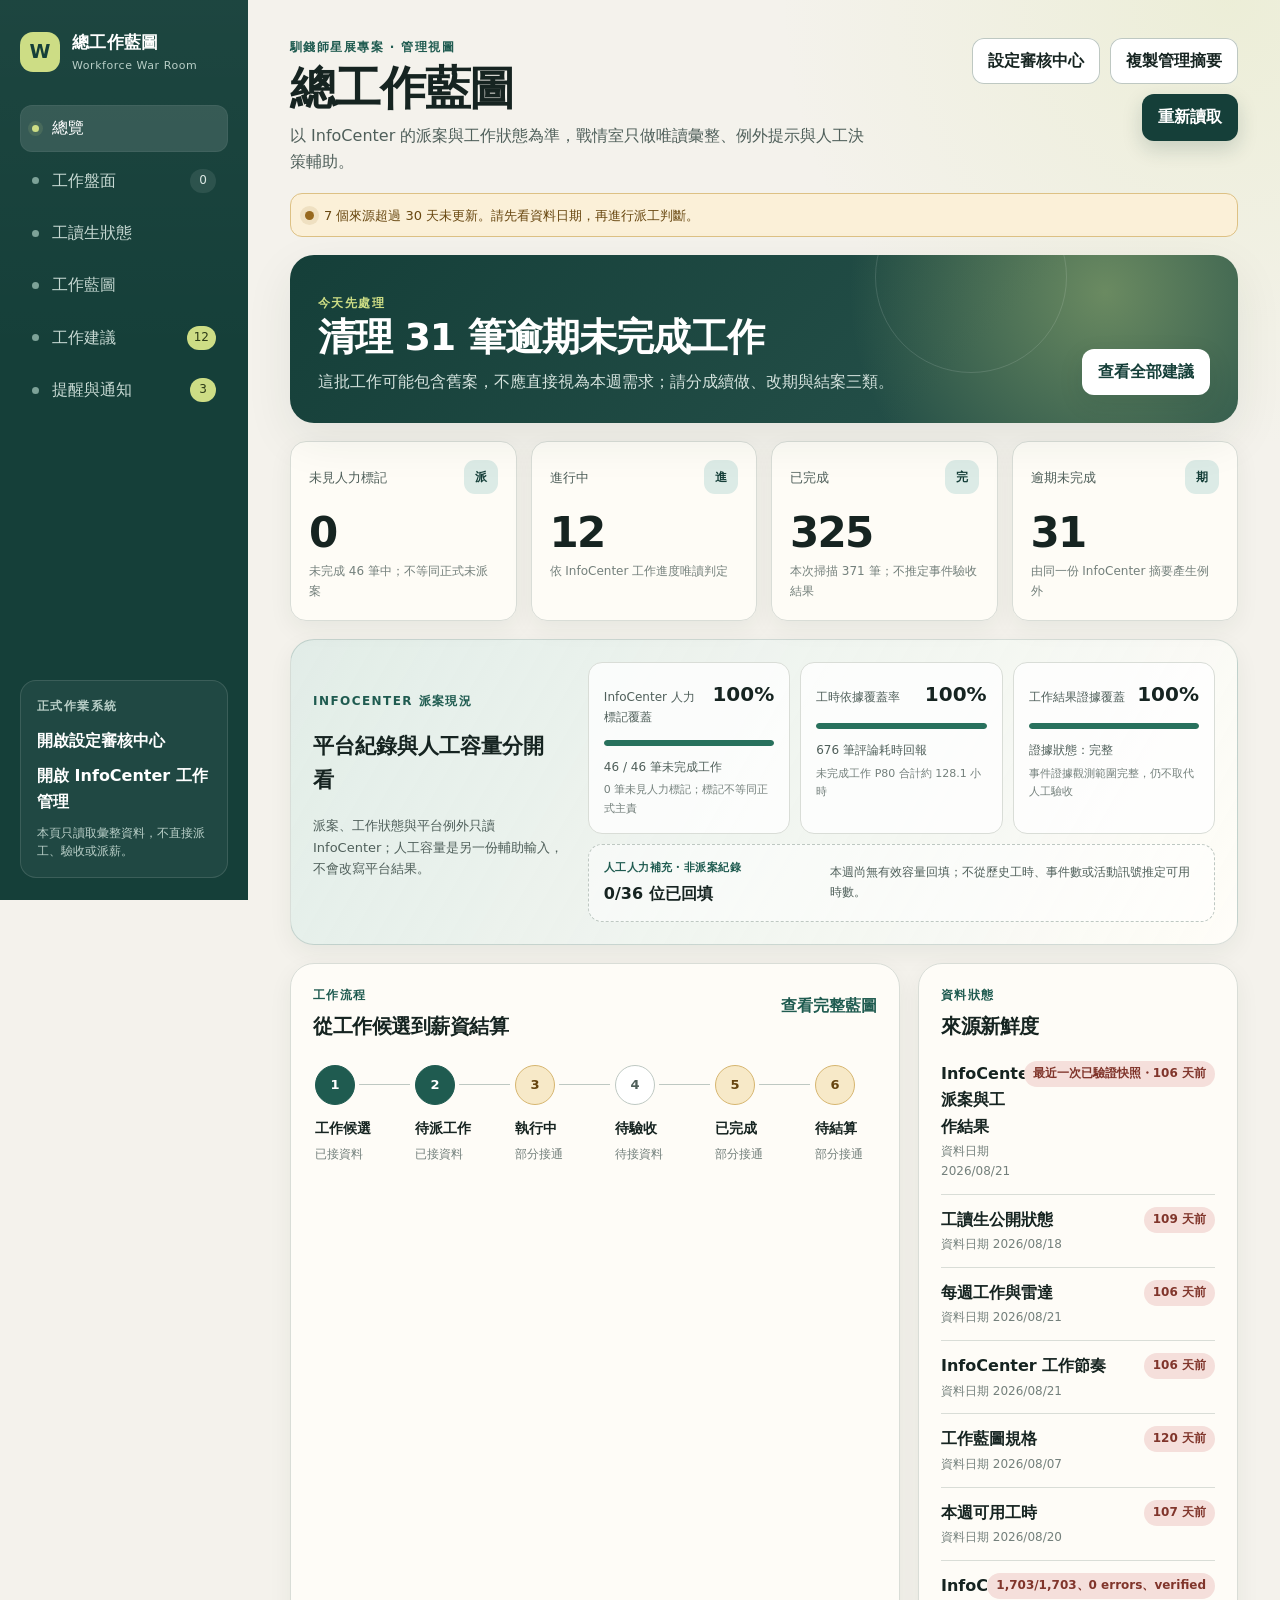
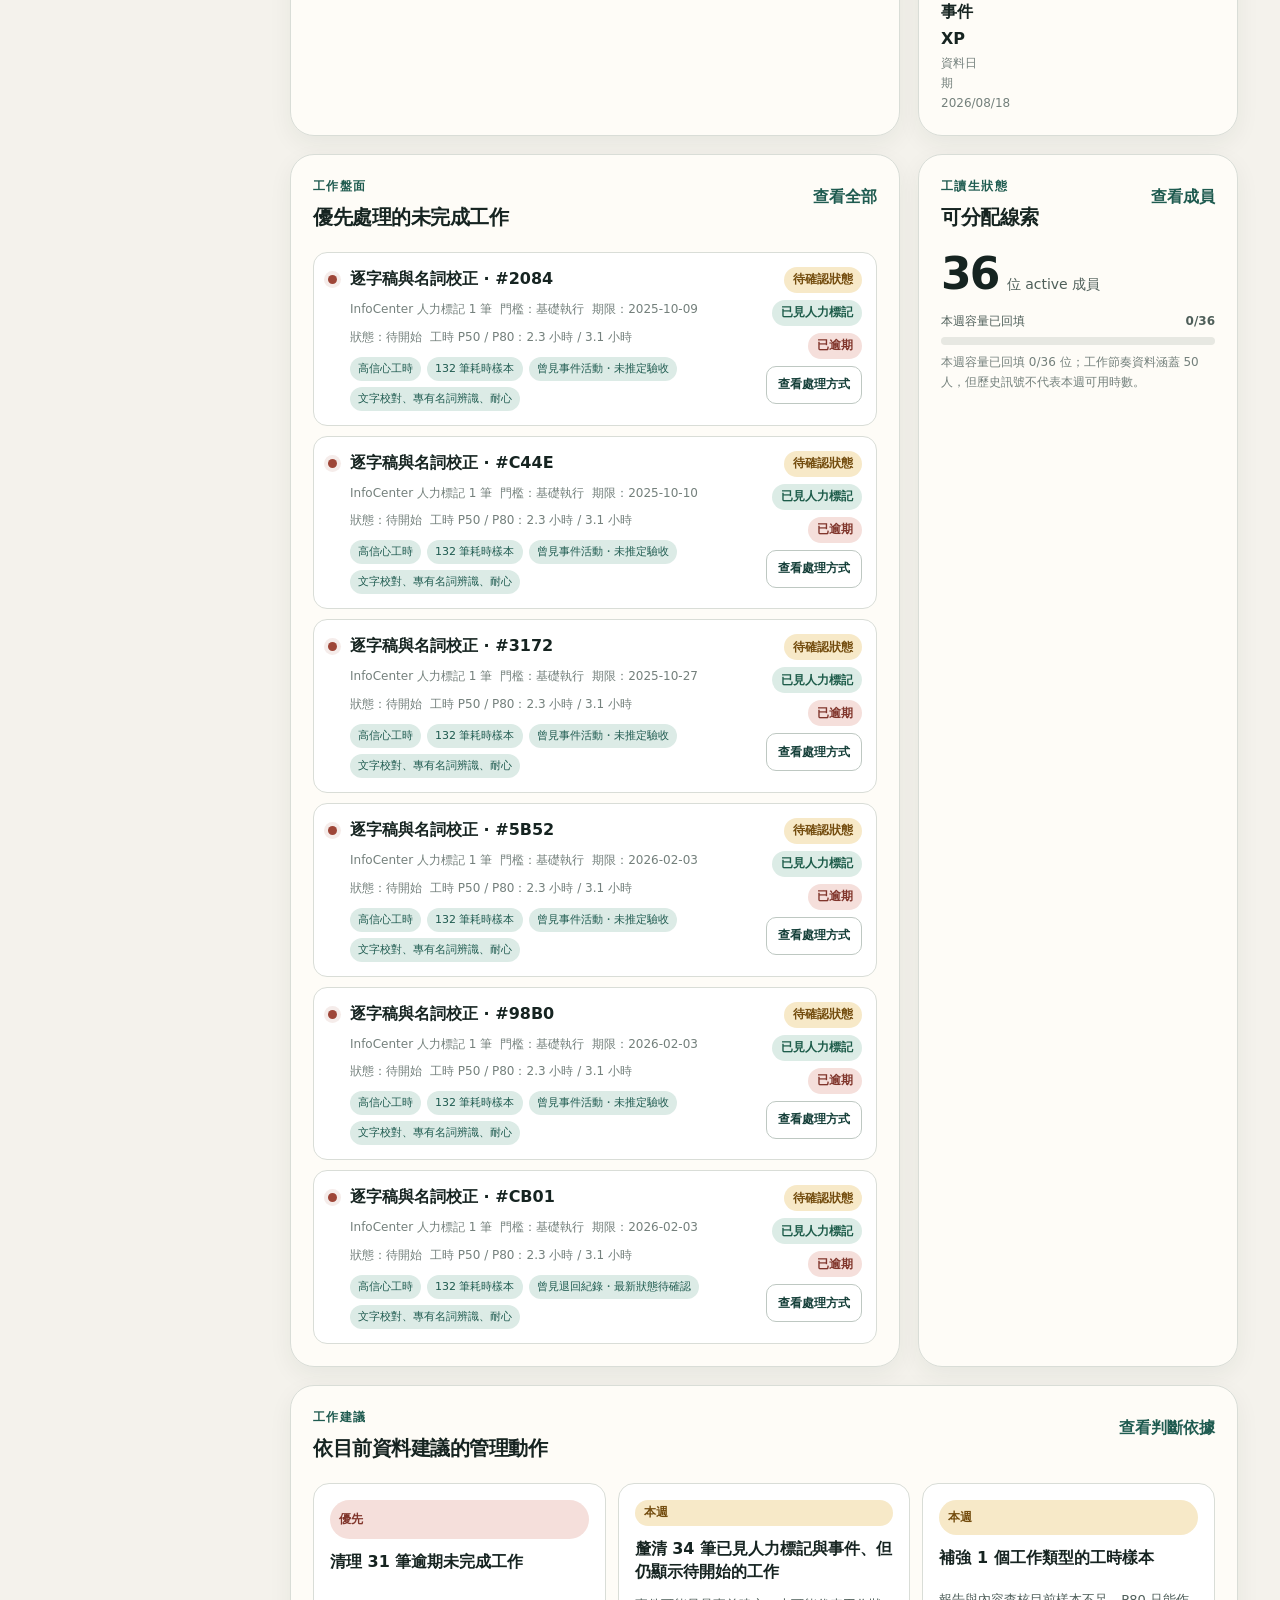
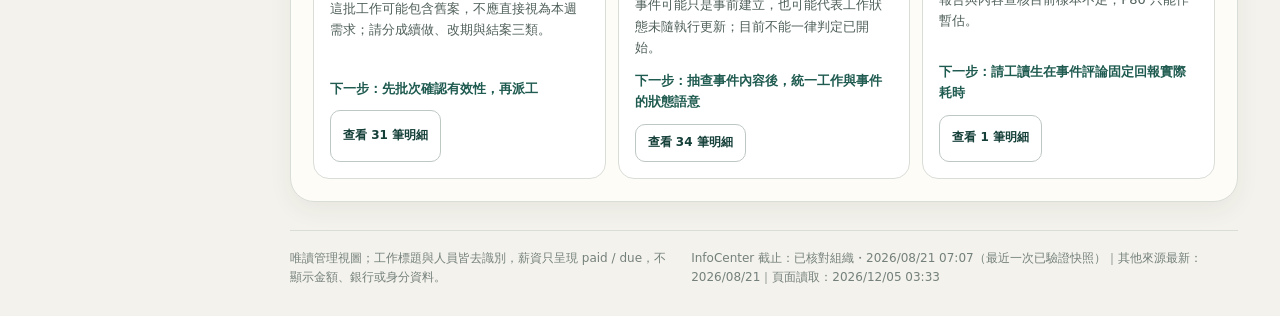
<file: index.html>
<!doctype html>
<html lang="zh-Hant">
<head>
  <meta charset="utf-8">
  <meta name="viewport" content="width=device-width, initial-scale=1">
  <meta name="robots" content="noindex,nofollow,noarchive">
  <meta name="color-scheme" content="light">
  <meta name="theme-color" content="#153f39">
  <title>總工作藍圖｜Workforce War Room</title>
  <link rel="icon" href="data:image/svg+xml,%3Csvg xmlns='http://www.w3.org/2000/svg' viewBox='0 0 64 64'%3E%3Crect width='64' height='64' rx='18' fill='%23153f39'/%3E%3Cpath d='M15 18h9l5 26h6l5-26h9L41 51H23z' fill='%23cddd85'/%3E%3C/svg%3E">
  <link rel="stylesheet" href="./dashboard.css">
  <script src="./event-experience-policy.js" defer></script>
  <script src="./dashboard.js" defer></script>
</head>
<body>
  <a class="skip-link" href="#mainContent">跳到主要內容</a>

  <div class="app-shell">
    <aside class="sidebar" aria-label="主要導覽">
      <a class="brand" href="#overview" aria-label="總工作藍圖首頁">
        <span class="brand-mark" aria-hidden="true">W</span>
        <span>
          <strong>總工作藍圖</strong>
          <small>Workforce War Room</small>
        </span>
      </a>

      <nav class="primary-nav" role="tablist" aria-label="管理視圖">
        <button class="nav-item is-active" id="tab-overview" type="button" role="tab" aria-selected="true" aria-controls="overview" data-view="overview">
          <span class="nav-dot" aria-hidden="true"></span>
          <span>總覽</span>
        </button>
        <button class="nav-item" id="tab-dispatch" type="button" role="tab" aria-selected="false" aria-controls="dispatch" data-view="dispatch">
          <span class="nav-dot" aria-hidden="true"></span>
          <span>工作盤面</span>
          <span class="nav-count" id="navDispatchCount">—</span>
        </button>
        <button class="nav-item" id="tab-people" type="button" role="tab" aria-selected="false" aria-controls="people" data-view="people">
          <span class="nav-dot" aria-hidden="true"></span>
          <span>工讀生狀態</span>
        </button>
        <button class="nav-item" id="tab-blueprint" type="button" role="tab" aria-selected="false" aria-controls="blueprint" data-view="blueprint">
          <span class="nav-dot" aria-hidden="true"></span>
          <span>工作藍圖</span>
        </button>
        <button class="nav-item" id="tab-recommendations" type="button" role="tab" aria-selected="false" aria-controls="recommendations" data-view="recommendations">
          <span class="nav-dot" aria-hidden="true"></span>
          <span>工作建議</span>
          <span class="nav-count nav-count-alert" id="navRecommendationCount">—</span>
        </button>
        <button class="nav-item" id="tab-notifications" type="button" role="tab" aria-selected="false" aria-controls="notifications" data-view="notifications">
          <span class="nav-dot" aria-hidden="true"></span>
          <span>提醒與通知</span>
          <span class="nav-count nav-count-alert" id="navNotificationCount">—</span>
        </button>
      </nav>

      <div class="sidebar-footer">
        <p class="eyebrow">正式作業系統</p>
        <div class="sidebar-links">
          <a class="sidebar-link" href="./local-spec/">開啟設定審核中心</a>
          <a class="sidebar-link" href="https://www.egroup-infocenter.com/me/work?tab=list" target="_blank" rel="noreferrer">開啟 InfoCenter 工作管理</a>
        </div>
        <p>本頁只讀取彙整資料，不直接派工、驗收或派薪。</p>
      </div>
    </aside>

    <main id="mainContent" class="main-content">
      <header class="page-header">
        <div>
          <p class="eyebrow">馴錢師星展專案 · 管理視圖</p>
          <h1>總工作藍圖</h1>
          <p class="page-summary">以 InfoCenter 的派案與工作狀態為準，戰情室只做唯讀彙整、例外提示與人工決策輔助。</p>
        </div>
        <div class="header-actions">
          <a class="button button-secondary" href="./local-spec/">設定審核中心</a>
          <button class="button button-secondary" type="button" id="copyBriefButton">複製管理摘要</button>
          <button class="button button-primary" type="button" id="reloadButton">重新讀取</button>
        </div>
      </header>

      <div class="source-strip" id="sourceStrip" aria-live="polite">
        <span class="source-pulse" aria-hidden="true"></span>
        <span>正在讀取資料來源…</span>
      </div>

      <section id="overview" class="view-section" role="tabpanel" aria-labelledby="tab-overview">
        <section class="priority-banner" id="priorityBanner" aria-live="polite">
          <div>
            <p class="eyebrow">今天先處理</p>
            <h2>正在整理優先事項</h2>
            <p>系統會依逾期工作、資料日期與追蹤狀態排序。</p>
          </div>
          <button class="button button-light" type="button" data-go-view="recommendations">查看全部建議</button>
        </section>

        <section class="metric-grid" id="metricGrid" aria-label="核心指標"></section>

        <section class="coverage-board" aria-labelledby="coverageTitle">
          <div class="coverage-board-copy">
            <p class="eyebrow">InfoCenter 派案現況</p>
            <h2 id="coverageTitle">平台紀錄與人工容量分開看</h2>
            <p>派案、工作狀態與平台例外只讀 InfoCenter；人工容量是另一份輔助輸入，不會改寫平台結果。</p>
          </div>
          <div class="coverage-board-data">
            <div class="coverage-grid" id="coverageGrid"></div>
            <aside class="capacity-advisory" id="capacityAdvisory" aria-label="人工人力補充"></aside>
          </div>
        </section>

        <div class="overview-grid">
          <article class="panel panel-wide">
            <div class="panel-header">
              <div>
                <p class="eyebrow">工作流程</p>
                <h2>從工作候選到薪資結算</h2>
              </div>
              <button class="text-button" type="button" data-go-view="blueprint">查看完整藍圖</button>
            </div>
            <div class="workflow-lane" id="overviewWorkflow"></div>
          </article>

          <article class="panel">
            <div class="panel-header">
              <div>
                <p class="eyebrow">資料狀態</p>
                <h2>來源新鮮度</h2>
              </div>
            </div>
            <div class="source-list" id="sourceList"></div>
          </article>

          <article class="panel panel-wide">
            <div class="panel-header">
              <div>
                <p class="eyebrow">工作盤面</p>
                <h2>優先處理的未完成工作</h2>
              </div>
              <button class="text-button" type="button" data-go-view="dispatch">查看全部</button>
            </div>
            <div class="task-list" id="overviewTaskList"></div>
          </article>

          <article class="panel">
            <div class="panel-header">
              <div>
                <p class="eyebrow">工讀生狀態</p>
                <h2>可分配線索</h2>
              </div>
              <button class="text-button" type="button" data-go-view="people">查看成員</button>
            </div>
            <div id="peopleSnapshot"></div>
          </article>

          <article class="panel panel-full">
            <div class="panel-header">
              <div>
                <p class="eyebrow">工作建議</p>
                <h2>依目前資料建議的管理動作</h2>
              </div>
              <button class="text-button" type="button" data-go-view="recommendations">查看判斷依據</button>
            </div>
            <div class="recommendation-grid" id="overviewRecommendations"></div>
          </article>
        </div>
      </section>

      <section id="dispatch" class="view-section is-hidden" role="tabpanel" aria-labelledby="tab-dispatch">
        <div class="section-heading">
          <div>
            <p class="eyebrow">InfoCenter 唯讀工作盤面</p>
            <h2>依 InfoCenter 狀態、標記缺口、期限與工時信心排序</h2>
            <p>標題以工作類型與匿名代碼顯示；目前摘要只有人力標記計數，不等同正式主責。派案與工作結果請回到 InfoCenter 確認。</p>
          </div>
          <a class="button button-primary" href="https://www.egroup-infocenter.com/me/work?tab=list" target="_blank" rel="noreferrer">到 InfoCenter 派工</a>
        </div>

        <div class="filter-bar" role="group" aria-label="InfoCenter 工作篩選">
          <button class="filter-chip is-active" type="button" data-task-filter="active">未完成</button>
          <button class="filter-chip" type="button" data-task-filter="conflict">需確認</button>
          <button class="filter-chip" type="button" data-task-filter="unassigned">未見人力標記</button>
          <button class="filter-chip" type="button" data-task-filter="overdue">已逾期</button>
          <button class="filter-chip" type="button" data-task-filter="in_progress">進行中</button>
          <button class="filter-chip" type="button" data-task-filter="completed">已完成</button>
        </div>

        <div class="task-list task-list-expanded" id="dispatchTaskList"></div>
      </section>

      <section id="people" class="view-section is-hidden" role="tabpanel" aria-labelledby="tab-people">
        <div class="section-heading">
          <div>
            <p class="eyebrow">工讀生狀態</p>
            <h2>以公開安全快照掌握人力</h2>
            <p>只顯示 active 成員的遮罩姓名、遮罩 Email 與營運狀態；暫停成員不列入本頁或派工建議。</p>
          </div>
          <a class="button button-secondary" href="/talent-pool/index.html">開啟人才庫</a>
        </div>

        <div class="people-toolbar people-toolbar-search-only">
          <label class="search-field">
            <span>搜尋成員</span>
            <input id="peopleSearch" type="search" autocomplete="off" placeholder="輸入遮罩姓名或 Email">
          </label>
        </div>

        <div class="people-summary-grid" id="peopleSummaryGrid"></div>
        <section class="level-guide" aria-labelledby="levelGuideTitle">
          <div class="level-guide-heading">
            <div>
              <p class="eyebrow">四軸知能框架</p>
              <h3 id="levelGuideTitle">以四類知能指數比對工作與人員</h3>
            </div>
            <p>社工、財務、AI 與馴錢師知能各自累積證據；指數協助產生適配候選，正式派工仍需確認成果品質與本週容量。</p>
          </div>
          <div class="level-guide-grid" id="levelGuideGrid"></div>
          <div class="capability-evidence-note" id="capabilityEvidenceNote"></div>
          <div class="experience-policy-grid" id="experiencePolicyGrid"></div>
          <div class="capability-rules-grid">
            <article class="speech-classification" aria-labelledby="speechClassificationTitle">
              <span class="section-kicker">語音轉文字</span>
              <h4 id="speechClassificationTitle">主能力與內容輔助證據</h4>
              <div id="speechClassification"></div>
            </article>
            <div class="capability-policy-grid" id="capabilityPolicyGrid"></div>
          </div>
          <div class="capacity-method-note">
            <strong>歷史資料可以估工作需求，不能直接等同本週有空。</strong>
            <p>已完成事件的實際耗時可產生工作類型 P50／P80；個人本週可用工時仍應由本人或管理者每週回填。若要使用歷史資料，只能另列為「歷史投入參考」，不可自動變成可派容量。</p>
          </div>
        </section>
        <div class="people-grid" id="peopleGrid"></div>
      </section>

      <section id="blueprint" class="view-section is-hidden" role="tabpanel" aria-labelledby="tab-blueprint">
        <div class="section-heading">
          <div>
            <p class="eyebrow">完整工作藍圖</p>
            <h2>工作、事件、驗收與薪資的共用骨架</h2>
            <p>藍圖定義每一階段的正式紀錄位置、完成條件與目前資料接通狀態。</p>
          </div>
          <div class="header-actions">
            <a class="button button-secondary" href="https://www.egroup-infocenter.com/me/work?tab=templates" target="_blank" rel="noreferrer">工作範本</a>
            <a class="button button-secondary" href="https://www.egroup-infocenter.com/me/event/events?tab=dynamicColumnTemplate" target="_blank" rel="noreferrer">事件範本</a>
          </div>
        </div>

        <div class="workflow-lane workflow-lane-detailed" id="blueprintWorkflow"></div>

        <div class="section-heading compact-heading">
          <div>
            <p class="eyebrow">工作域</p>
            <h2>可建立的標準工作範本</h2>
          </div>
        </div>
        <div class="domain-grid" id="domainGrid"></div>
      </section>

      <section id="recommendations" class="view-section is-hidden" role="tabpanel" aria-labelledby="tab-recommendations">
        <div class="section-heading">
          <div>
            <p class="eyebrow">工作建議</p>
            <h2>只處理需要判斷的例外</h2>
            <p>建議依 InfoCenter 工作狀態、逾期、派工覆蓋與評論工時樣本產生；不會自動建立或修改資料。</p>
          </div>
          <button class="button button-primary" type="button" id="copyRecommendationButton">複製建議清單</button>
        </div>

        <div class="recommendation-list" id="recommendationList"></div>

        <article class="panel approval-panel">
          <div>
            <p class="eyebrow">寫入邊界</p>
            <h2>建議先審核，再到正式系統操作</h2>
            <p>Codex可以盤點、推薦與整理草稿；建立工作、派工、驗收、結算與派薪仍由你逐批核准。</p>
          </div>
          <a class="button button-primary" href="https://www.egroup-infocenter.com/me/work?tab=list" target="_blank" rel="noreferrer">開啟正式工作管理</a>
        </article>
      </section>

      <section id="notifications" class="view-section is-hidden" role="tabpanel" aria-labelledby="tab-notifications">
        <div class="section-heading">
          <div>
            <p class="eyebrow">提醒與通知</p>
            <h2>先看需要追蹤的營運例外</h2>
            <p>集中顯示逾期提醒、資料回填、隱私與發布風險；公開頁只呈現彙總與遮罩身分，不公開完整姓名、原始工作標題或薪資資訊。</p>
          </div>
          <button class="button button-primary" type="button" id="copyNotificationButton">複製提醒摘要</button>
        </div>

        <div class="notification-summary" id="notificationSummary" aria-live="polite"></div>
        <div class="notification-list" id="notificationList"></div>

        <article class="panel notification-boundary">
          <div>
            <p class="eyebrow">公開邊界</p>
            <h2>人員與工作明細留在私有報告</h2>
            <p>每週提醒可列出未完成人員與工作標題，但不會把這些明細放上公開戰情室；正式修改仍回到 InfoCenter。</p>
          </div>
          <a class="button button-primary" href="https://www.egroup-infocenter.com/me/work?tab=list" target="_blank" rel="noreferrer">開啟 InfoCenter 工作管理</a>
        </article>
      </section>

      <footer class="page-footer">
        <p>唯讀管理視圖；工作標題與人員皆去識別，薪資只呈現 paid / due，不顯示金額、銀行或身分資料。</p>
        <p id="footerTimestamp">尚未完成資料讀取</p>
      </footer>
    </main>
  </div>

  <dialog class="task-dialog" id="taskDetailDialog">
    <div class="task-dialog-head">
      <div>
        <p class="eyebrow">安全處理指引</p>
        <h2 id="taskDetailTitle">工作摘要</h2>
      </div>
      <button class="task-dialog-close" id="closeTaskDetail" type="button" aria-label="關閉">×</button>
    </div>
    <div class="task-dialog-body" id="taskDetailBody"></div>
    <div class="task-dialog-actions">
      <button class="button button-secondary" id="copyTaskLocator" type="button">複製查找摘要</button>
      <a class="button button-primary" href="https://www.egroup-infocenter.com/me/work?tab=list" target="_blank" rel="noreferrer">開啟 InfoCenter 工作清單</a>
    </div>
  </dialog>

  <dialog class="task-dialog recommendation-dialog" id="recommendationDetailDialog">
    <div class="task-dialog-head">
      <div>
        <p class="eyebrow">系統修正明細</p>
        <h2 id="recommendationDetailTitle">工作建議</h2>
      </div>
      <button class="task-dialog-close" id="closeRecommendationDetail" type="button" aria-label="關閉">×</button>
    </div>
    <div class="task-dialog-body">
      <p class="recommendation-detail-summary" id="recommendationDetailSummary"></p>
      <div class="recommendation-detail-list" id="recommendationDetailBody"></div>
    </div>
    <div class="task-dialog-actions">
      <button class="button button-secondary" id="goToRecommendationTasks" type="button">到工作盤面篩選</button>
      <button class="button button-secondary" id="copyRecommendationDetail" type="button">複製修正清單</button>
      <a class="button button-primary" id="recommendationSystemLink" href="https://www.egroup-infocenter.com/me/work?tab=list" target="_blank" rel="noreferrer">開啟 InfoCenter 工作清單</a>
    </div>
  </dialog>

  <div class="toast" id="toast" role="status" aria-live="polite"></div>
</body>
</html>
</file>
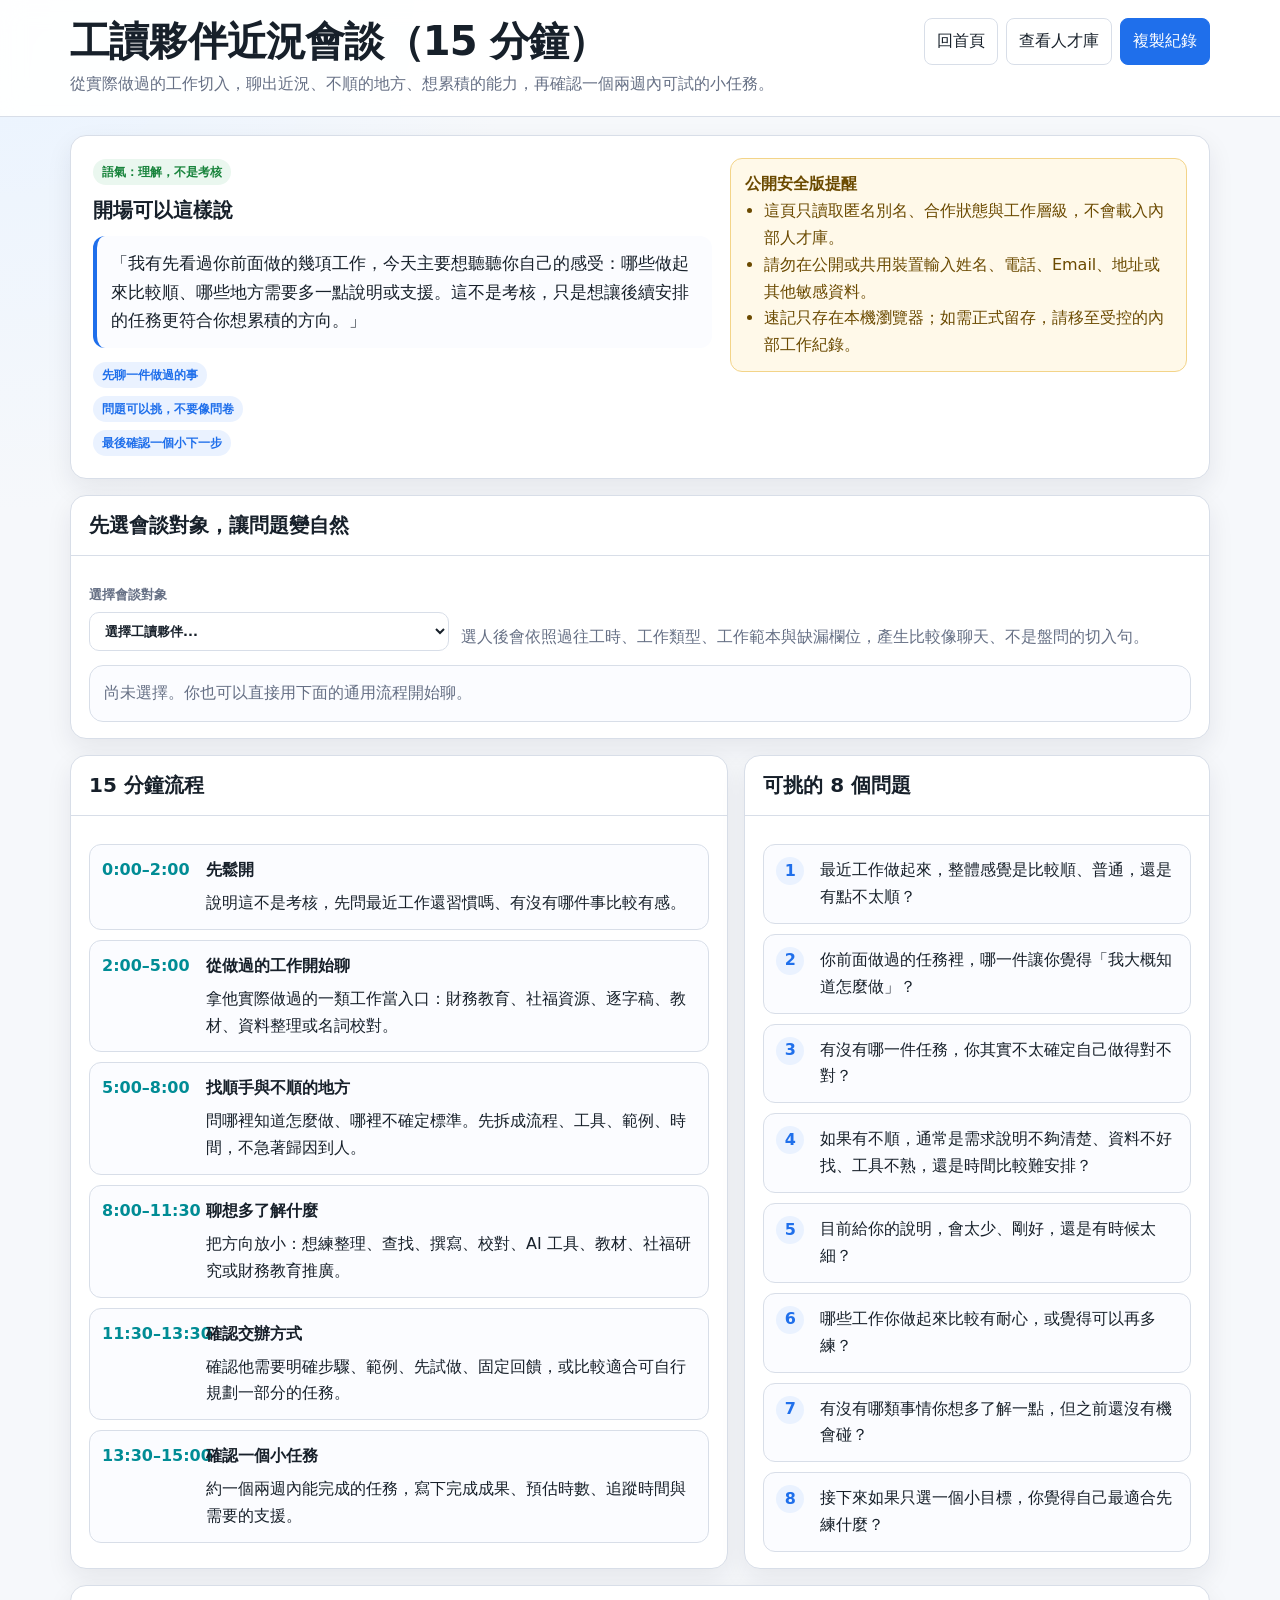
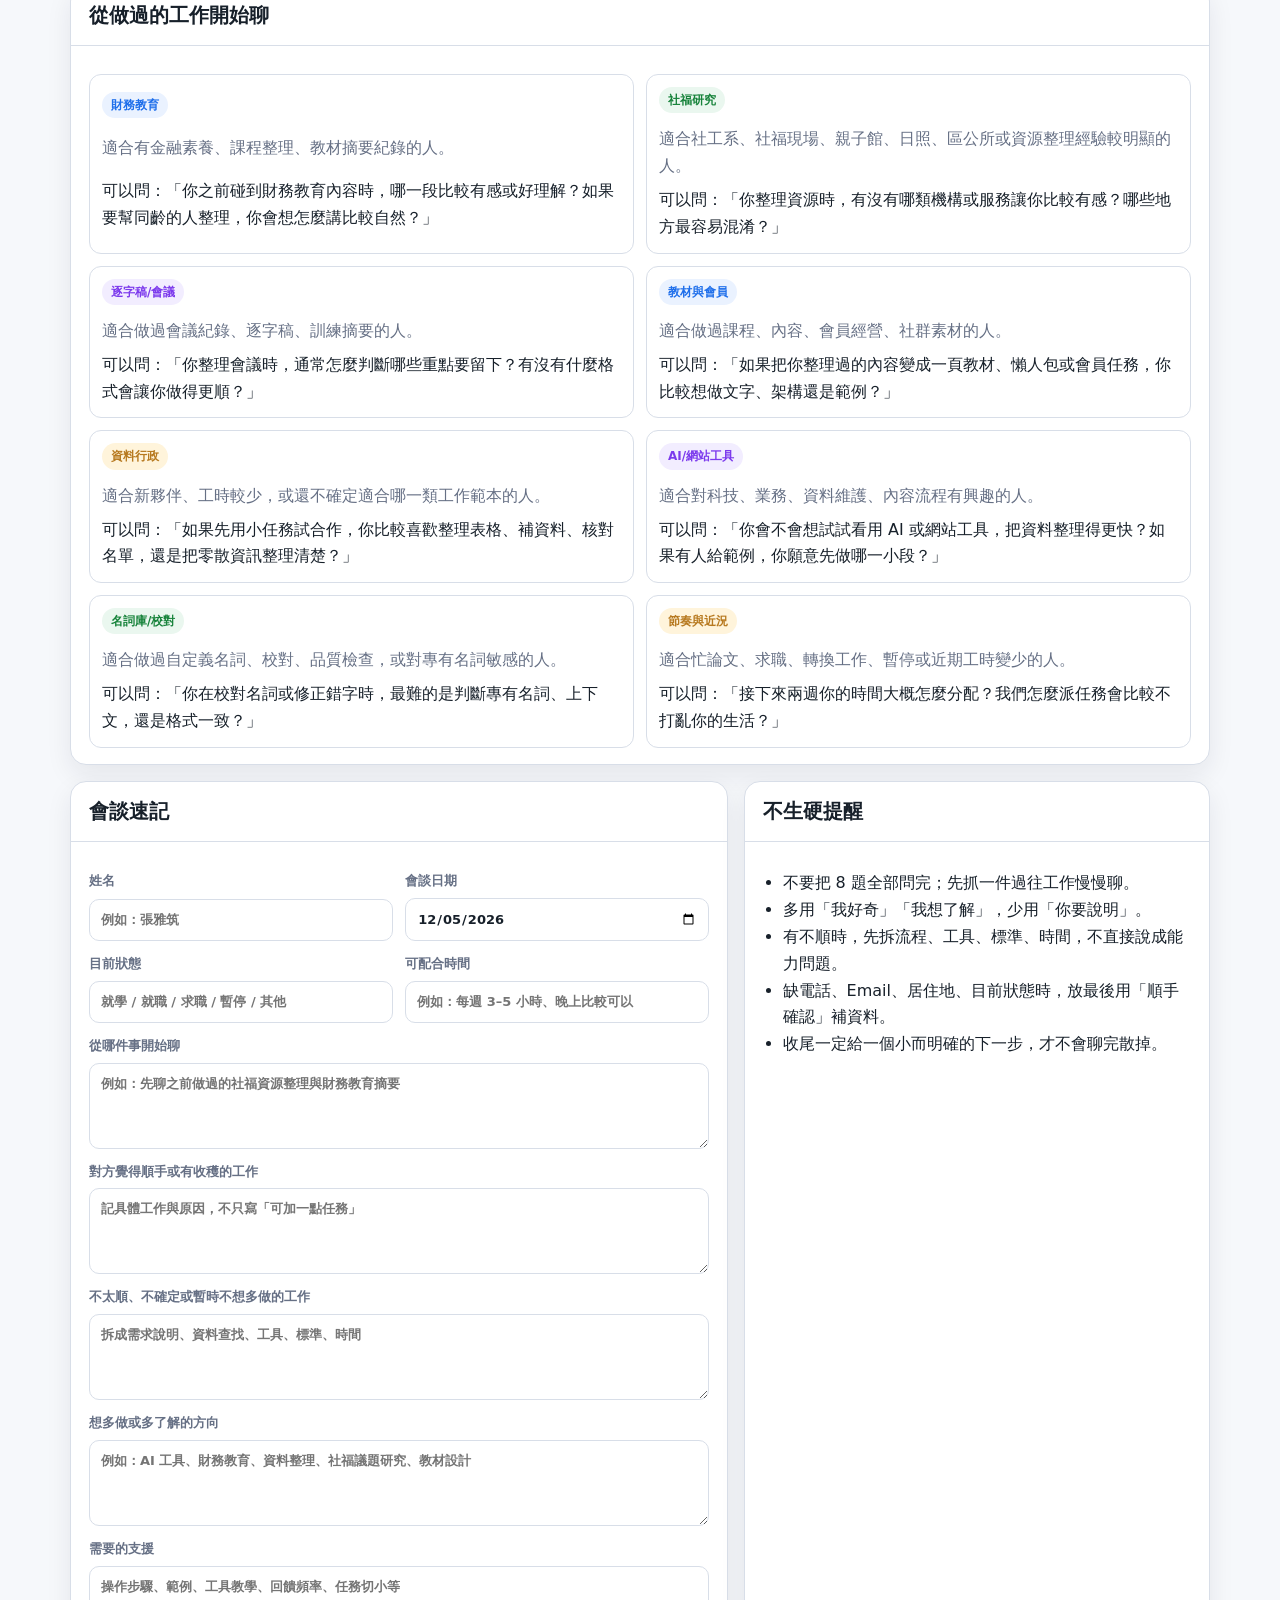
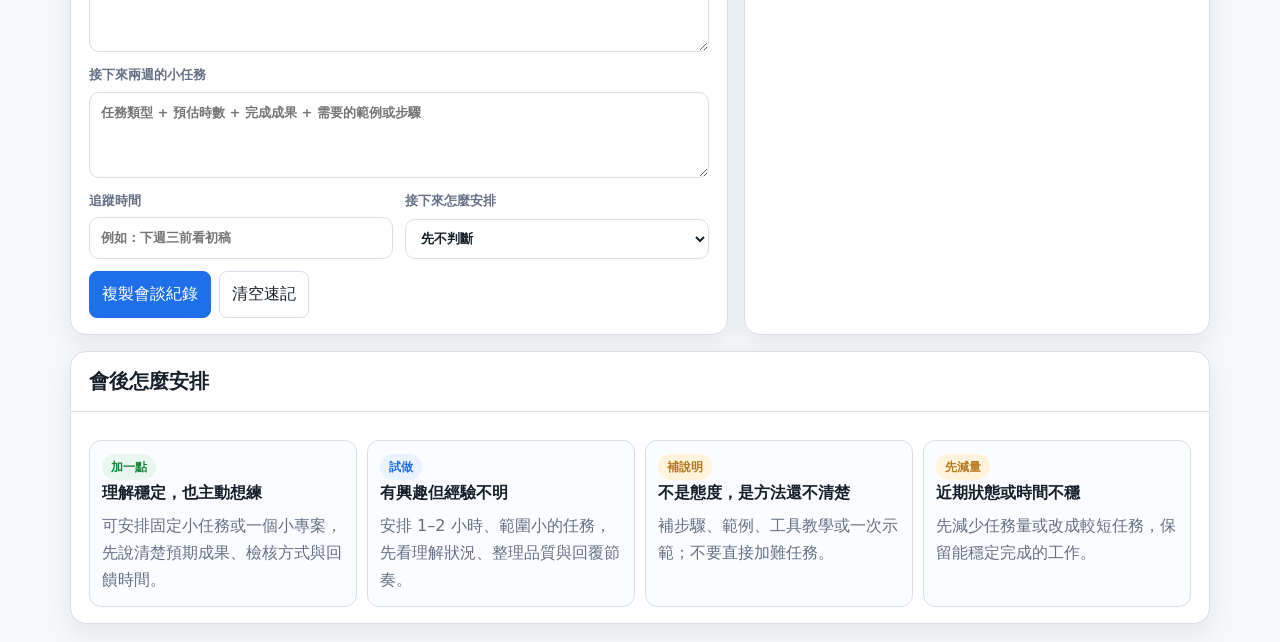
<file: intern-interviews/index.html>
<!doctype html>
<html lang="zh-Hant">
<head>
  <meta charset="utf-8">
  <meta name="viewport" content="width=device-width, initial-scale=1">
  <meta name="robots" content="noindex,nofollow,noarchive">
  <title>工讀夥伴近況會談（15 分鐘）</title>
  <style>
    :root {
      --ink: #17202a;
      --muted: #667085;
      --line: #d8dee8;
      --panel: #ffffff;
      --bg: #f6f8fb;
      --blue: #1f6feb;
      --cyan: #008c95;
      --green: #17833b;
      --amber: #b7791f;
      --red: #c2410c;
      --purple: #7c3aed;
      --soft-blue: #eaf2ff;
      --soft-green: #eaf7ef;
      --soft-amber: #fff4db;
      --soft-purple: #f2edff;
      --shadow: 0 10px 26px rgba(20, 31, 48, .08);
    }

    * { box-sizing: border-box; }

    body {
      margin: 0;
      color: var(--ink);
      background: radial-gradient(circle at top left, #e9f3ff, transparent 32rem), var(--bg);
      font-family: "Microsoft JhengHei", "Noto Sans TC", system-ui, sans-serif;
      line-height: 1.68;
    }

    a { color: var(--blue); text-decoration: none; }
    a:hover { text-decoration: underline; }

    header {
      background: rgba(255, 255, 255, .92);
      backdrop-filter: blur(12px);
      border-bottom: 1px solid var(--line);
      position: sticky;
      top: 0;
      z-index: 10;
    }

    .header-inner,
    .wrap {
      max-width: 1180px;
      margin: 0 auto;
      padding: 18px 20px;
    }

    .header-inner {
      display: flex;
      justify-content: space-between;
      gap: 16px;
      align-items: flex-start;
    }

    h1 {
      margin: 0 0 6px;
      font-size: clamp(26px, 4vw, 40px);
      line-height: 1.18;
      letter-spacing: -.02em;
    }

    h2 { margin: 0 0 12px; font-size: 20px; line-height: 1.35; }
    h3 { margin: 0 0 6px; font-size: 16px; }
    p { margin: 0; }
    ul { margin: 0; padding-left: 1.2em; }

    .subtitle,
    .muted {
      color: var(--muted);
    }

    .toolbar {
      display: flex;
      flex-wrap: wrap;
      justify-content: flex-end;
      gap: 8px;
    }

    .tool,
    button.tool {
      min-height: 38px;
      border: 1px solid var(--line);
      border-radius: 8px;
      background: var(--panel);
      color: var(--ink);
      padding: 9px 12px;
      font: inherit;
      display: inline-flex;
      align-items: center;
      cursor: pointer;
    }

    .tool.primary {
      background: var(--blue);
      border-color: var(--blue);
      color: #fff;
    }

    .wrap { display: grid; gap: 16px; }

    .hero,
    .panel,
    .card {
      background: var(--panel);
      border: 1px solid var(--line);
      border-radius: 16px;
      box-shadow: var(--shadow);
    }

    .hero {
      padding: 22px;
      display: grid;
      grid-template-columns: minmax(0, 1.15fr) minmax(280px, .85fr);
      gap: 18px;
      align-items: start;
    }

    .hero-points,
    .stack {
      display: grid;
      gap: 8px;
      margin-top: 14px;
    }

    .quote {
      border-left: 4px solid var(--blue);
      background: #fbfcff;
      border-radius: 12px;
      padding: 13px 14px;
      font-size: 17px;
    }

    .badge {
      display: inline-flex;
      width: fit-content;
      align-items: center;
      min-height: 24px;
      padding: 3px 9px;
      border-radius: 999px;
      font-size: 12px;
      font-weight: 700;
      color: var(--blue);
      background: var(--soft-blue);
    }

    .badge.green { color: var(--green); background: var(--soft-green); }
    .badge.amber { color: var(--amber); background: var(--soft-amber); }
    .badge.purple { color: var(--purple); background: var(--soft-purple); }
    .badge.red { color: var(--red); background: #fff0e8; }

    .grid {
      display: grid;
      grid-template-columns: repeat(12, minmax(0, 1fr));
      gap: 16px;
    }

    .panel { overflow: hidden; }
    .panel.span-7 { grid-column: span 7; }
    .panel.span-6 { grid-column: span 6; }
    .panel.span-5 { grid-column: span 5; }
    .panel.span-12 { grid-column: span 12; }

    .panel h2 {
      padding: 16px 18px;
      border-bottom: 1px solid var(--line);
    }

    .panel-body {
      padding: 16px 18px;
      display: grid;
      gap: 14px;
    }

    .talent-picker {
      display: grid;
      grid-template-columns: minmax(220px, 360px) minmax(0, 1fr);
      gap: 12px;
      align-items: end;
    }

    .profile-card {
      border: 1px solid var(--line);
      border-radius: 14px;
      background: #fbfcff;
      padding: 14px;
      display: grid;
      gap: 12px;
    }

    .profile-head {
      display: flex;
      justify-content: space-between;
      flex-wrap: wrap;
      gap: 8px;
      align-items: flex-start;
    }

    .profile-head h3 {
      font-size: 22px;
      margin: 0;
    }

    .mini-grid {
      display: grid;
      grid-template-columns: repeat(4, minmax(0, 1fr));
      gap: 10px;
    }

    .mini {
      border: 1px solid var(--line);
      border-radius: 12px;
      background: #fff;
      padding: 10px;
      min-height: 72px;
    }

    .mini strong {
      display: block;
      font-size: 12px;
      color: var(--muted);
      margin-bottom: 3px;
    }

    .prompt-grid,
    .angle-grid {
      display: grid;
      grid-template-columns: repeat(2, minmax(0, 1fr));
      gap: 12px;
    }

    .prompt,
    .angle-card {
      border: 1px solid var(--line);
      border-radius: 12px;
      padding: 12px;
      background: #fff;
      display: grid;
      gap: 7px;
    }

    .angle-card h3,
    .prompt h3 {
      display: flex;
      gap: 8px;
      align-items: center;
    }

    .timeline {
      display: grid;
      gap: 10px;
    }

    .step {
      display: grid;
      grid-template-columns: 92px minmax(0, 1fr);
      gap: 12px;
      border: 1px solid var(--line);
      border-radius: 12px;
      padding: 12px;
      background: #fbfcff;
    }

    .time {
      font-weight: 800;
      color: var(--cyan);
      white-space: nowrap;
    }

    .question-list {
      display: grid;
      gap: 10px;
      counter-reset: question;
    }

    .question {
      counter-increment: question;
      display: grid;
      grid-template-columns: 34px minmax(0, 1fr);
      gap: 10px;
      align-items: start;
      border: 1px solid var(--line);
      border-radius: 12px;
      padding: 12px;
      background: #fbfcff;
    }

    .question::before {
      content: counter(question);
      display: grid;
      place-items: center;
      width: 28px;
      height: 28px;
      border-radius: 999px;
      background: var(--soft-blue);
      color: var(--blue);
      font-weight: 800;
    }

    .chips {
      display: flex;
      flex-wrap: wrap;
      gap: 8px;
    }

    .chip {
      border: 1px solid var(--line);
      border-radius: 999px;
      padding: 5px 10px;
      background: #fff;
      color: var(--muted);
      font-size: 13px;
    }

    .chip.strong {
      color: var(--blue);
      background: var(--soft-blue);
      border-color: #c9dcff;
      font-weight: 700;
    }

    .note-form {
      display: grid;
      gap: 12px;
    }

    .form-grid {
      display: grid;
      grid-template-columns: repeat(2, minmax(0, 1fr));
      gap: 12px;
    }

    label {
      display: grid;
      gap: 6px;
      color: var(--muted);
      font-size: 13px;
      font-weight: 700;
    }

    input,
    textarea,
    select {
      width: 100%;
      border: 1px solid var(--line);
      border-radius: 10px;
      padding: 10px 11px;
      background: #fff;
      color: var(--ink);
      font: inherit;
      line-height: 1.5;
    }

    textarea {
      min-height: 86px;
      resize: vertical;
    }

    .full { grid-column: 1 / -1; }

    .decision-grid {
      display: grid;
      grid-template-columns: repeat(auto-fit, minmax(190px, 1fr));
      gap: 10px;
    }

    .decision {
      border: 1px solid var(--line);
      border-radius: 12px;
      padding: 12px;
      background: #fbfcff;
    }

    .copy-status {
      min-height: 24px;
      color: var(--green);
      font-size: 13px;
    }

    .notice {
      border: 1px solid #f3d489;
      border-radius: 12px;
      background: #fff9e9;
      color: #6b4a00;
      padding: 12px 14px;
    }

    @media (max-width: 920px) {
      .header-inner,
      .hero,
      .talent-picker { display: block; }
      .toolbar { justify-content: flex-start; margin-top: 12px; }
      .panel.span-7,
      .panel.span-6,
      .panel.span-5,
      .panel.span-12 { grid-column: span 12; }
      .mini-grid,
      .prompt-grid,
      .angle-grid,
      .form-grid { grid-template-columns: 1fr; }
    }

    @media (max-width: 560px) {
      header { position: static; }
      .header-inner,
      .wrap { padding: 14px; }
      #copyNote { display: none; }
      .step { grid-template-columns: 1fr; }
      .question { grid-template-columns: 30px minmax(0, 1fr); }
      .profile-head { display: grid; }
    }
  </style>
</head>
<body>
  <header>
    <div class="header-inner">
      <div>
        <h1>工讀夥伴近況會談（15 分鐘）</h1>
        <p class="subtitle">從實際做過的工作切入，聊出近況、不順的地方、想累積的能力，再確認一個兩週內可試的小任務。</p>
      </div>
      <nav class="toolbar" aria-label="頁面導覽">
        <a class="tool" href="/">回首頁</a>
        <a class="tool" href="/talent-pool/index.html">查看人才庫</a>
        <button class="tool primary" type="button" id="copyNote">複製紀錄</button>
      </nav>
    </div>
  </header>

  <main class="wrap">
    <section class="hero">
      <div>
        <span class="badge green">語氣：理解，不是考核</span>
        <h2 style="margin-top:12px">開場可以這樣說</h2>
        <p class="quote">「我有先看過你前面做的幾項工作，今天主要想聽聽你自己的感受：哪些做起來比較順、哪些地方需要多一點說明或支援。這不是考核，只是想讓後續安排的任務更符合你想累積的方向。」</p>
        <div class="hero-points">
          <span class="badge">先聊一件做過的事</span>
          <span class="badge">問題可以挑，不要像問卷</span>
          <span class="badge">最後確認一個小下一步</span>
        </div>
      </div>
      <div class="notice">
        <strong>公開安全版提醒</strong>
        <ul>
          <li>這頁只讀取匿名別名、合作狀態與工作層級，不會載入內部人才庫。</li>
          <li>請勿在公開或共用裝置輸入姓名、電話、Email、地址或其他敏感資料。</li>
          <li>速記只存在本機瀏覽器；如需正式留存，請移至受控的內部工作紀錄。</li>
        </ul>
      </div>
    </section>

    <section class="grid">
      <article class="panel span-12">
        <h2>先選會談對象，讓問題變自然</h2>
        <div class="panel-body">
          <div class="talent-picker">
            <label>選擇會談對象
              <select id="talentSelect">
                <option value="">讀取人才庫中...</option>
              </select>
            </label>
            <p class="muted">選人後會依照過往工時、工作類型、工作範本與缺漏欄位，產生比較像聊天、不是盤問的切入句。</p>
          </div>
          <div id="talentCard" class="profile-card">
            <p class="muted">尚未選擇。你也可以直接用下面的通用流程開始聊。</p>
          </div>
        </div>
      </article>

      <article class="panel span-7">
        <h2>15 分鐘流程</h2>
        <div class="panel-body timeline">
          <div class="step">
            <div class="time">0:00–2:00</div>
            <div><h3>先鬆開</h3><p>說明這不是考核，先問最近工作還習慣嗎、有沒有哪件事比較有感。</p></div>
          </div>
          <div class="step">
            <div class="time">2:00–5:00</div>
            <div><h3>從做過的工作開始聊</h3><p>拿他實際做過的一類工作當入口：財務教育、社福資源、逐字稿、教材、資料整理或名詞校對。</p></div>
          </div>
          <div class="step">
            <div class="time">5:00–8:00</div>
            <div><h3>找順手與不順的地方</h3><p>問哪裡知道怎麼做、哪裡不確定標準。先拆成流程、工具、範例、時間，不急著歸因到人。</p></div>
          </div>
          <div class="step">
            <div class="time">8:00–11:30</div>
            <div><h3>聊想多了解什麼</h3><p>把方向放小：想練整理、查找、撰寫、校對、AI 工具、教材、社福研究或財務教育推廣。</p></div>
          </div>
          <div class="step">
            <div class="time">11:30–13:30</div>
            <div><h3>確認交辦方式</h3><p>確認他需要明確步驟、範例、先試做、固定回饋，或比較適合可自行規劃一部分的任務。</p></div>
          </div>
          <div class="step">
            <div class="time">13:30–15:00</div>
            <div><h3>確認一個小任務</h3><p>約一個兩週內能完成的任務，寫下完成成果、預估時數、追蹤時間與需要的支援。</p></div>
          </div>
        </div>
      </article>

      <article class="panel span-5">
        <h2>可挑的 8 個問題</h2>
        <div class="panel-body question-list">
          <div class="question"><p>最近工作做起來，整體感覺是比較順、普通，還是有點不太順？</p></div>
          <div class="question"><p>你前面做過的任務裡，哪一件讓你覺得「我大概知道怎麼做」？</p></div>
          <div class="question"><p>有沒有哪一件任務，你其實不太確定自己做得對不對？</p></div>
          <div class="question"><p>如果有不順，通常是需求說明不夠清楚、資料不好找、工具不熟，還是時間比較難安排？</p></div>
          <div class="question"><p>目前給你的說明，會太少、剛好，還是有時候太細？</p></div>
          <div class="question"><p>哪些工作你做起來比較有耐心，或覺得可以再多練？</p></div>
          <div class="question"><p>有沒有哪類事情你想多了解一點，但之前還沒有機會碰？</p></div>
          <div class="question"><p>接下來如果只選一個小目標，你覺得自己最適合先練什麼？</p></div>
        </div>
      </article>

      <article class="panel span-12">
        <h2>從做過的工作開始聊</h2>
        <div class="panel-body angle-grid">
          <div class="angle-card">
            <h3><span class="badge">財務教育</span></h3>
            <p class="muted">適合有金融素養、課程整理、教材摘要紀錄的人。</p>
            <p>可以問：「你之前碰到財務教育內容時，哪一段比較有感或好理解？如果要幫同齡的人整理，你會想怎麼講比較自然？」</p>
          </div>
          <div class="angle-card">
            <h3><span class="badge green">社福研究</span></h3>
            <p class="muted">適合社工系、社福現場、親子館、日照、區公所或資源整理經驗較明顯的人。</p>
            <p>可以問：「你整理資源時，有沒有哪類機構或服務讓你比較有感？哪些地方最容易混淆？」</p>
          </div>
          <div class="angle-card">
            <h3><span class="badge purple">逐字稿/會議</span></h3>
            <p class="muted">適合做過會議紀錄、逐字稿、訓練摘要的人。</p>
            <p>可以問：「你整理會議時，通常怎麼判斷哪些重點要留下？有沒有什麼格式會讓你做得更順？」</p>
          </div>
          <div class="angle-card">
            <h3><span class="badge">教材與會員</span></h3>
            <p class="muted">適合做過課程、內容、會員經營、社群素材的人。</p>
            <p>可以問：「如果把你整理過的內容變成一頁教材、懶人包或會員任務，你比較想做文字、架構還是範例？」</p>
          </div>
          <div class="angle-card">
            <h3><span class="badge amber">資料行政</span></h3>
            <p class="muted">適合新夥伴、工時較少，或還不確定適合哪一類工作範本的人。</p>
            <p>可以問：「如果先用小任務試合作，你比較喜歡整理表格、補資料、核對名單，還是把零散資訊整理清楚？」</p>
          </div>
          <div class="angle-card">
            <h3><span class="badge purple">AI/網站工具</span></h3>
            <p class="muted">適合對科技、業務、資料維護、內容流程有興趣的人。</p>
            <p>可以問：「你會不會想試試看用 AI 或網站工具，把資料整理得更快？如果有人給範例，你願意先做哪一小段？」</p>
          </div>
          <div class="angle-card">
            <h3><span class="badge green">名詞庫/校對</span></h3>
            <p class="muted">適合做過自定義名詞、校對、品質檢查，或對專有名詞敏感的人。</p>
            <p>可以問：「你在校對名詞或修正錯字時，最難的是判斷專有名詞、上下文，還是格式一致？」</p>
          </div>
          <div class="angle-card">
            <h3><span class="badge amber">節奏與近況</span></h3>
            <p class="muted">適合忙論文、求職、轉換工作、暫停或近期工時變少的人。</p>
            <p>可以問：「接下來兩週你的時間大概怎麼分配？我們怎麼派任務會比較不打亂你的生活？」</p>
          </div>
        </div>
      </article>

      <article class="panel span-7">
        <h2>會談速記</h2>
        <div class="panel-body">
          <form class="note-form" id="noteForm">
            <div class="form-grid">
              <label>姓名
                <input name="name" autocomplete="off" placeholder="例如：張雅筑">
              </label>
              <label>會談日期
                <input name="date" type="date">
              </label>
              <label>目前狀態
                <input name="status" placeholder="就學 / 就職 / 求職 / 暫停 / 其他">
              </label>
              <label>可配合時間
                <input name="availability" placeholder="例如：每週 3–5 小時、晚上比較可以">
              </label>
              <label class="full">從哪件事開始聊
                <textarea name="startedFrom" placeholder="例如：先聊之前做過的社福資源整理與財務教育摘要"></textarea>
              </label>
              <label class="full">對方覺得順手或有收穫的工作
                <textarea name="strengths" placeholder="記具體工作與原因，不只寫「可加一點任務」"></textarea>
              </label>
              <label class="full">不太順、不確定或暫時不想多做的工作
                <textarea name="frictions" placeholder="拆成需求說明、資料查找、工具、標準、時間"></textarea>
              </label>
              <label class="full">想多做或多了解的方向
                <textarea name="interests" placeholder="例如：AI 工具、財務教育、資料整理、社福議題研究、教材設計"></textarea>
              </label>
              <label class="full">需要的支援
                <textarea name="support" placeholder="操作步驟、範例、工具教學、回饋頻率、任務切小等"></textarea>
              </label>
              <label class="full">接下來兩週的小任務
                <textarea name="nextTask" placeholder="任務類型 + 預估時數 + 完成成果 + 需要的範例或步驟"></textarea>
              </label>
              <label>追蹤時間
                <input name="followUp" placeholder="例如：下週三前看初稿">
              </label>
              <label>接下來怎麼安排
                <select name="decision">
                  <option value="">先不判斷</option>
                  <option>可加一點任務</option>
                  <option>先小任務試做</option>
                  <option>先補說明或範例</option>
                  <option>近期先減量</option>
                </select>
              </label>
            </div>
            <div class="toolbar" style="justify-content:flex-start">
              <button class="tool primary" type="button" id="copyNoteBottom">複製會談紀錄</button>
              <button class="tool" type="button" id="clearNote">清空速記</button>
              <span class="copy-status" id="copyStatus" aria-live="polite"></span>
            </div>
          </form>
        </div>
      </article>

      <article class="panel span-5">
        <h2>不生硬提醒</h2>
        <div class="panel-body">
          <ul>
            <li>不要把 8 題全部問完；先抓一件過往工作慢慢聊。</li>
            <li>多用「我好奇」「我想了解」，少用「你要說明」。</li>
            <li>有不順時，先拆流程、工具、標準、時間，不直接說成能力問題。</li>
            <li>缺電話、Email、居住地、目前狀態時，放最後用「順手確認」補資料。</li>
            <li>收尾一定給一個小而明確的下一步，才不會聊完散掉。</li>
          </ul>
        </div>
      </article>

      <article class="panel span-12">
        <h2>會後怎麼安排</h2>
        <div class="panel-body decision-grid">
          <div class="decision">
            <span class="badge green">加一點</span>
            <h3>理解穩定，也主動想練</h3>
            <p class="muted">可安排固定小任務或一個小專案，先說清楚預期成果、檢核方式與回饋時間。</p>
          </div>
          <div class="decision">
            <span class="badge">試做</span>
            <h3>有興趣但經驗不明</h3>
            <p class="muted">安排 1–2 小時、範圍小的任務，先看理解狀況、整理品質與回覆節奏。</p>
          </div>
          <div class="decision">
            <span class="badge amber">補說明</span>
            <h3>不是態度，是方法還不清楚</h3>
            <p class="muted">補步驟、範例、工具教學或一次示範；不要直接加難任務。</p>
          </div>
          <div class="decision">
            <span class="badge amber">先減量</span>
            <h3>近期狀態或時間不穩</h3>
            <p class="muted">先減少任務量或改成較短任務，保留能穩定完成的工作。</p>
          </div>
        </div>
      </article>
    </section>
  </main>

  <script>
    const form = document.querySelector("#noteForm");
    const copyStatus = document.querySelector("#copyStatus");
    const talentSelect = document.querySelector("#talentSelect");
    const talentCard = document.querySelector("#talentCard");
    const storageKey = "workforce-intern-interview-note-v2";
    const talentState = { people: [] };

    const categoryPrompts = {
      financial_education: {
        label: "財務教育／金融素養",
        question: "你之前碰到財務教育內容時，哪一段比較有感或比較好理解？如果要幫同齡的人整理，你會想怎麼講比較自然？",
        task: "把一個財務教育主題整理成一頁常見問答、教案草稿或社群貼文架構"
      },
      social_welfare_resources: {
        label: "社福與資源整理",
        question: "你做資源整理時，有沒有哪類機構或服務讓你覺得特別值得理解？哪些地方最容易混淆？",
        task: "整理一類服務對象的資源清單，補上適用情境與易混淆處"
      },
      transcript_and_meeting: {
        label: "逐字稿、會議與訓練",
        question: "你整理會議或逐字稿時，通常怎麼判斷哪些重點要留下？有沒有什麼格式會讓你做得更順？",
        task: "把一份會議或訪談整理成重點摘要、待辦、可追蹤問題"
      },
      content_and_course: {
        label: "內容、課程與會員經營",
        question: "如果把你整理過的內容變成一頁教材、懶人包或會員任務，你比較想做文字、架構還是範例？",
        task: "把一段內容改成學習任務、徽章條件或會員回訪提醒"
      },
      dictionary_and_quality: {
        label: "名詞庫與品質校對",
        question: "你在校對名詞或修正錯字時，最難的是判斷專有名詞、上下文，還是格式一致？",
        task: "校對一批名詞或摘要，標出不確定處與建議規則"
      },
      dictionary: {
        label: "名詞庫與品質校對",
        question: "你在校對名詞或修正錯字時，最難的是判斷專有名詞、上下文，還是格式一致？",
        task: "校對一批名詞或摘要，標出不確定處與建議規則"
      },
      data_and_admin: {
        label: "資料整理／行政協作",
        question: "如果先用小任務試合作，你比較喜歡整理表格、補資料、核對名單，還是幫忙把零散資訊變清楚？",
        task: "核對一份名單或資料表，補缺欄位並整理待確認事項"
      }
    };

    function escapeHtml(value) {
      return String(value ?? "").replace(/[&<>"']/g, (char) => ({
        "&": "&amp;",
        "<": "&lt;",
        ">": "&gt;",
        "\"": "&quot;",
        "'": "&#039;"
      })[char]);
    }

    function formatHours(value) {
      const number = Number(value || 0);
      if (!number) return "0 小時";
      const fixed = number >= 10 ? number.toFixed(1) : number.toFixed(2);
      return `${fixed.replace(/\.?0+$/, "")} 小時`;
    }

    function statusLabel(person) {
      const status = person?.status || "";
      if (status === "active") return "目前可合作";
      if (status === "paused") return "暫時少接";
      if (status === "history_only") return "曾合作過";
      return status || "狀態待確認";
    }

    function fieldLabel(field) {
      const labels = {
        phone: "電話",
        email: "Email",
        residence: "居住地",
        employmentOrStudy: "目前就職/就讀狀態",
        currentRole: "目前狀態"
      };
      return labels[field] || field;
    }

    function workLevelGuide(workLevel) {
      const level = Number.parseFloat(workLevel);
      if (!Number.isFinite(level)) return "工作範本待確認：先用 1–2 小時的小任務看看適合哪一類工作。";
      if (level <= 1) return "工作範本 1：適合有明確步驟、範例、能快速確認的小任務。";
      if (level <= 2) return "工作範本 2：可安排一部分自行規劃的任務，但要先說清楚完成成果與檢核方式。";
      return "工作範本 3：可試小專案或整段流程，保留固定回饋時間。";
    }

    function topSignals(person) {
      return Array.isArray(person?.topWorkSignals) ? person.topWorkSignals.slice(0, 4) : [];
    }

    function signalText(person) {
      const signals = topSignals(person).slice(0, 3);
      if (!signals.length) return "幾個小任務";
      return signals.map((signal) => `${signal.label || signal.category} ${formatHours(signal.hours)}`).join("、");
    }

    function buildOpening(person) {
      if (!person) return "";
      return `我有先看過你前面做的幾項工作，像是 ${signalText(person)}。今天主要想聽聽你自己的感受：哪些做起來比較順、哪些地方需要多一點說明或支援，也看看接下來有沒有更適合你的小任務。`;
    }

    function buildQuestions(person) {
      const questions = topSignals(person).map((signal) => {
        const prompt = categoryPrompts[signal.category];
        return prompt?.question || `你之前做「${signal.label || signal.category}」時，哪一段最順？哪一段最需要範例或標準？`;
      });

      if (person?.workStatus || person?.employmentOrStudy) {
        questions.push("你現在的學業、工作或生活節奏，接下來兩週大概可以配合多少工作量？");
      }

      if (person?.status === "paused") {
        questions.push("如果近期先恢復合作，你會比較適合短一點的任務、固定任務，還是先保持少量？");
      } else {
        questions.push("如果接下來兩週只安排一個小任務，你想先試哪一種？");
      }

      questions.push("我目前交辦任務的方式，有哪裡可以調整，讓你比較清楚、比較安心？");

      return Array.from(new Set(questions)).slice(0, 6);
    }

    function buildTasks(person) {
      const tasks = topSignals(person).map((signal) => {
        const prompt = categoryPrompts[signal.category];
        return prompt?.task || `延伸一個「${signal.label || signal.category}」的小任務`;
      });

      if (Number(person?.dictionaryWorkMinutes || 0) > 0) {
        tasks.push(categoryPrompts.dictionary_and_quality.task);
      }

      tasks.push("確認下一個小任務與回報時間");
      return Array.from(new Set(tasks)).slice(0, 5);
    }

    function monthlySummary(person) {
      const monthlyWork = Array.isArray(person?.monthlyWork) ? person.monthlyWork : [];
      const latest = monthlyWork.filter((item) => Number(item.hours || 0) > 0).slice(-1)[0];
      const latestText = latest ? `${latest.month} ${formatHours(latest.hours)}` : "近期工時待確認";
      return "公開安全版不顯示個人工時紀錄。";
    }

    function renderTalentCard(person) {
      if (!person) {
        talentCard.innerHTML = `<p class="muted">尚未選擇。你也可以直接用下面的通用流程開始聊。</p>`;
        return;
      }

      const missingFields = Array.isArray(person.missingRequiredFields) ? person.missingRequiredFields : [];
      const missingText = missingFields.length
        ? `順手確認：${missingFields.map(fieldLabel).join("、")}`
        : "基本欄位看起來完整，最後只要確認近期狀態即可。";
      const signalChips = topSignals(person).map((signal) => (
        `<span class="chip strong">${escapeHtml(signal.label || signal.category)} ${escapeHtml(formatHours(signal.hours))}</span>`
      )).join("");
      const questions = buildQuestions(person).map((question) => `<li>${escapeHtml(question)}</li>`).join("");
      const tasks = buildTasks(person).map((task) => `<li>${escapeHtml(task)}</li>`).join("");

      talentCard.innerHTML = `
        <div class="profile-head">
          <div>
            <h3>${escapeHtml(person.displayName || "匿名成員")}</h3>
            <p class="muted">公開識別碼：${escapeHtml(person.slug || "未提供")}</p>
          </div>
          <span class="badge ${person.status === "paused" ? "amber" : "green"}">${escapeHtml(statusLabel(person))}</span>
        </div>
        <div class="mini-grid">
          <div class="mini"><strong>合作狀態</strong>${escapeHtml(statusLabel(person))}</div>
          <div class="mini"><strong>工作層級</strong>${escapeHtml(person.workLevel || "未公開")}</div>
          <div class="mini"><strong>個人資料</strong>未載入</div>
          <div class="mini"><strong>工時／薪資</strong>未載入</div>
        </div>
        <div class="prompt-grid">
          <div class="prompt">
            <h3><span class="badge">建議開場</span></h3>
            <p>${escapeHtml(buildOpening(person))}</p>
          </div>
          <div class="prompt">
            <h3><span class="badge purple">合作提醒</span></h3>
            <p>${escapeHtml(workLevelGuide(person.workLevel))}</p>
            <p class="muted">${escapeHtml(monthlySummary(person))}</p>
          </div>
        </div>
        <div>
          <h3>做過的工作</h3>
          <div class="chips">${signalChips || '<span class="chip">還沒有明顯分類，先從小任務試聊</span>'}</div>
        </div>
        <div class="prompt-grid">
          <div class="prompt">
            <h3><span class="badge green">可以這樣問</span></h3>
            <ul>${questions}</ul>
          </div>
          <div class="prompt">
            <h3><span class="badge amber">下一步可以試</span></h3>
            <ul>${tasks}</ul>
            <p class="muted">${escapeHtml(missingText)}</p>
          </div>
        </div>
      `;
    }

    function populateTalentSelect() {
      talentSelect.innerHTML = `<option value="">選擇工讀夥伴...</option>`;
      talentState.people.forEach((person, index) => {
        const option = document.createElement("option");
        option.value = String(index);
        option.textContent = `${person.displayName || "匿名成員"}｜${statusLabel(person)}`;
        talentSelect.append(option);
      });
    }

    async function loadTalentPool() {
      try {
        const response = await fetch(new URL("../data/talent-pool.public.json", window.location.href), { cache: "no-store" });
        if (!response.ok) throw new Error(`HTTP ${response.status}`);
        const data = await response.json();
        const people = Array.isArray(data.people) ? data.people : Array.isArray(data.items) ? data.items : [];
        talentState.people = people.sort((left, right) => {
          const statusScore = (person) => person.status === "active" ? 0 : person.status === "paused" ? 1 : 2;
          return statusScore(left) - statusScore(right) || String(left.displayName || "").localeCompare(String(right.displayName || ""), "zh-Hant");
        });
        populateTalentSelect();
        renderTalentCard(null);
      } catch (error) {
        talentSelect.innerHTML = `<option value="">人才庫讀取失敗</option>`;
        talentCard.innerHTML = `<p class="muted">讀不到公開安全資料，請確認 <code>data/talent-pool.public.json</code> 是否可用。錯誤：${escapeHtml(error.message)}</p>`;
      }
    }

    function formData() {
      return Object.fromEntries(new FormData(form).entries());
    }

    function restore() {
      const saved = JSON.parse(localStorage.getItem(storageKey) || "{}");
      if (!saved.date) saved.date = new Date().toISOString().slice(0, 10);
      for (const [key, value] of Object.entries(saved)) {
        if (form.elements[key]) form.elements[key].value = value;
      }
    }

    function save() {
      localStorage.setItem(storageKey, JSON.stringify(formData()));
    }

    function markdownNote() {
      const data = formData();
      return [
        `# 工讀夥伴近況會談紀錄`,
        ``,
        `- 姓名：${data.name || ""}`,
        `- 日期：${data.date || ""}`,
        `- 目前狀態：${data.status || ""}`,
        `- 可配合時間：${data.availability || ""}`,
        `- 接下來怎麼安排：${data.decision || ""}`,
        ``,
        `## 從哪件事開始聊`,
        data.startedFrom || "",
        ``,
        `## 對方覺得順手或有收穫`,
        data.strengths || "",
        ``,
        `## 不太順、不確定或暫時不想多做`,
        data.frictions || "",
        ``,
        `## 想多做或多了解`,
        data.interests || "",
        ``,
        `## 需要支援`,
        data.support || "",
        ``,
        `## 接下來兩週的小任務`,
        data.nextTask || "",
        ``,
        `## 追蹤時間`,
        data.followUp || ""
      ].join("\n");
    }

    async function copyText(text) {
      if (navigator.clipboard?.writeText) {
        await navigator.clipboard.writeText(text);
        return;
      }
      const textarea = document.createElement("textarea");
      textarea.value = text;
      textarea.setAttribute("readonly", "");
      textarea.style.position = "fixed";
      textarea.style.opacity = "0";
      document.body.append(textarea);
      textarea.select();
      document.execCommand("copy");
      textarea.remove();
    }

    async function copyNote() {
      save();
      await copyText(markdownNote());
      copyStatus.textContent = "已複製會談紀錄";
      window.setTimeout(() => { copyStatus.textContent = ""; }, 2600);
    }

    talentSelect.addEventListener("change", () => {
      if (talentSelect.value === "") {
        renderTalentCard(null);
        return;
      }
      const person = talentState.people[Number(talentSelect.value)];
      renderTalentCard(person);
      if (person) {
        form.elements.name.value = person.displayName || "";
        form.elements.status.value = statusLabel(person);
        form.elements.startedFrom.value = buildOpening(person);
        save();
      }
    });

    form.addEventListener("input", save);
    document.querySelector("#copyNote").addEventListener("click", copyNote);
    document.querySelector("#copyNoteBottom").addEventListener("click", copyNote);
    document.querySelector("#clearNote").addEventListener("click", () => {
      if (!window.confirm("確定要清空這份速記嗎？")) return;
      localStorage.removeItem(storageKey);
      form.reset();
      form.elements.date.value = new Date().toISOString().slice(0, 10);
      copyStatus.textContent = "已清空";
      window.setTimeout(() => { copyStatus.textContent = ""; }, 1800);
    });

    restore();
    loadTalentPool();
  </script>
</body>
</html>
</file>
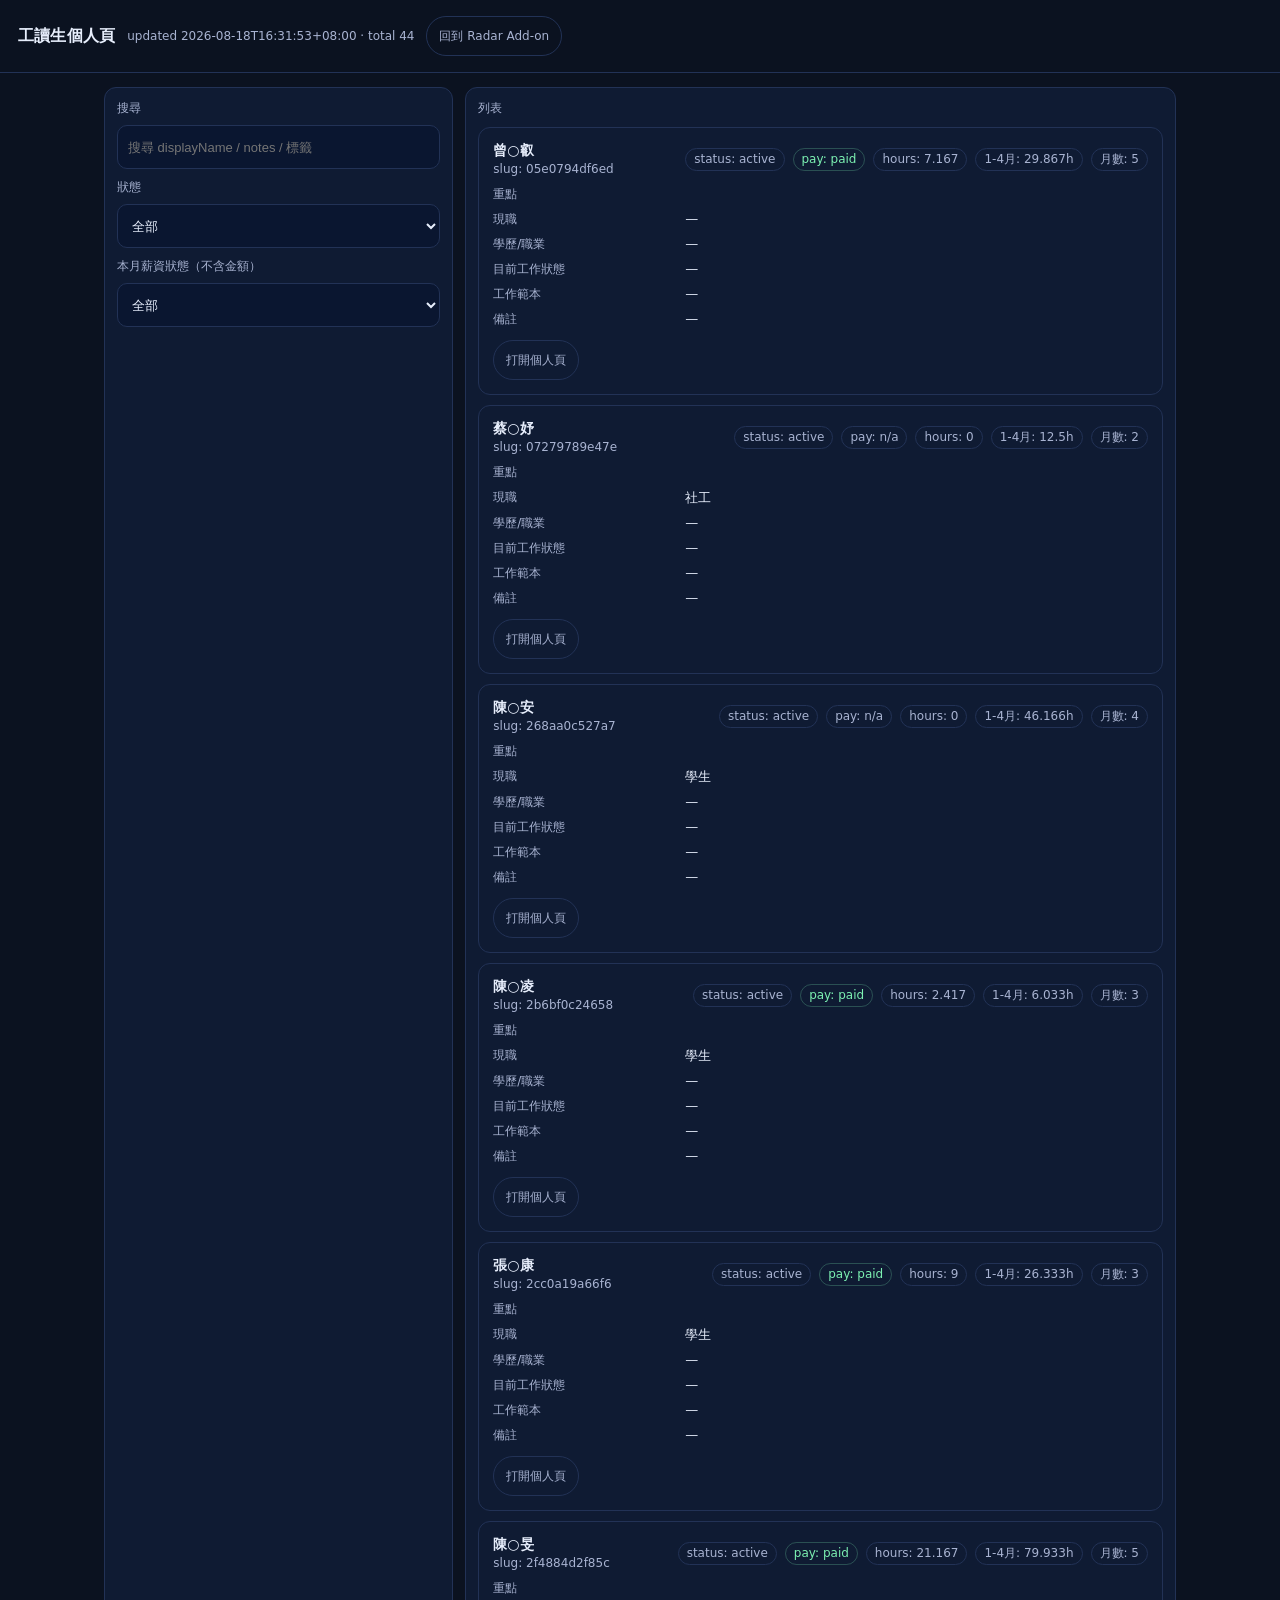
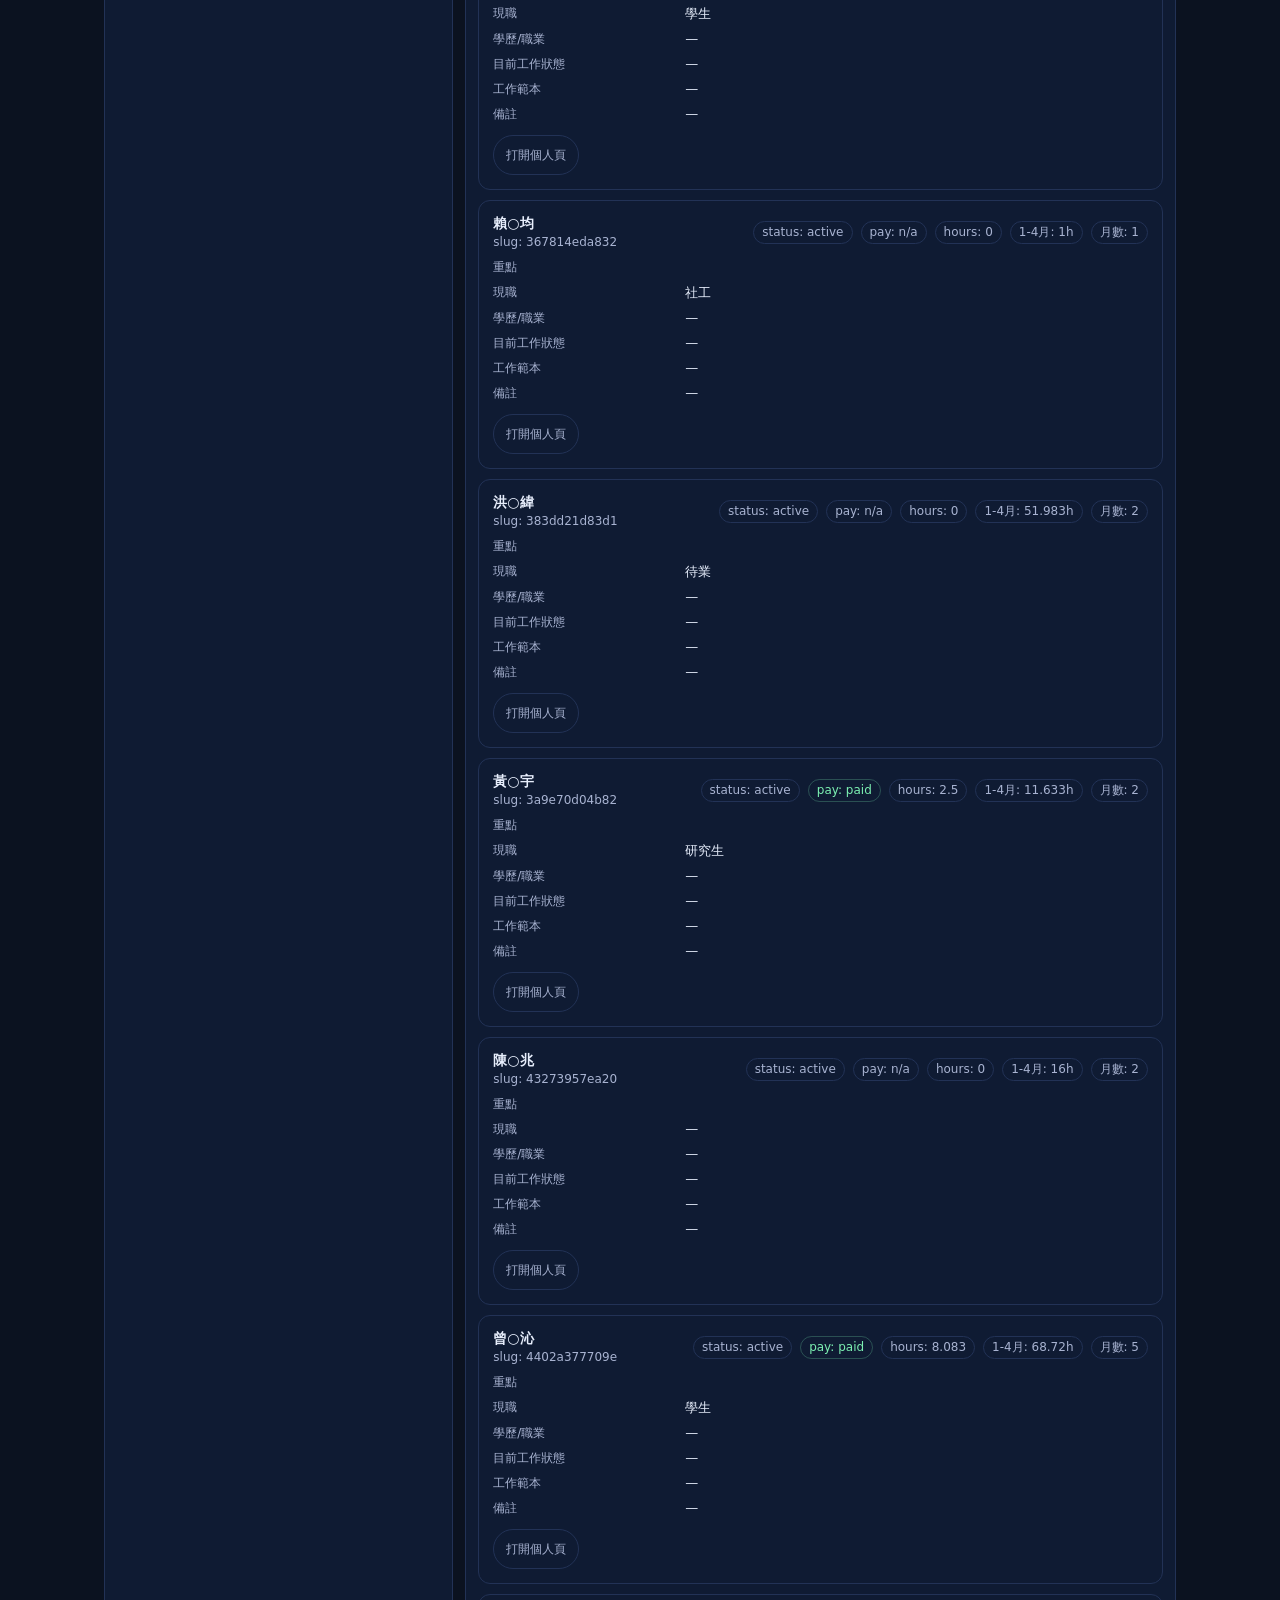
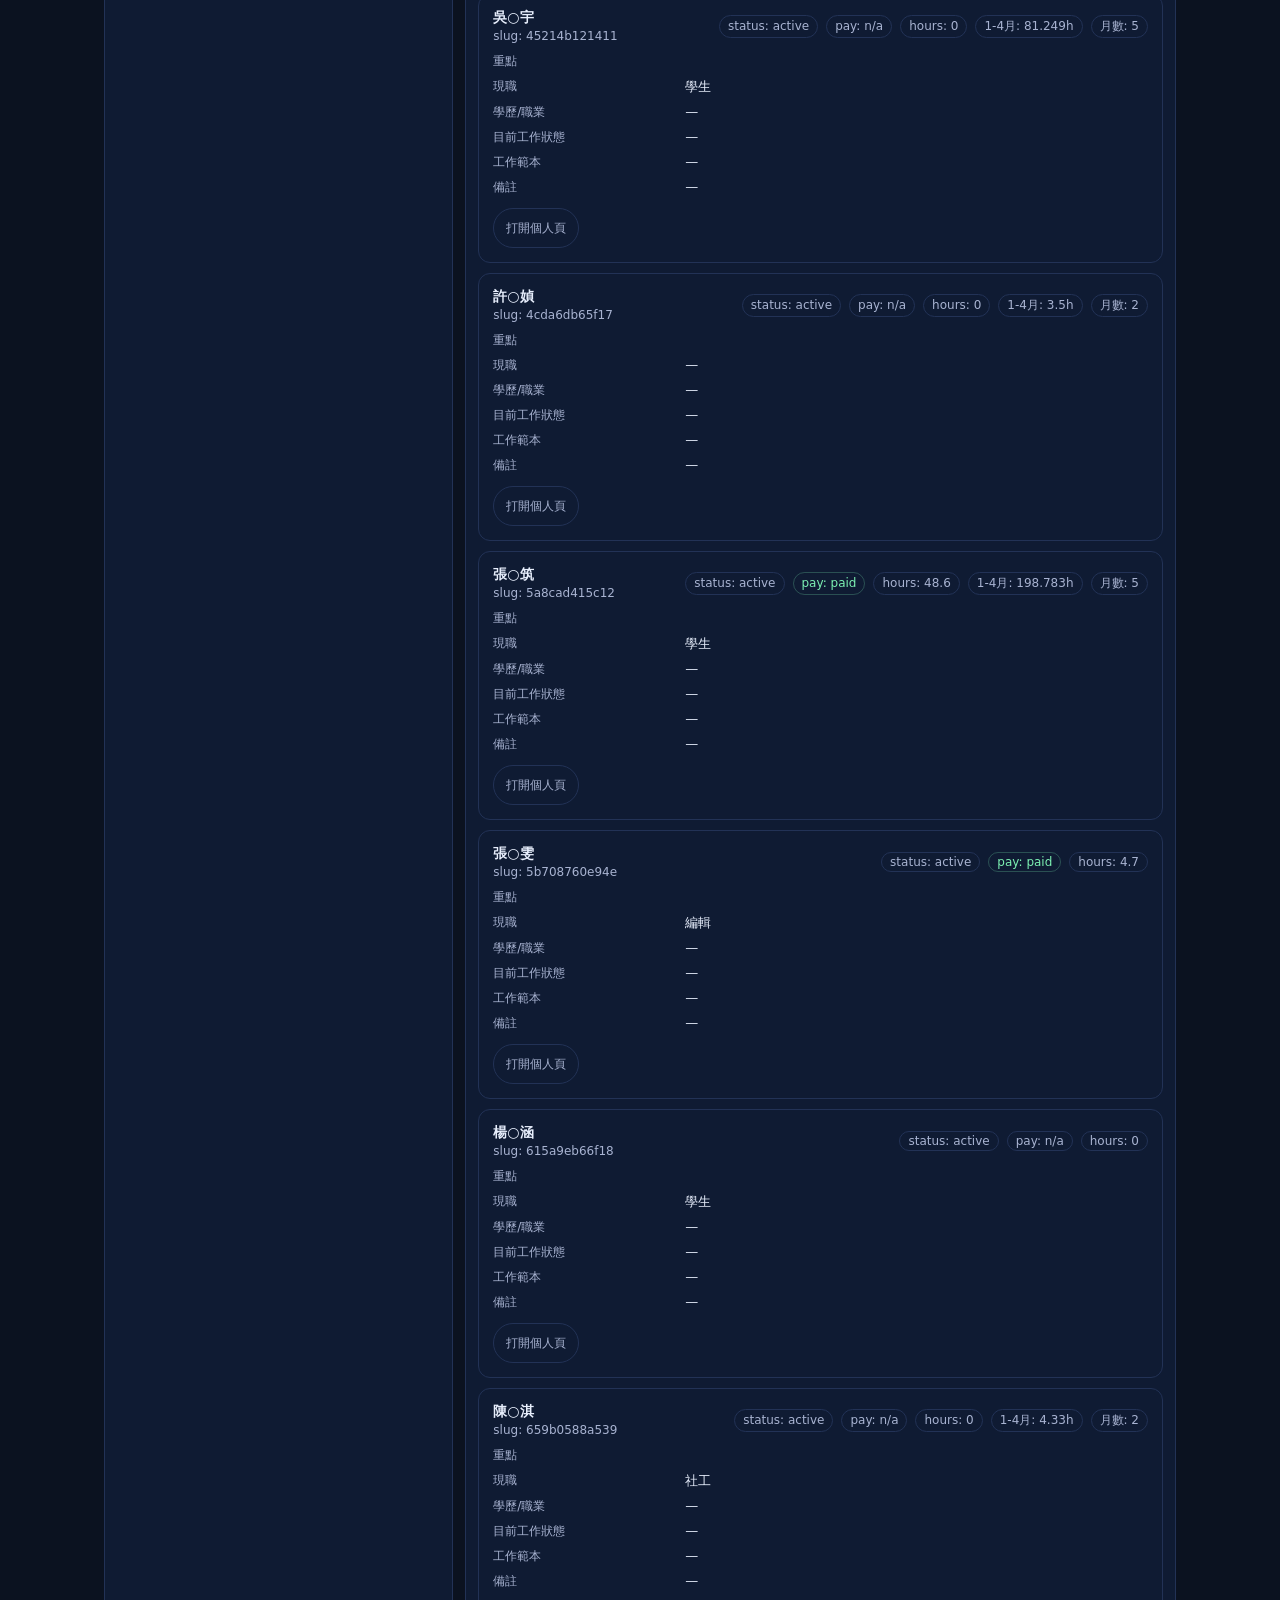
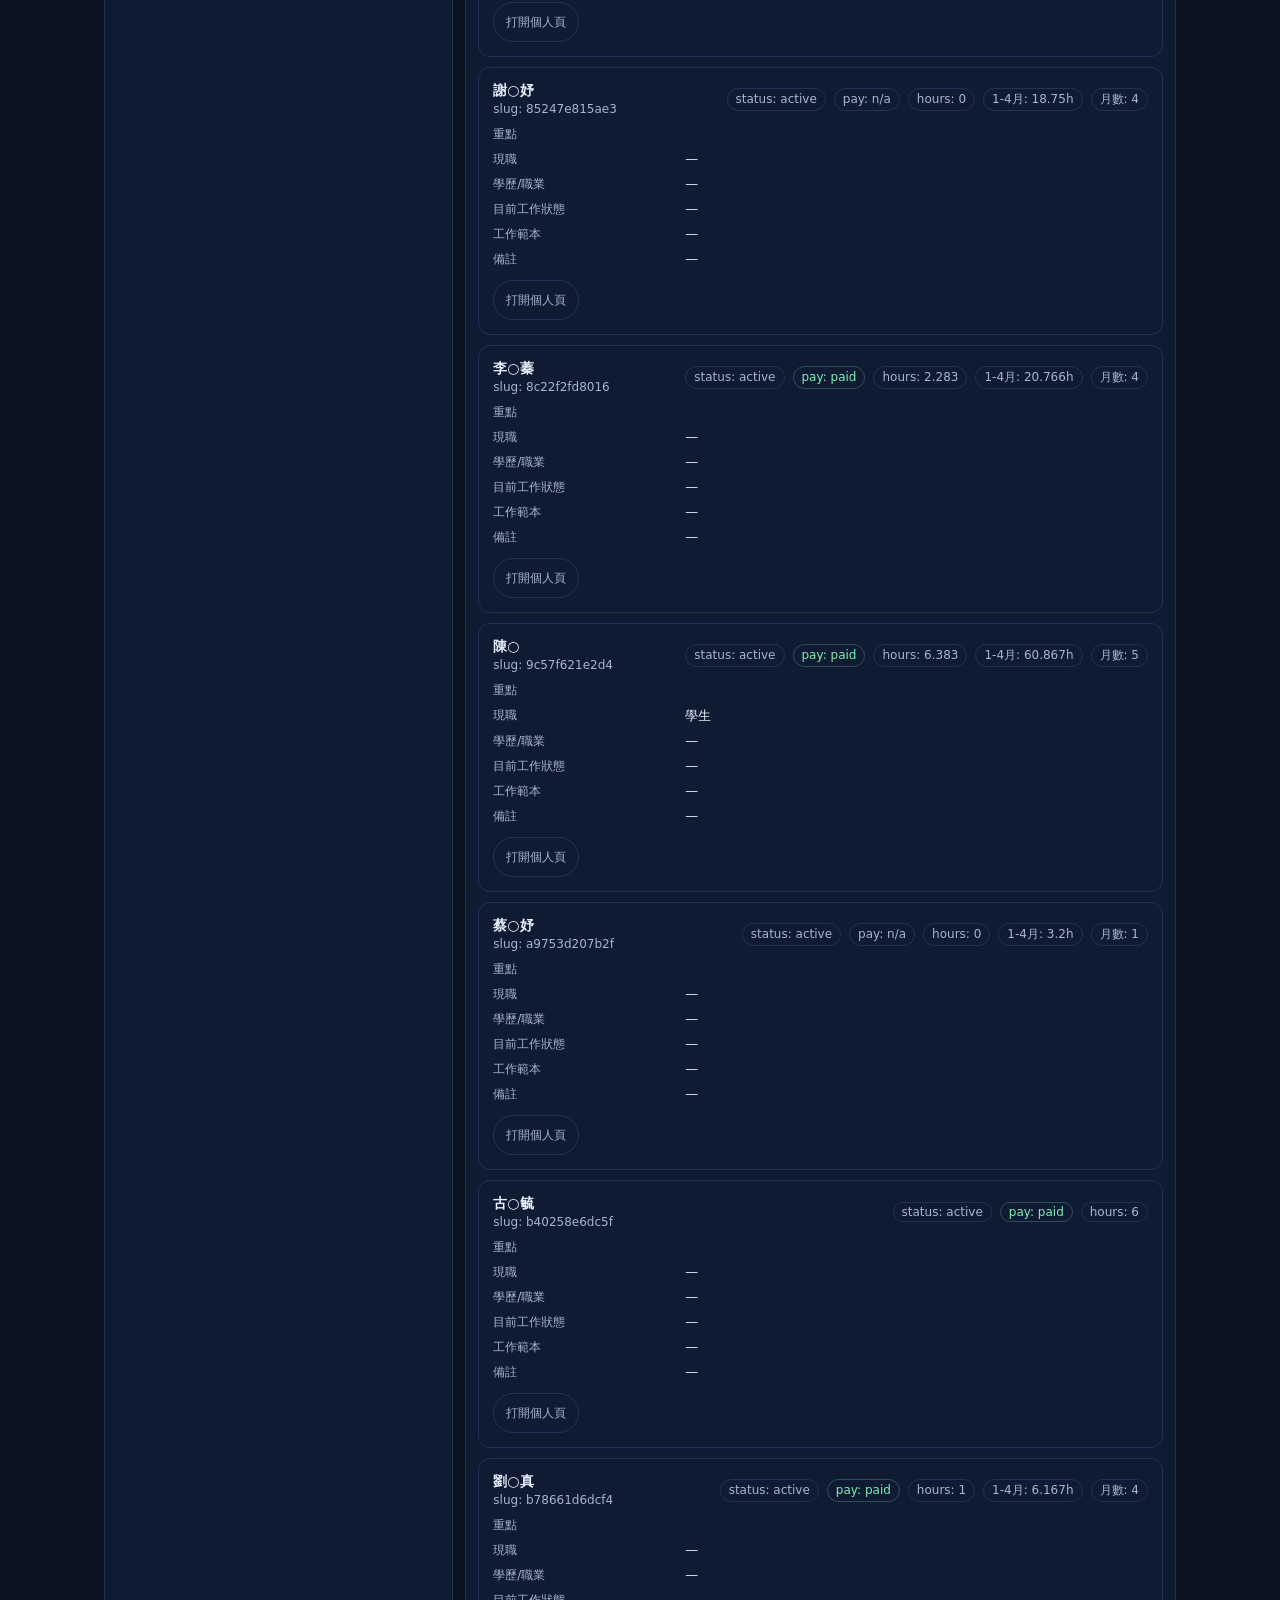
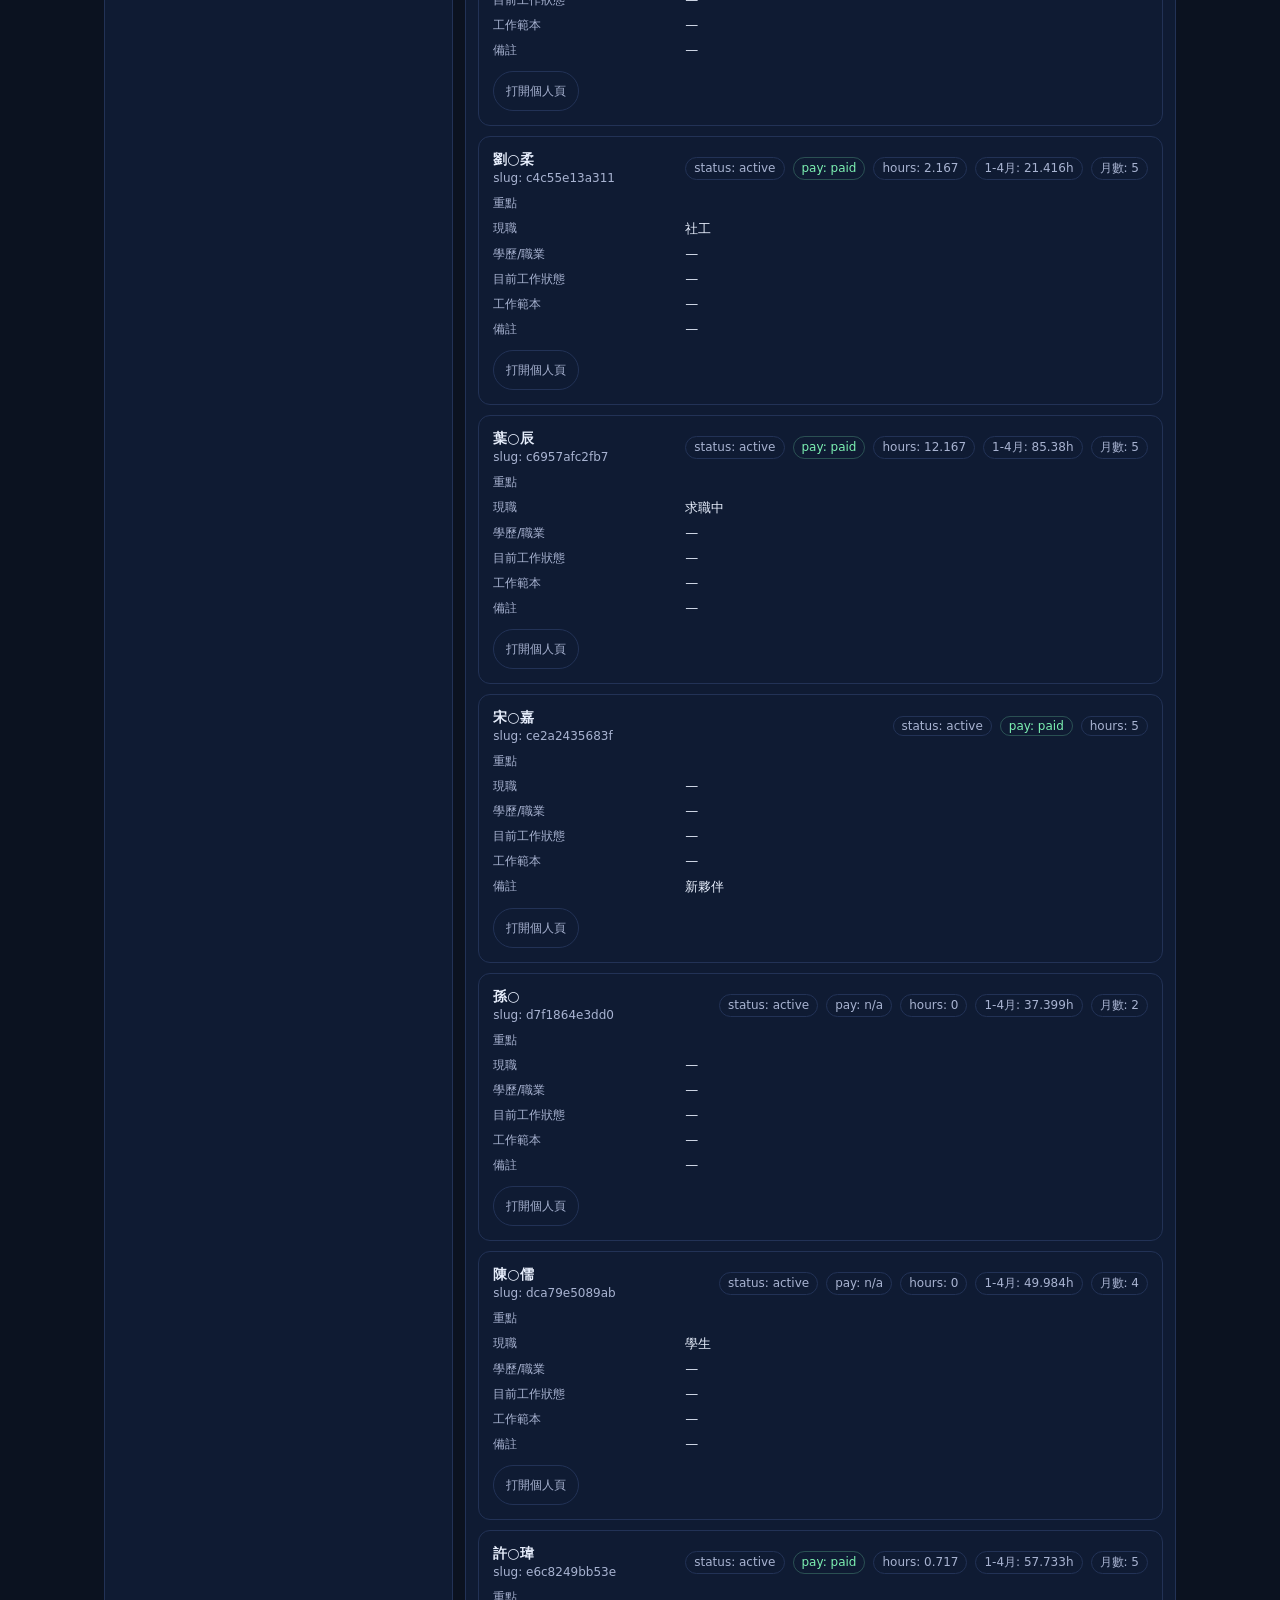
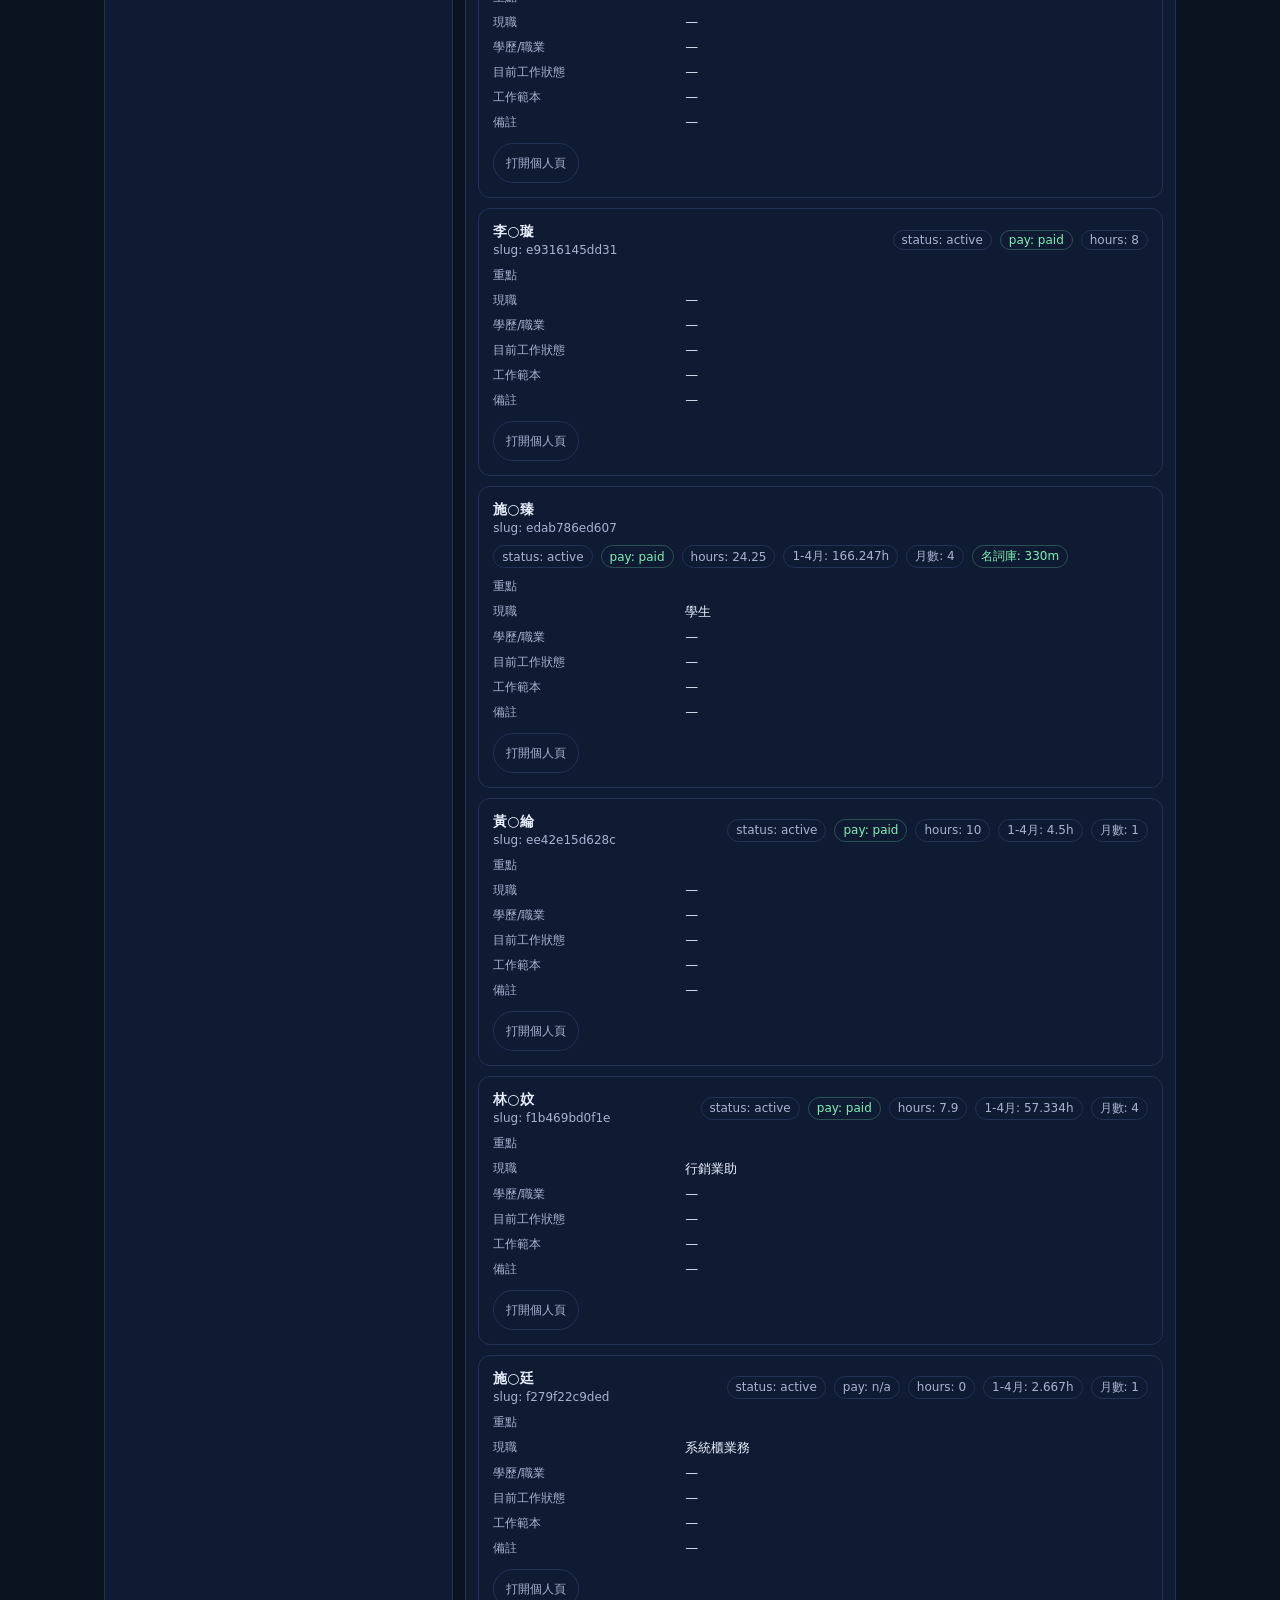
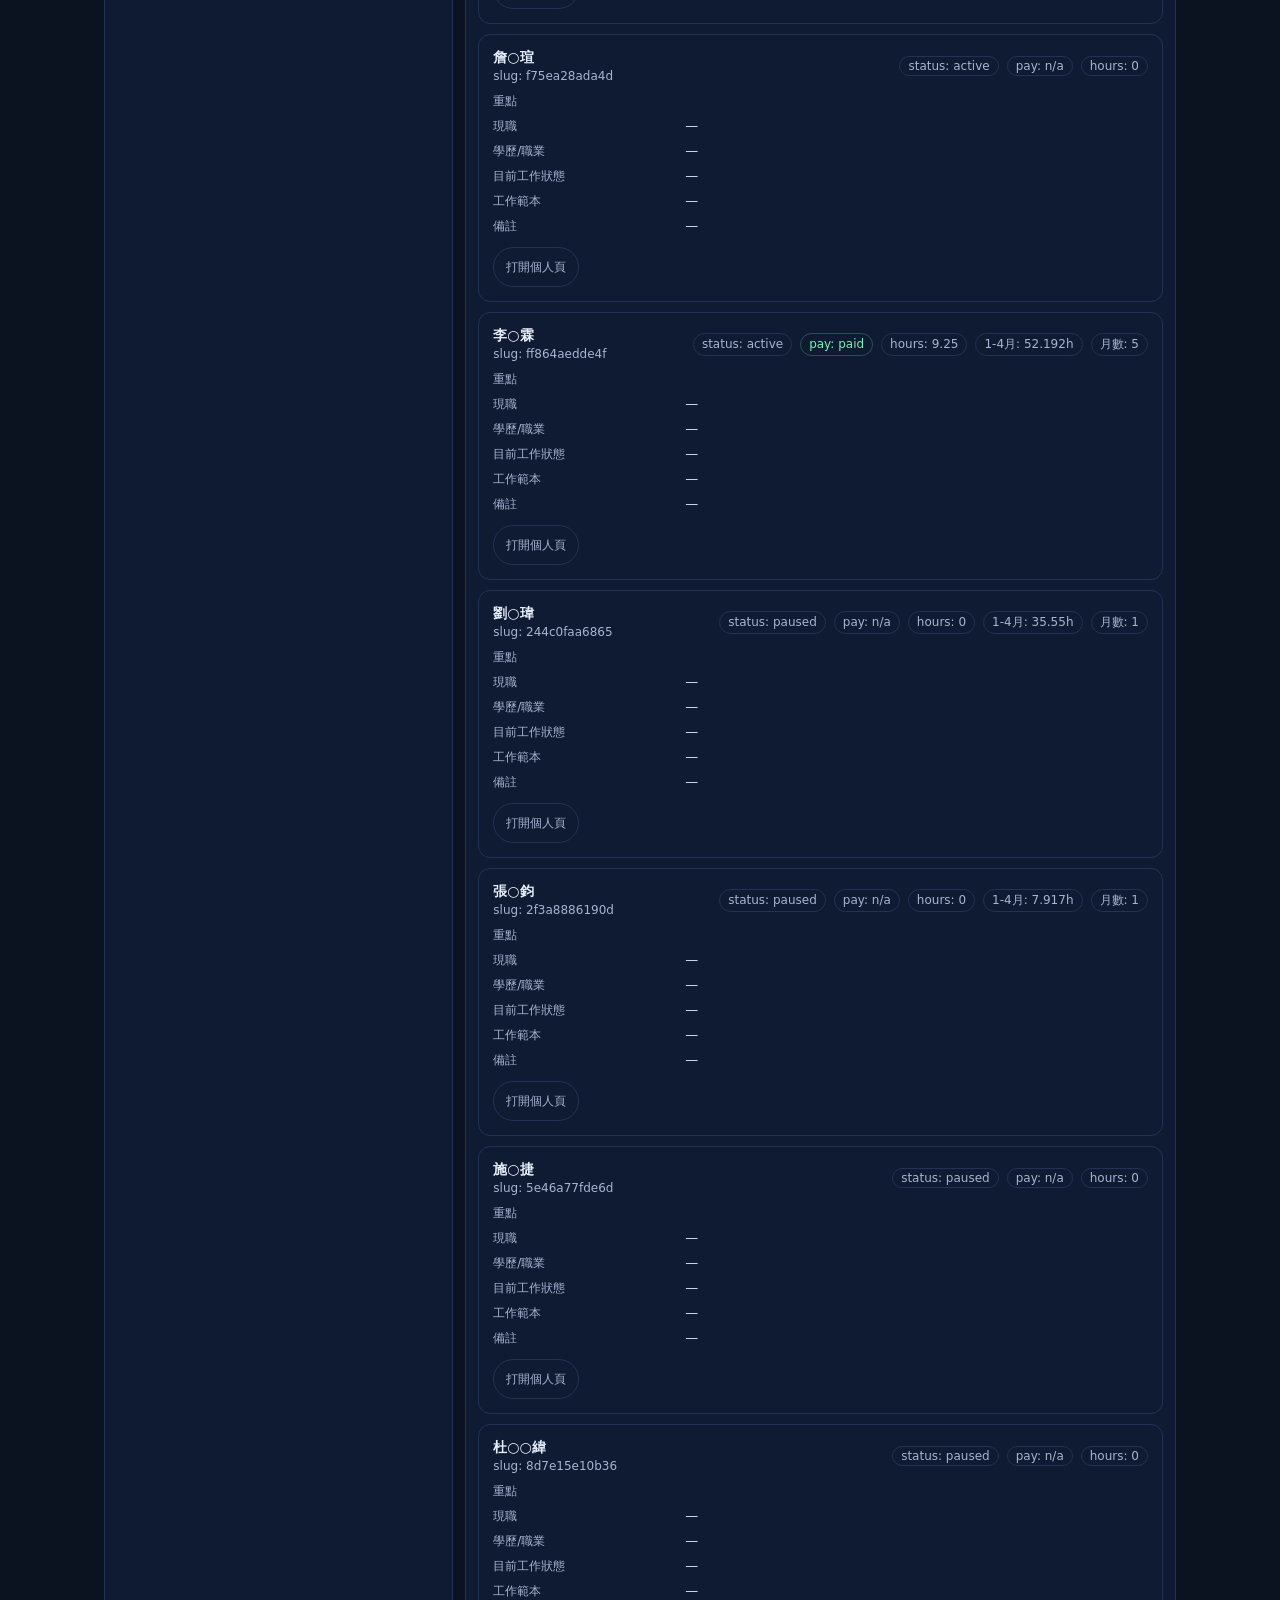
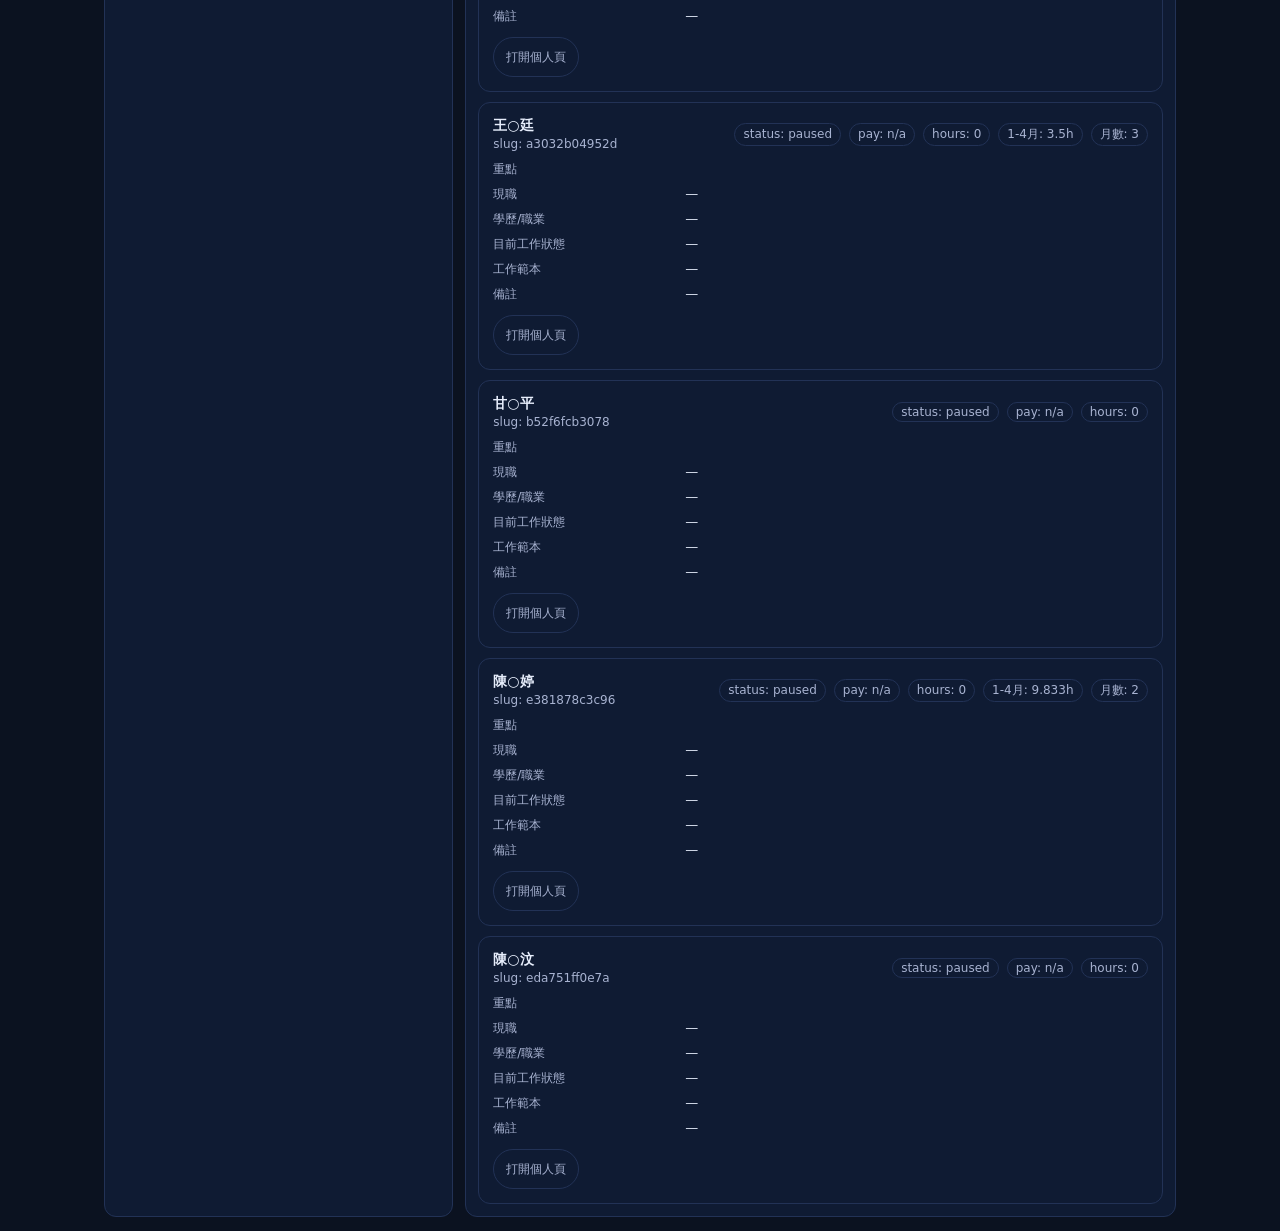
<file: interns/index.html>
<!doctype html>
<html lang="zh-Hant">
  <head>
    <meta charset="utf-8" />
    <meta name="viewport" content="width=device-width, initial-scale=1" />
    <title>工讀生個人頁（索引）</title>
    <meta name="robots" content="noindex,nofollow,noarchive" />
    <link rel="stylesheet" href="./style.css" />
  </head>
  <body>
    <header>
      <h1>工讀生個人頁</h1>
      <div class="meta" id="meta">載入中…</div>
      <a class="pill" href="/radar-addon/index.html">回到 Radar Add-on</a>
    </header>

    <div class="wrap">
      <div class="grid">
        <div class="card col-4">
          <div class="muted" style="font-size:12px">搜尋</div>
          <div style="height:8px"></div>
          <input id="q" placeholder="搜尋 displayName / notes / 標籤" />
          <div style="height:10px"></div>
          <div class="muted" style="font-size:12px">狀態</div>
          <div style="height:8px"></div>
          <select id="status">
            <option value="">全部</option>
            <option value="active">active</option>
            <option value="paused">paused</option>
          </select>
          <div style="height:10px"></div>
          <div class="muted" style="font-size:12px">本月薪資狀態（不含金額）</div>
          <div style="height:8px"></div>
          <select id="pay">
            <option value="">全部</option>
            <option value="paid">paid</option>
            <option value="due">due</option>
            <option value="n/a">n/a</option>
          </select>
        </div>

        <div class="card col-8">
          <div class="muted" style="font-size:12px;margin-bottom:10px">列表</div>
          <div class="list" id="list"></div>
        </div>
      </div>
    </div>

    <script src="./interns.js"></script>
  </body>
</html>
</file>
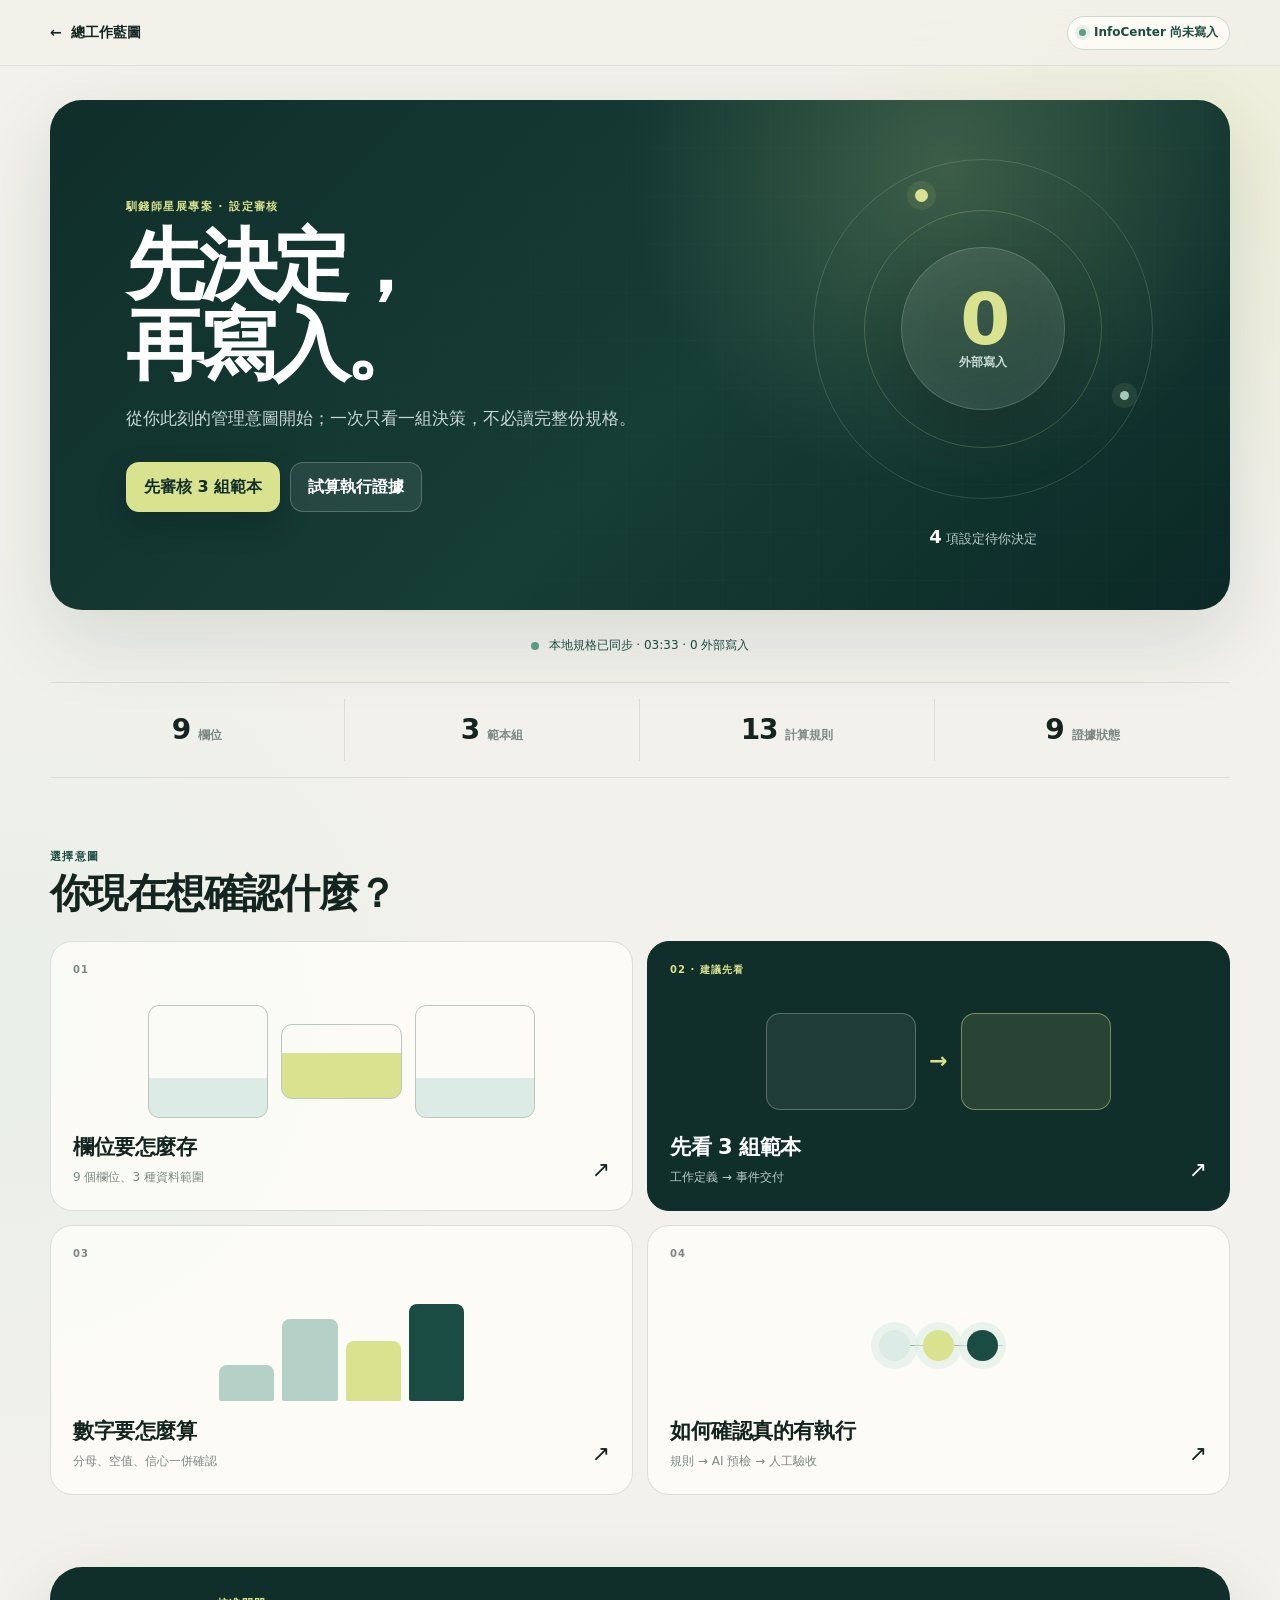
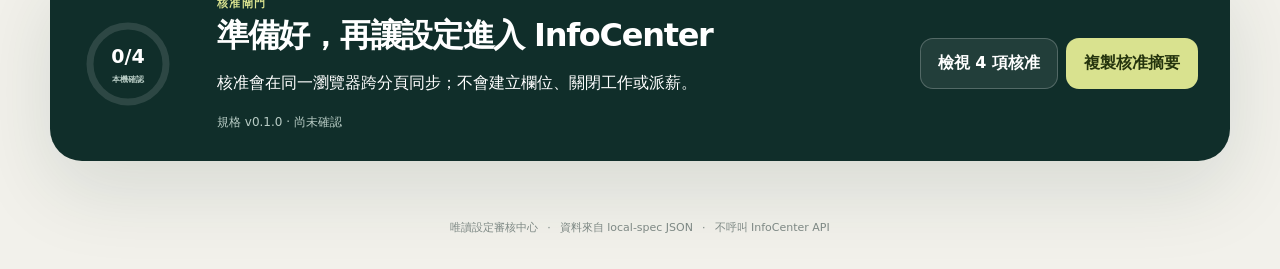
<file: local-spec/index.html>
<!doctype html>
<html lang="zh-Hant">
<head>
  <meta charset="utf-8">
  <meta name="viewport" content="width=device-width, initial-scale=1">
  <meta name="robots" content="noindex,nofollow,noarchive">
  <meta name="theme-color" content="#102e2a">
  <title>InfoCenter 設定審核中心</title>
  <link rel="icon" href="data:image/svg+xml,%3Csvg xmlns='http://www.w3.org/2000/svg' viewBox='0 0 64 64'%3E%3Crect width='64' height='64' rx='18' fill='%23102e2a'/%3E%3Cpath d='M18 31l9 9 19-20' fill='none' stroke='%23d9e28f' stroke-width='6' stroke-linecap='round' stroke-linejoin='round'/%3E%3C/svg%3E">
  <link rel="stylesheet" href="./style.css">
  <script src="./app.js" defer></script>
</head>
<body>
  <a class="skip-link" href="#main">跳到主要內容</a>

  <header class="topbar">
    <a href="../" class="brand" aria-label="回到總工作藍圖">
      <span class="brand-arrow" aria-hidden="true">←</span>
      <span>總工作藍圖</span>
    </a>
    <div class="write-state"><span aria-hidden="true"></span>InfoCenter 尚未寫入</div>
  </header>

  <main id="main">
    <section class="hero" aria-labelledby="heroTitle">
      <div class="hero-copy">
        <p class="eyebrow light">馴錢師星展專案 · 設定審核</p>
        <h1 id="heroTitle">先決定，<br>再寫入。</h1>
        <p class="hero-lead">從你此刻的管理意圖開始；一次只看一組決策，不必讀完整份規格。</p>
        <div class="hero-actions">
          <button class="button button-primary" type="button" data-open-intent="templates">先審核 3 組範本</button>
          <button class="button button-ghost" type="button" data-open-intent="verification">試算執行證據</button>
        </div>
      </div>

      <div class="hero-signal" aria-label="目前為零外部寫入，四項設定待核准">
        <div class="signal-orbit" aria-hidden="true">
          <span class="orbit orbit-one"></span>
          <span class="orbit orbit-two"></span>
          <span class="signal-dot dot-one"></span>
          <span class="signal-dot dot-two"></span>
          <div class="signal-core">
            <strong>0</strong>
            <span>外部寫入</span>
          </div>
        </div>
        <p><strong id="decisionCount">4</strong> 項設定待你決定</p>
      </div>
    </section>

    <div class="source-state" id="sourceState" role="status" aria-live="polite">
      <span class="pulse" aria-hidden="true"></span>
      <span>正在讀取本地規格…</span>
    </div>

    <section class="glance" aria-label="審核包摘要">
      <div><strong id="fieldCount">—</strong><span>欄位</span></div>
      <div><strong id="templateCount">—</strong><span>範本組</span></div>
      <div><strong id="metricCount">—</strong><span>計算規則</span></div>
      <div><strong id="stateCount">—</strong><span>證據狀態</span></div>
    </section>

    <section class="intent-hub" id="intentHub" aria-labelledby="intentTitle">
      <div class="section-intro">
        <p class="eyebrow">選擇意圖</p>
        <h2 id="intentTitle">你現在想確認什麼？</h2>
      </div>

      <div class="intent-grid">
        <button class="intent-card" type="button" data-open-intent="fields">
          <span class="intent-number">01</span>
          <span class="intent-visual visual-fields" aria-hidden="true"><i></i><i></i><i></i></span>
          <span class="intent-copy"><strong>欄位要怎麼存</strong><small>9 個欄位、3 種資料範圍</small></span>
          <span class="intent-arrow" aria-hidden="true">↗</span>
        </button>
        <button class="intent-card intent-featured" type="button" data-open-intent="templates">
          <span class="intent-number">02 · 建議先看</span>
          <span class="intent-visual visual-template" aria-hidden="true"><i></i><b>→</b><i></i></span>
          <span class="intent-copy"><strong>先看 3 組範本</strong><small>工作定義 → 事件交付</small></span>
          <span class="intent-arrow" aria-hidden="true">↗</span>
        </button>
        <button class="intent-card" type="button" data-open-intent="calculations">
          <span class="intent-number">03</span>
          <span class="intent-visual visual-metric" aria-hidden="true"><i></i><i></i><i></i><i></i></span>
          <span class="intent-copy"><strong>數字要怎麼算</strong><small>分母、空值、信心一併確認</small></span>
          <span class="intent-arrow" aria-hidden="true">↗</span>
        </button>
        <button class="intent-card" type="button" data-open-intent="verification">
          <span class="intent-number">04</span>
          <span class="intent-visual visual-proof" aria-hidden="true"><i></i><i></i><i></i></span>
          <span class="intent-copy"><strong>如何確認真的有執行</strong><small>規則 → AI 預檢 → 人工驗收</small></span>
          <span class="intent-arrow" aria-hidden="true">↗</span>
        </button>
      </div>
    </section>

    <section class="focus-shell" id="focusShell" aria-labelledby="focusTitle" hidden>
      <div class="focus-toolbar">
        <button class="back-button" id="backToIntents" type="button"><span aria-hidden="true">←</span> 回到選擇</button>
        <nav class="focus-tabs" aria-label="設定審核類別" role="tablist">
          <button type="button" role="tab" data-intent-tab="fields">欄位</button>
          <button type="button" role="tab" data-intent-tab="templates">範本</button>
          <button type="button" role="tab" data-intent-tab="calculations">計算</button>
          <button type="button" role="tab" data-intent-tab="verification">執行證據</button>
        </nav>
      </div>

      <div class="focus-heading">
        <div>
          <p class="eyebrow" id="focusEyebrow">設定審核</p>
          <h2 id="focusTitle">選擇一項設定</h2>
        </div>
        <p id="focusDescription"></p>
      </div>

      <div id="focusContent" class="focus-content" aria-live="polite"></div>
    </section>

    <section class="approval-dock" id="approval" aria-labelledby="approvalTitle">
      <div class="approval-progress" aria-hidden="true">
        <svg viewBox="0 0 92 92">
          <circle class="progress-track" cx="46" cy="46" r="38"></circle>
          <circle class="progress-value" id="approvalRing" cx="46" cy="46" r="38"></circle>
        </svg>
        <div><strong id="approvalCount">0/4</strong><span>本機確認</span></div>
      </div>
      <div class="approval-copy">
        <p class="eyebrow light">核准閘門</p>
        <h2 id="approvalTitle">準備好，再讓設定進入 InfoCenter</h2>
        <p>核准會在同一瀏覽器跨分頁同步；不會建立欄位、關閉工作或派薪。</p>
        <p class="micro-copy" id="approvalMeta">規格 v0.1.0 · 尚未確認</p>
      </div>
      <div class="approval-actions">
        <button class="button button-soft" id="reviewChecklist" type="button">檢視 4 項核准</button>
        <button class="button button-lime" id="copyApproval" type="button">複製核准摘要</button>
      </div>
    </section>
  </main>

  <footer>
    <span>唯讀設定審核中心</span>
    <span aria-hidden="true">·</span>
    <span>資料來自 local-spec JSON</span>
    <span aria-hidden="true">·</span>
    <span>不呼叫 InfoCenter API</span>
  </footer>

  <dialog class="detail-dialog" id="detailDialog">
    <div class="dialog-head">
      <div><p class="eyebrow" id="dialogEyebrow">詳細資料</p><h2 id="dialogTitle">內容</h2></div>
      <button class="icon-button" type="button" data-close-dialog aria-label="關閉">×</button>
    </div>
    <div class="dialog-body" id="dialogBody"></div>
  </dialog>

  <dialog class="detail-dialog approval-dialog" id="approvalDialog">
    <div class="dialog-head">
      <div><p class="eyebrow">本機核准</p><h2>進入 InfoCenter 前的 4 個決定</h2></div>
      <button class="icon-button" type="button" data-close-dialog aria-label="關閉">×</button>
    </div>
    <div class="dialog-body">
      <div class="check-stack" id="approvalChecks"></div>
      <p class="dialog-note">核准進度會在同一裝置、同一瀏覽器的分頁間同步；跨裝置不會同步。真正新增 InfoCenter 欄位或範本仍需另行執行。</p>
    </div>
  </dialog>

  <div class="toast" id="toast" role="status" aria-live="polite"></div>
</body>
</html>
</file>
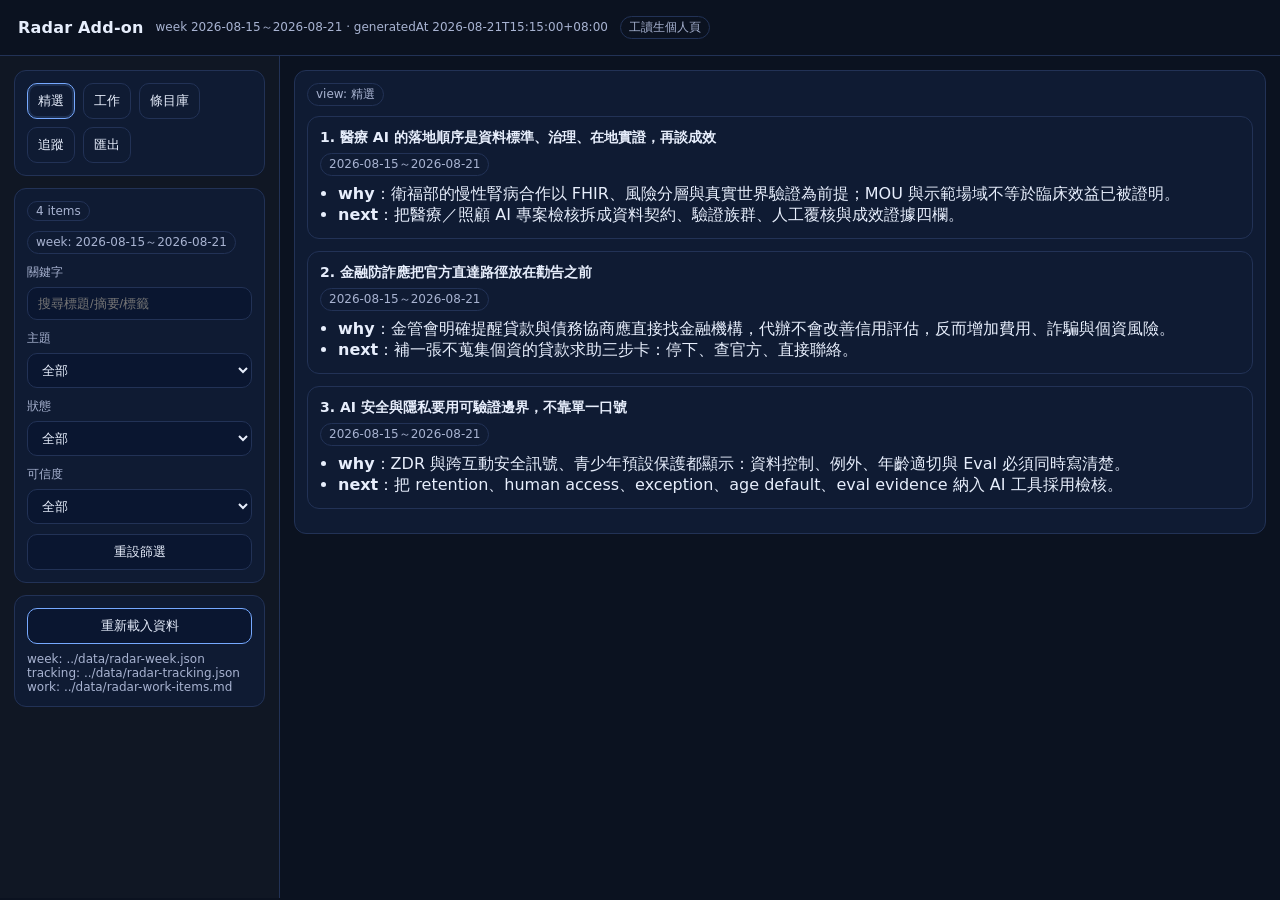
<file: radar-addon/index.html>
<!doctype html>
<html lang="zh-Hant">
  <head>
    <meta charset="utf-8" />
    <meta name="viewport" content="width=device-width, initial-scale=1" />
    <meta name="robots" content="noindex, nofollow, noarchive" />
    <title>Radar Add-on</title>
    <style>
      :root { --bg:#0b1220; --panel:#0f1b33; --text:#e7eefc; --muted:#a8b3d1; --line:#223256; --accent:#76a9ff; --bad:#ff8a8a; --good:#7cf0b2; }
      *, *::before, *::after { box-sizing:border-box; }
      body { margin:0; font-family: ui-sans-serif, system-ui, -apple-system, Segoe UI, Roboto, "Noto Sans TC", Arial; background:var(--bg); color:var(--text); }
      header { padding:16px 18px; border-bottom:1px solid var(--line); display:flex; gap:12px; align-items:center; flex-wrap:wrap; }
      header h1 { margin:0; font-size:16px; font-weight:700; letter-spacing:.2px; }
      header .meta { color:var(--muted); font-size:12px; }
      .wrap { display:grid; grid-template-columns: 280px 1fr; min-height: calc(100vh - 58px); }
      .wrap > * { min-width:0; }
      aside { border-right:1px solid var(--line); padding:14px; background: rgba(255,255,255,0.02); }
      main { padding:14px; }
      .card { background:var(--panel); border:1px solid var(--line); border-radius:12px; padding:12px; margin-bottom:12px; }
      .tabs { display:flex; gap:8px; flex-wrap:wrap; }
      .tab { border:1px solid var(--line); background:transparent; color:var(--text); padding:8px 10px; border-radius:10px; cursor:pointer; font-size:13px; }
      .tab.active { border-color: var(--accent); box-shadow: 0 0 0 2px rgba(118,169,255,.15) inset; }
      label { display:block; font-size:12px; color:var(--muted); margin:10px 0 6px; }
      input, select { width:100%; background:#0a1630; border:1px solid var(--line); color:var(--text); padding:8px 10px; border-radius:10px; font-size:13px; }
      .btn { border:1px solid var(--line); background:#0a1630; color:var(--text); padding:8px 10px; border-radius:10px; cursor:pointer; font-size:13px; width:100%; }
      .btn.primary { border-color: var(--accent); }
      .row { display:flex; gap:10px; flex-wrap:wrap; align-items:center; justify-content:space-between; }
      .pill { display:inline-flex; gap:6px; align-items:center; padding:2px 8px; border-radius:999px; border:1px solid var(--line); color:var(--muted); font-size:12px; }
      .pill.good { color:var(--good); border-color: rgba(124,240,178,.25); }
      .pill.bad { color:var(--bad); border-color: rgba(255,138,138,.25); }
      .list { display:flex; flex-direction:column; gap:10px; }
      .item h3 { margin:0 0 6px; font-size:14px; }
      .item .sub { color:var(--muted); font-size:12px; display:flex; gap:8px; flex-wrap:wrap; }
      .item ul { margin:8px 0 0; padding-left:18px; color:var(--text); }
      .item a { color: var(--accent); text-decoration: none; }
      .item a:hover { text-decoration: underline; }
      .item, .item a, #paths { overflow-wrap:anywhere; }
      pre { white-space: pre-wrap; word-break: break-word; background:#071126; border:1px solid var(--line); padding:10px; border-radius:10px; }
      .muted { color:var(--muted); }
      @media (max-width: 900px) { .wrap { grid-template-columns: 1fr; } aside { border-right:none; border-bottom:1px solid var(--line); } }
    </style>
  </head>
  <body>
    <header>
      <h1>Radar Add-on</h1>
      <div class="meta" id="meta">載入中…</div>
      <a class="pill" href="/interns/index.html" style="text-decoration:none">工讀生個人頁</a>
    </header>
    <div class="wrap">
      <aside>
        <div class="card">
          <div class="tabs">
            <button class="tab active" data-view="highlights">精選</button>
            <button class="tab" data-view="work">工作</button>
            <button class="tab" data-view="library">條目庫</button>
            <button class="tab" data-view="tracking">追蹤</button>
            <button class="tab" data-view="export">匯出</button>
          </div>
        </div>

        <div class="card" id="filters">
          <div class="row">
            <div class="pill" id="countPill">0 items</div>
            <div class="pill" id="sourcePill">week: –</div>
          </div>
          <label>關鍵字</label>
          <input id="q" placeholder="搜尋標題/摘要/標籤" />
          <label>主題</label>
          <select id="topic">
            <option value="">全部</option>
            <option value="tw_social_work">台灣社工環境</option>
            <option value="tw_fin_ed">台灣財務教育</option>
            <option value="global_ai">全球 AI（可轉用）</option>
            <option value="codex_workflow">Codex/自動化（可轉用）</option>
            <option value="growth_gamification">會員/成長案例（可轉用）</option>
          </select>
          <label>狀態</label>
          <select id="status">
            <option value="">全部</option>
            <option value="new">new</option>
            <option value="tracking">tracking</option>
            <option value="resolved">resolved</option>
            <option value="stale">stale</option>
          </select>
          <label>可信度</label>
          <select id="cred">
            <option value="">全部</option>
            <option value="high">high</option>
            <option value="medium">medium</option>
            <option value="low">low</option>
          </select>
          <div style="height:10px"></div>
          <button class="btn" id="reset">重設篩選</button>
        </div>

        <div class="card">
          <button class="btn primary" id="reload">重新載入資料</button>
          <div class="muted" style="margin-top:8px;font-size:12px" id="paths"></div>
        </div>
      </aside>

      <main>
        <div class="card" id="view"></div>
      </main>
    </div>

    <script src="./main.js"></script>
  </body>
</html>
</file>
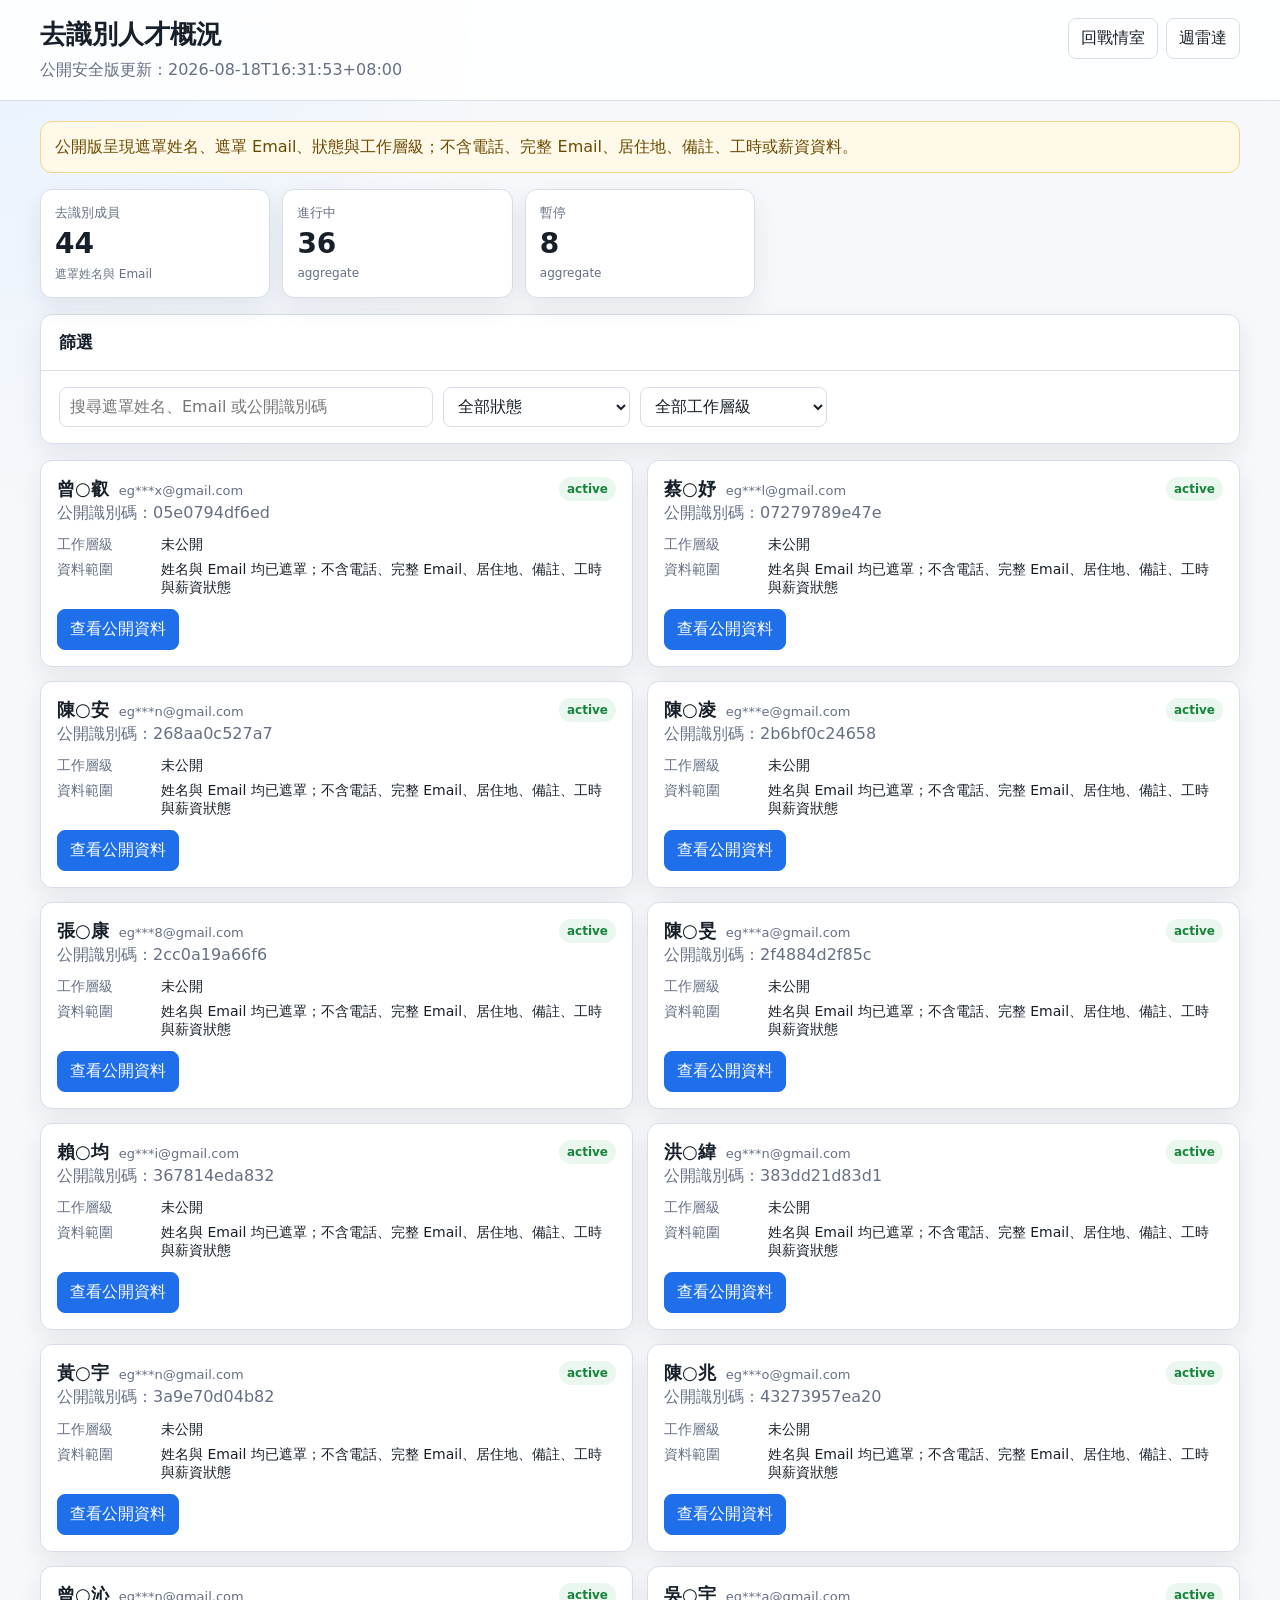
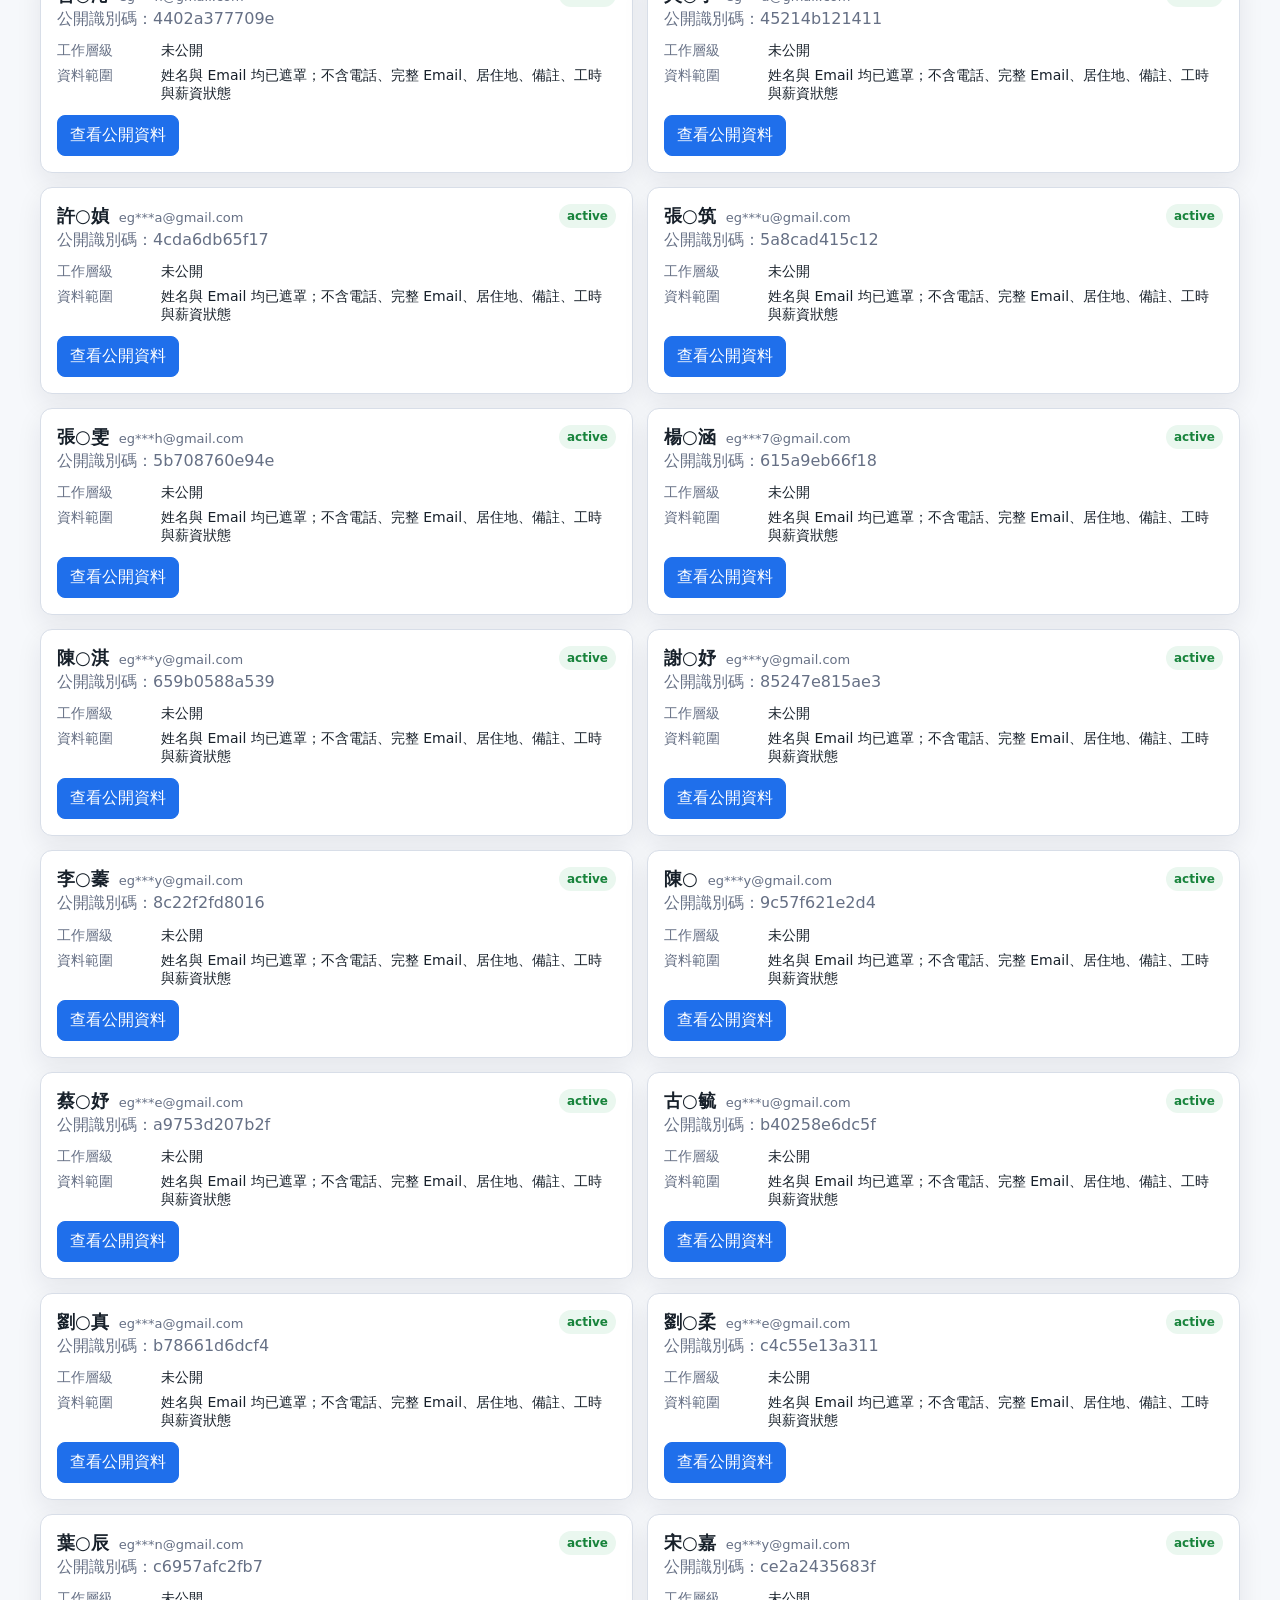
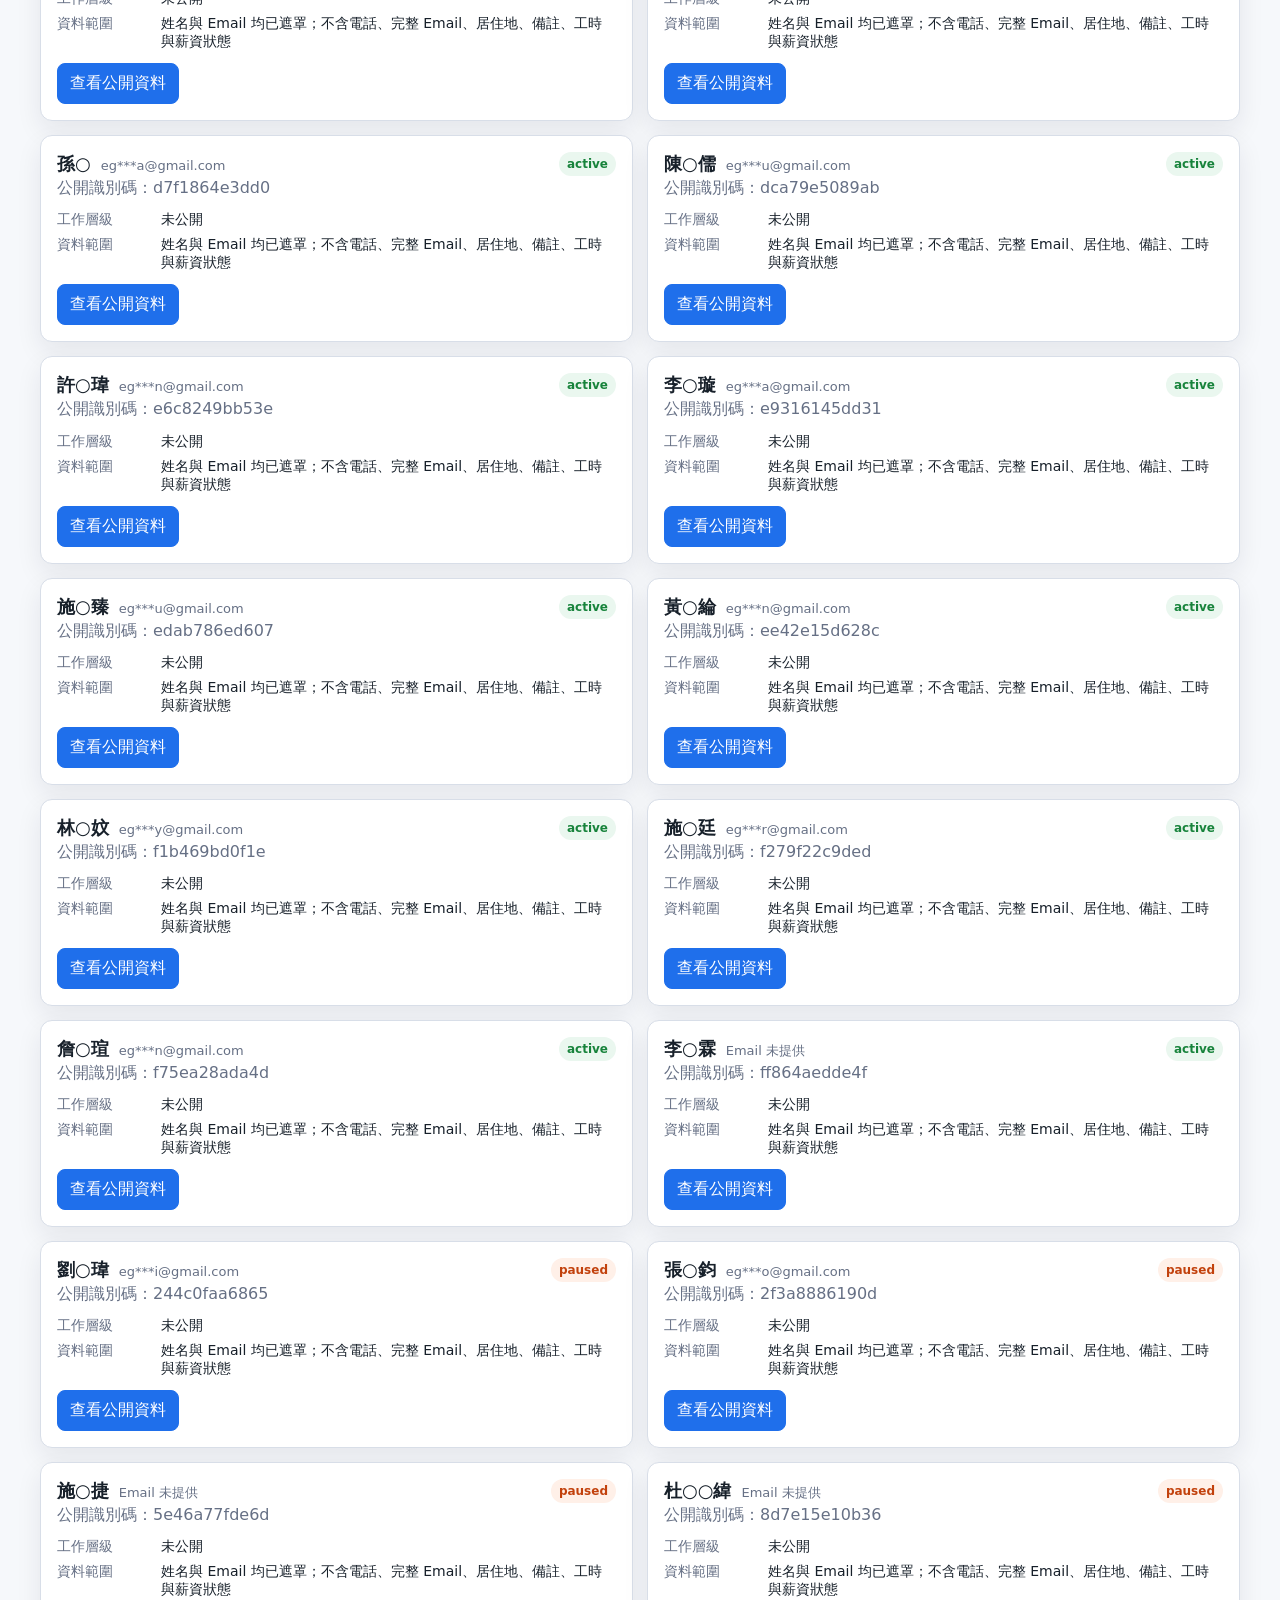
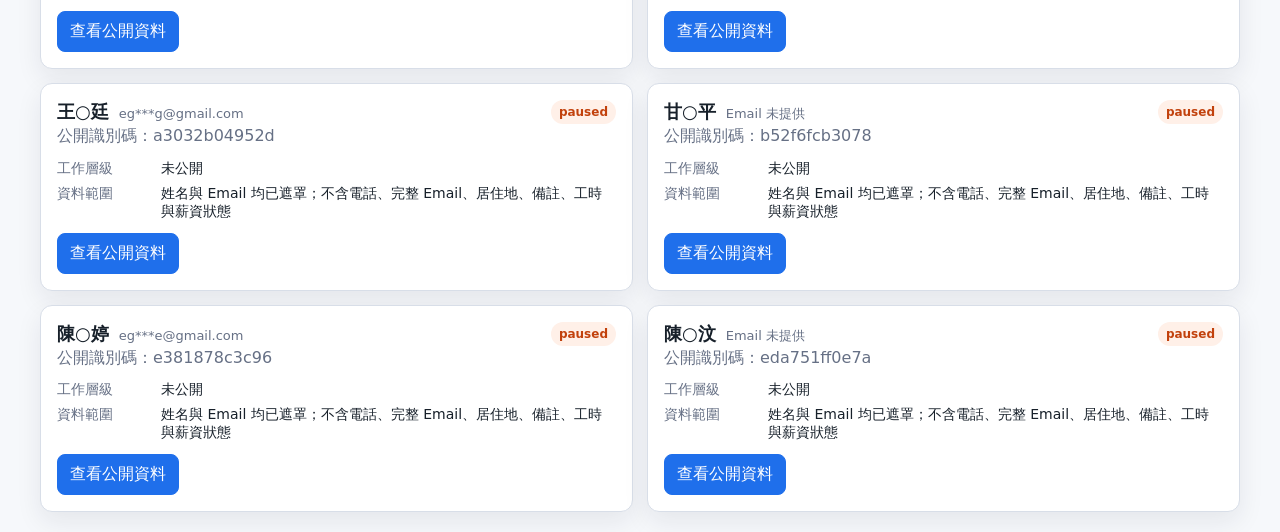
<file: talent-pool/index.html>
<!doctype html>
<html lang="zh-Hant">
<head>
  <meta charset="utf-8" />
  <meta name="viewport" content="width=device-width, initial-scale=1" />
  <meta name="robots" content="noindex,nofollow,noarchive" />
  <title>去識別人才概況｜戰情室</title>
  <link rel="stylesheet" href="./style.css" />
</head>
<body>
  <header>
    <div class="header-inner">
      <div>
        <h1>去識別人才概況</h1>
        <div class="subtitle" id="sourceStatus">讀取公開安全資料中</div>
      </div>
      <nav class="toolbar" aria-label="頁面導覽">
        <a class="tool" href="/">回戰情室</a>
        <a class="tool" href="/radar-addon/index.html">週雷達</a>
      </nav>
    </div>
  </header>
  <main class="wrap">
    <div class="privacy">公開版呈現遮罩姓名、遮罩 Email、狀態與工作層級；不含電話、完整 Email、居住地、備註、工時或薪資資料。</div>
    <section class="metrics" id="metrics"></section>
    <section class="panel">
      <h2>篩選</h2>
      <div class="panel-body filters">
        <input id="q" placeholder="搜尋遮罩姓名、Email 或公開識別碼" />
        <select id="status">
          <option value="">全部狀態</option>
          <option value="active">active</option>
          <option value="paused">paused</option>
        </select>
        <select id="level"><option value="">全部工作層級</option></select>
      </div>
    </section>
    <section class="grid" id="peopleGrid"></section>
  </main>
  <script src="./talent.js"></script>
</body>
</html>
</file>
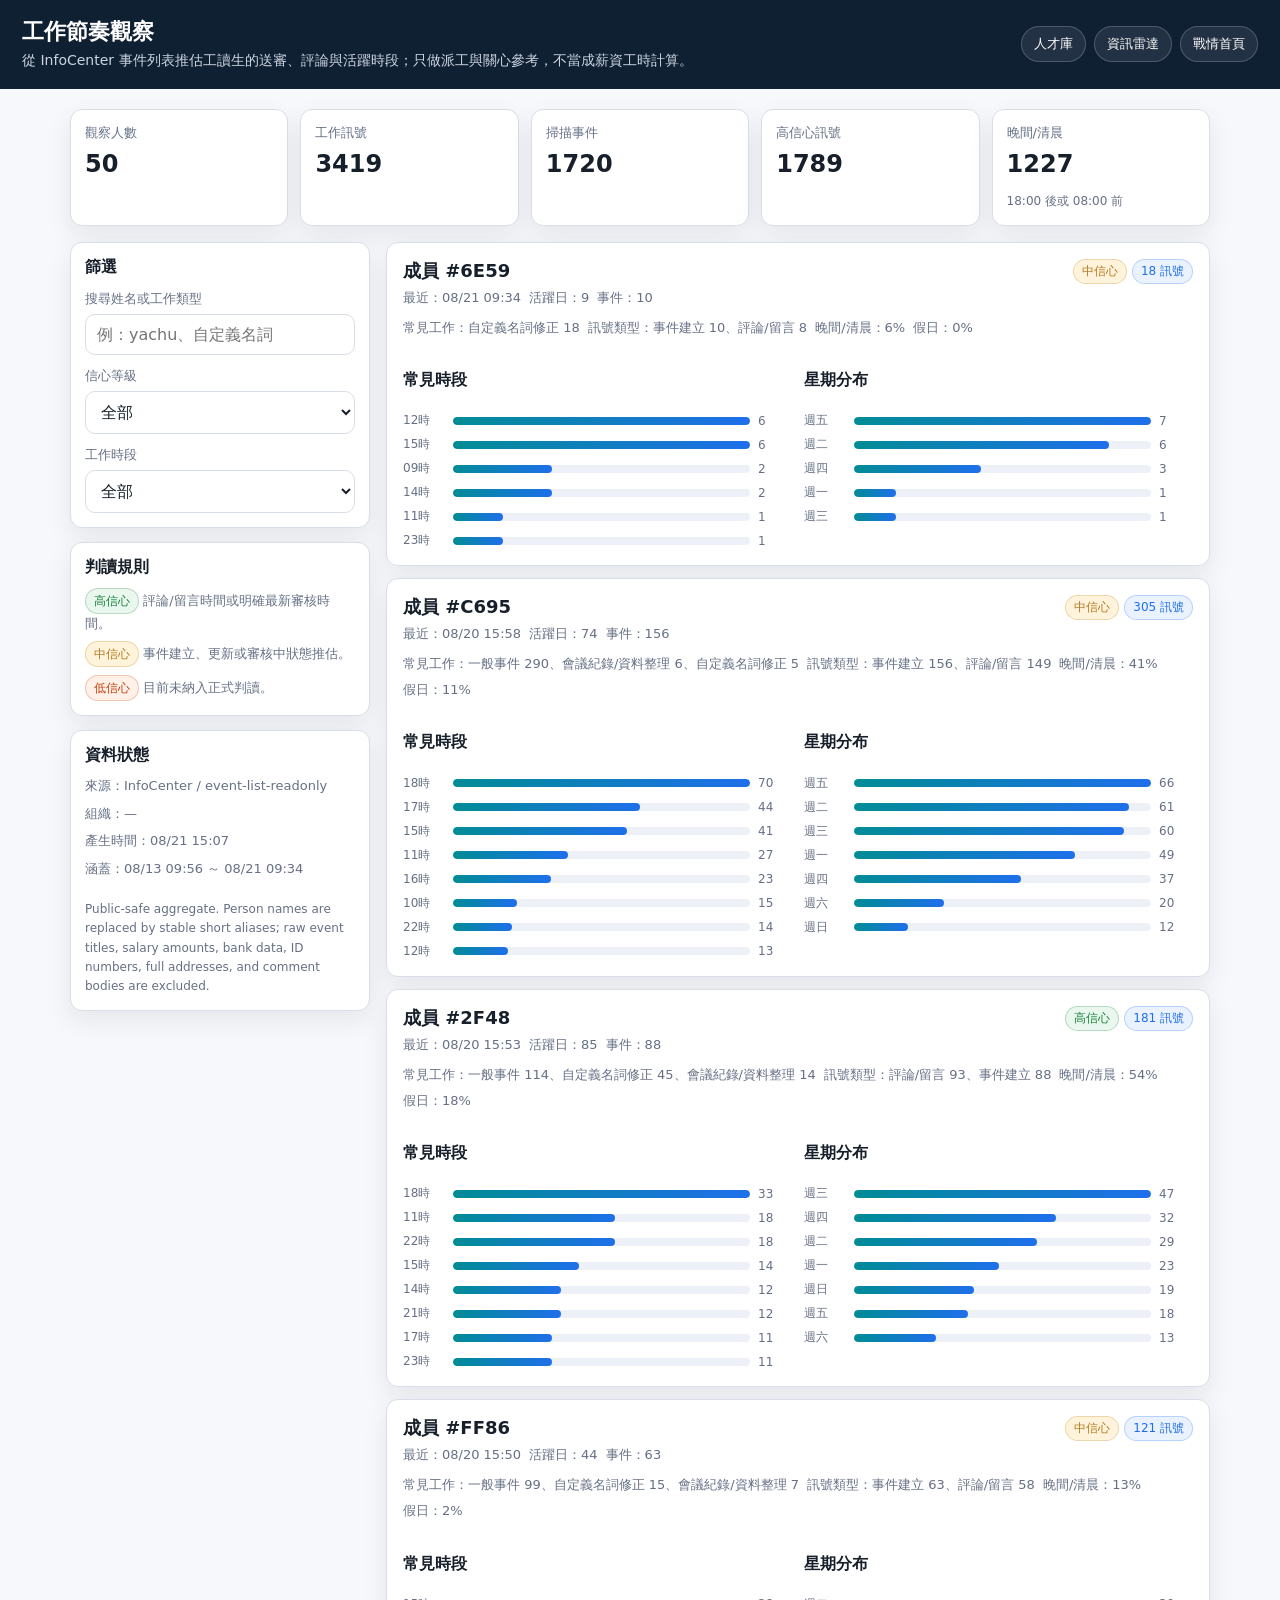
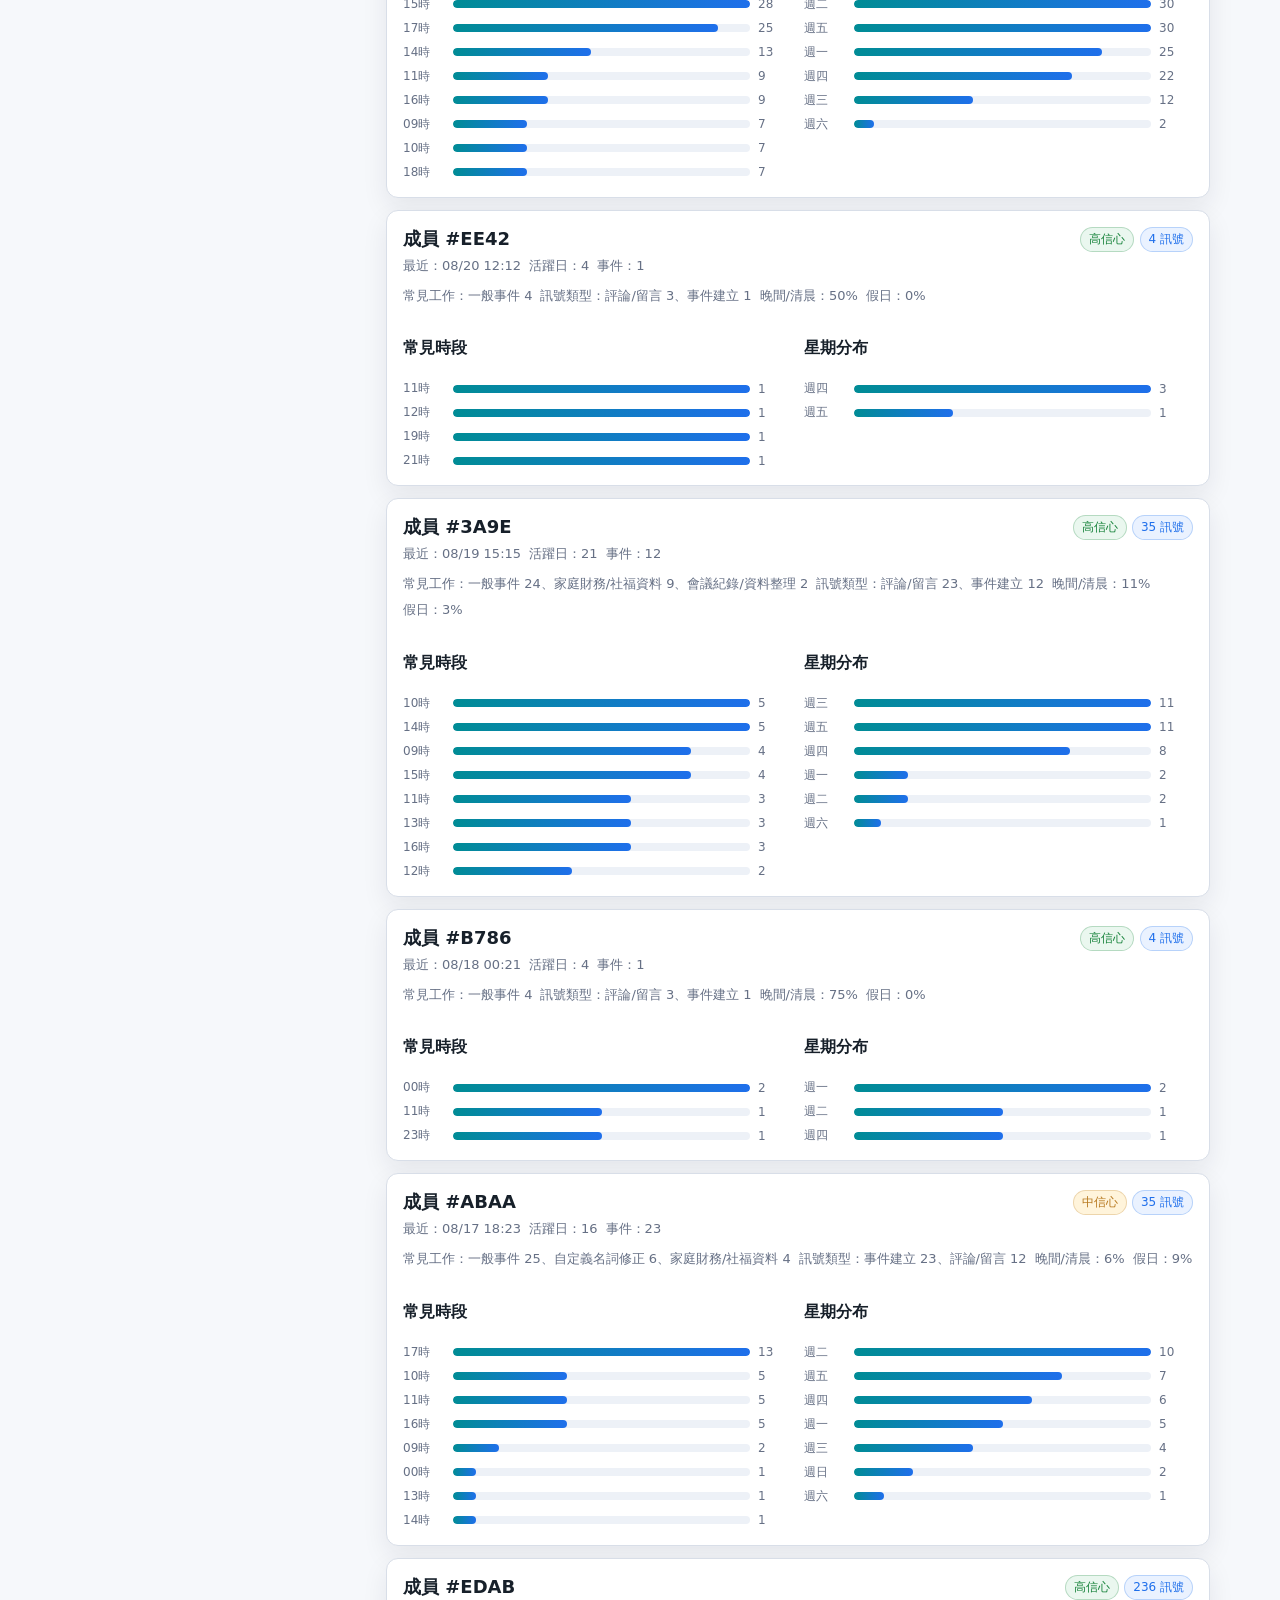
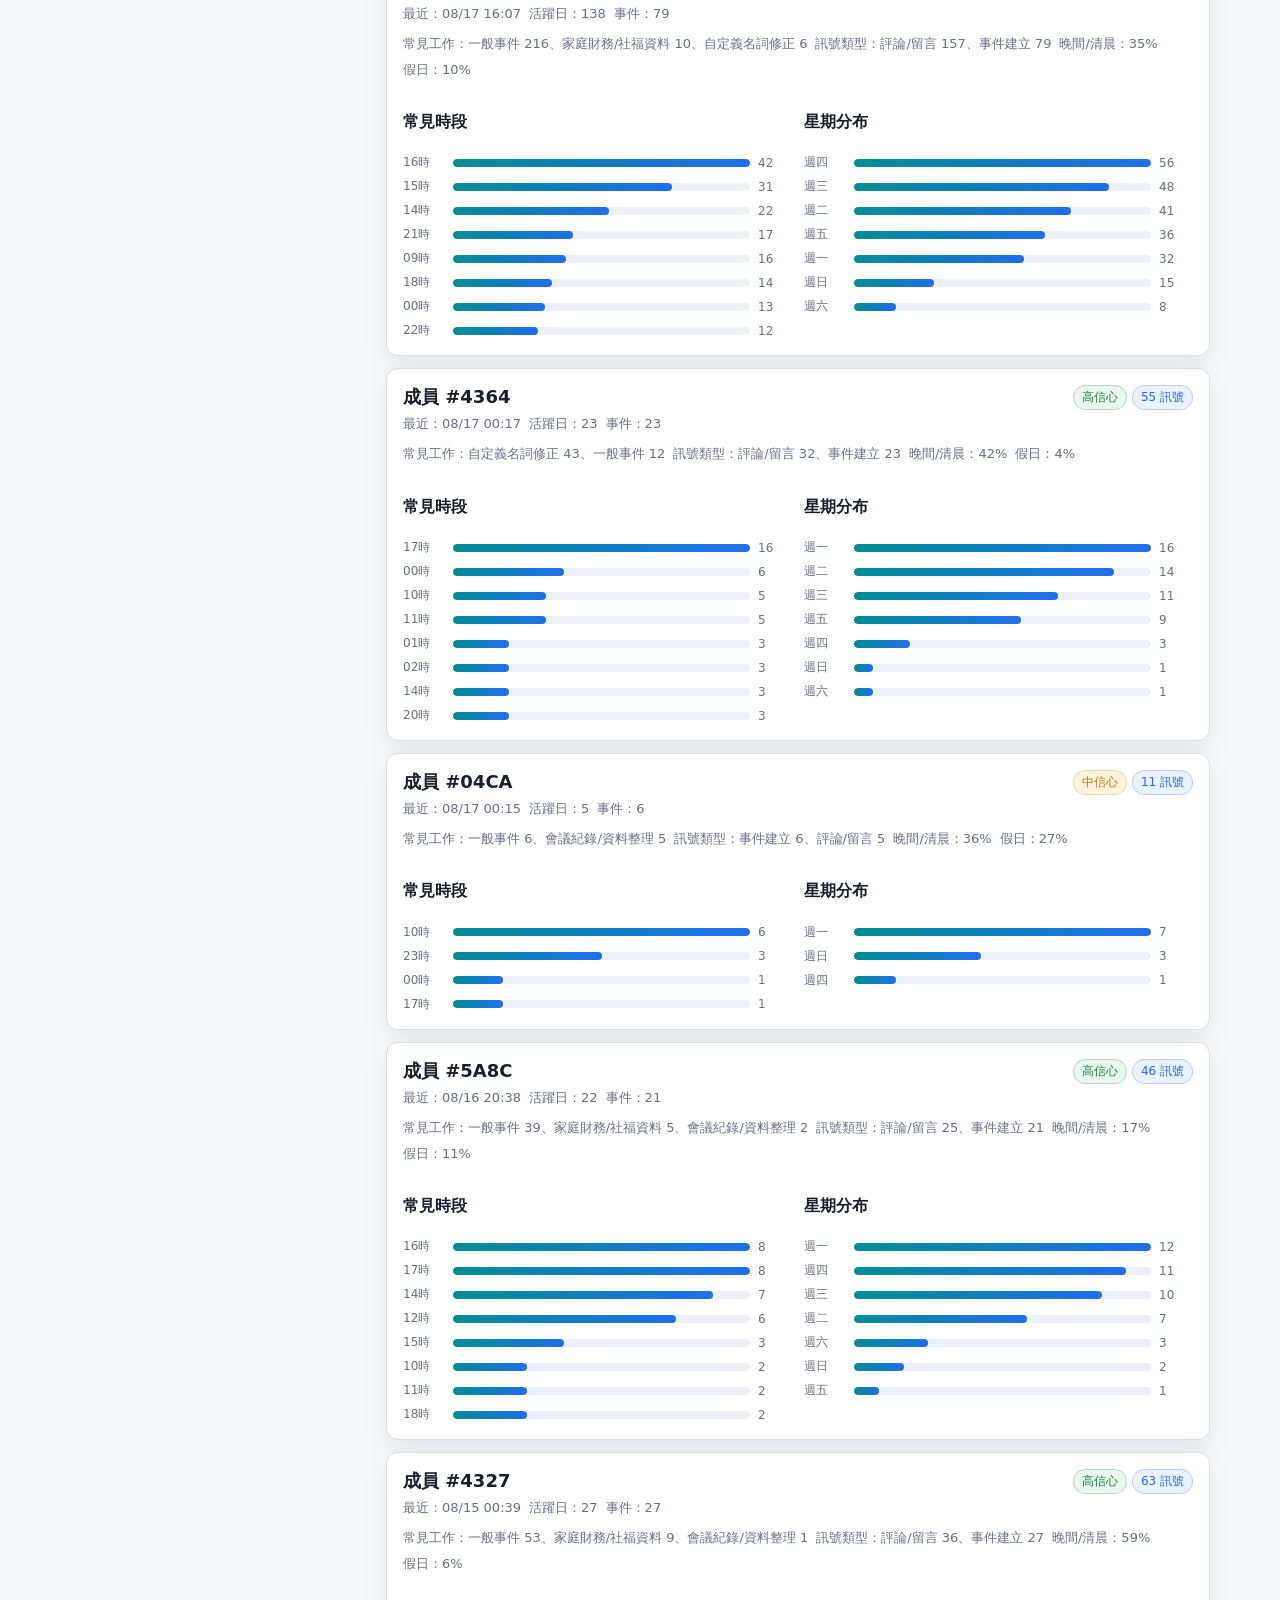
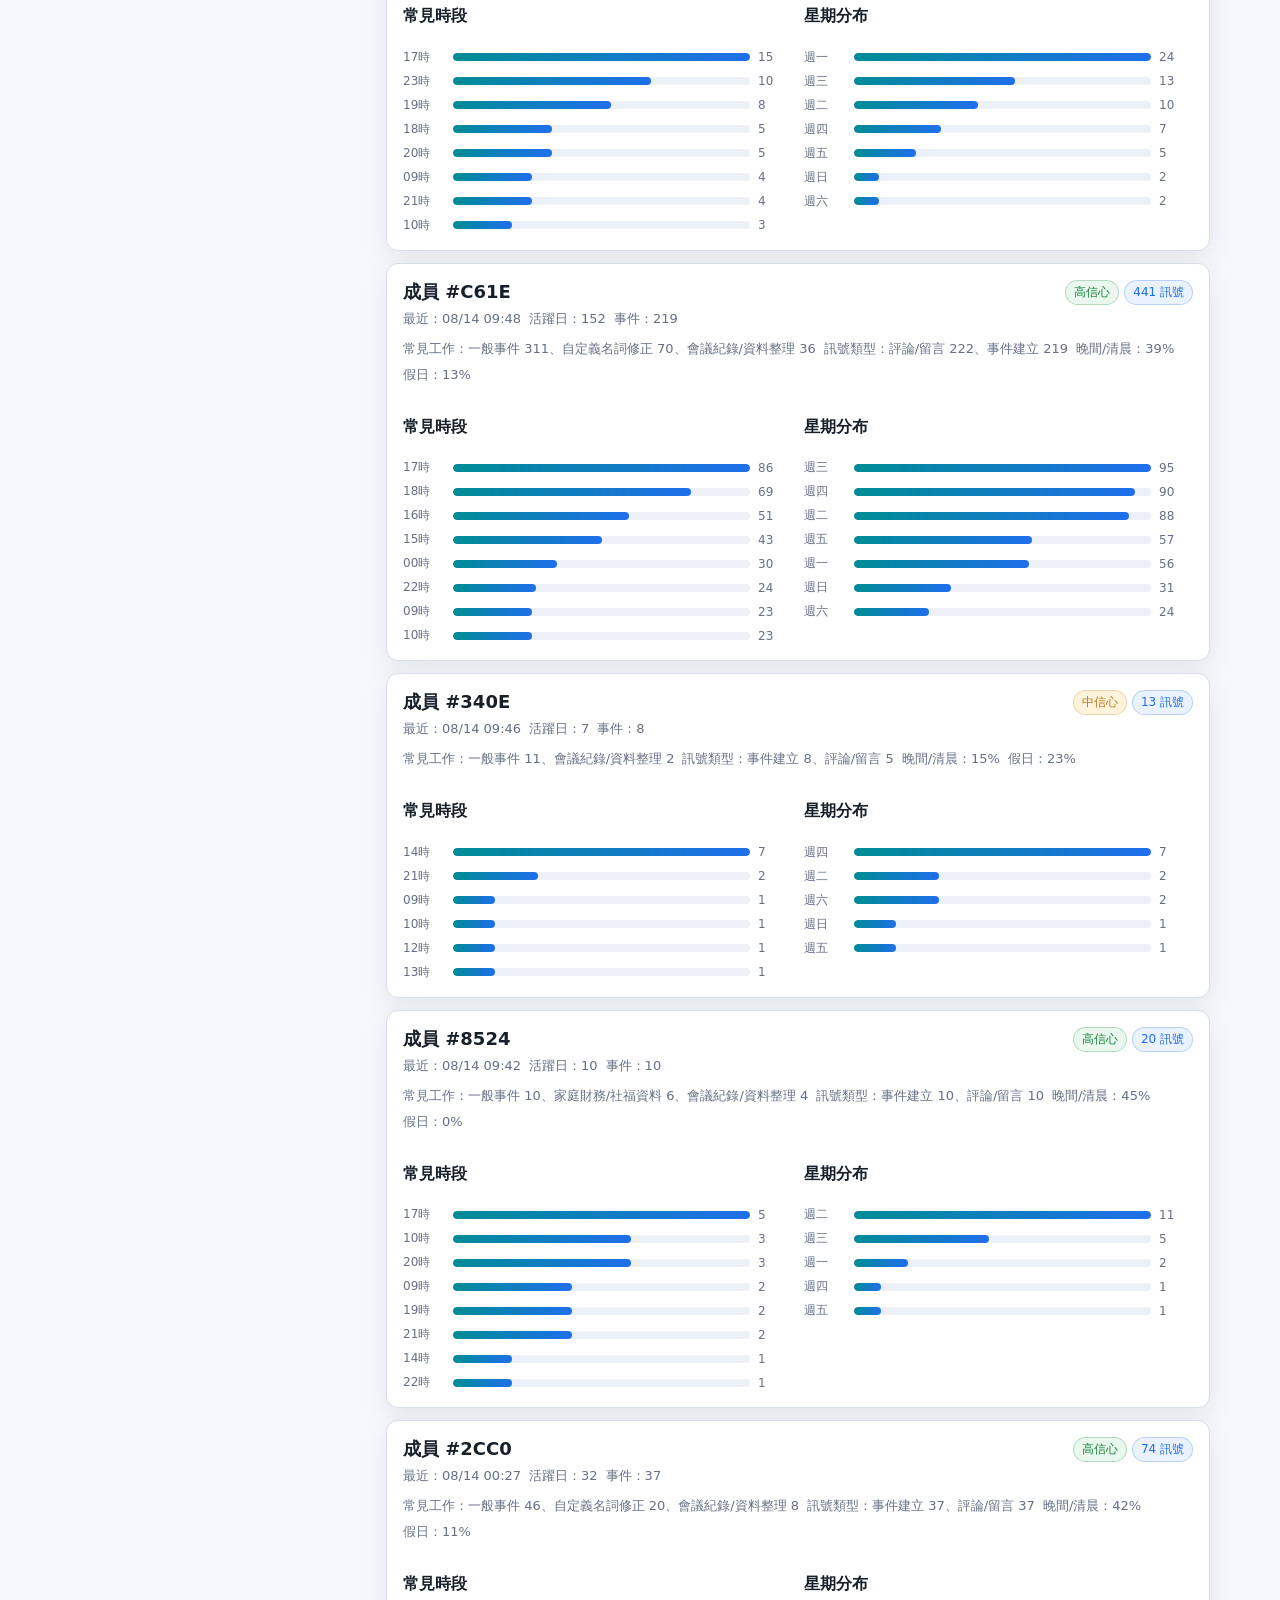
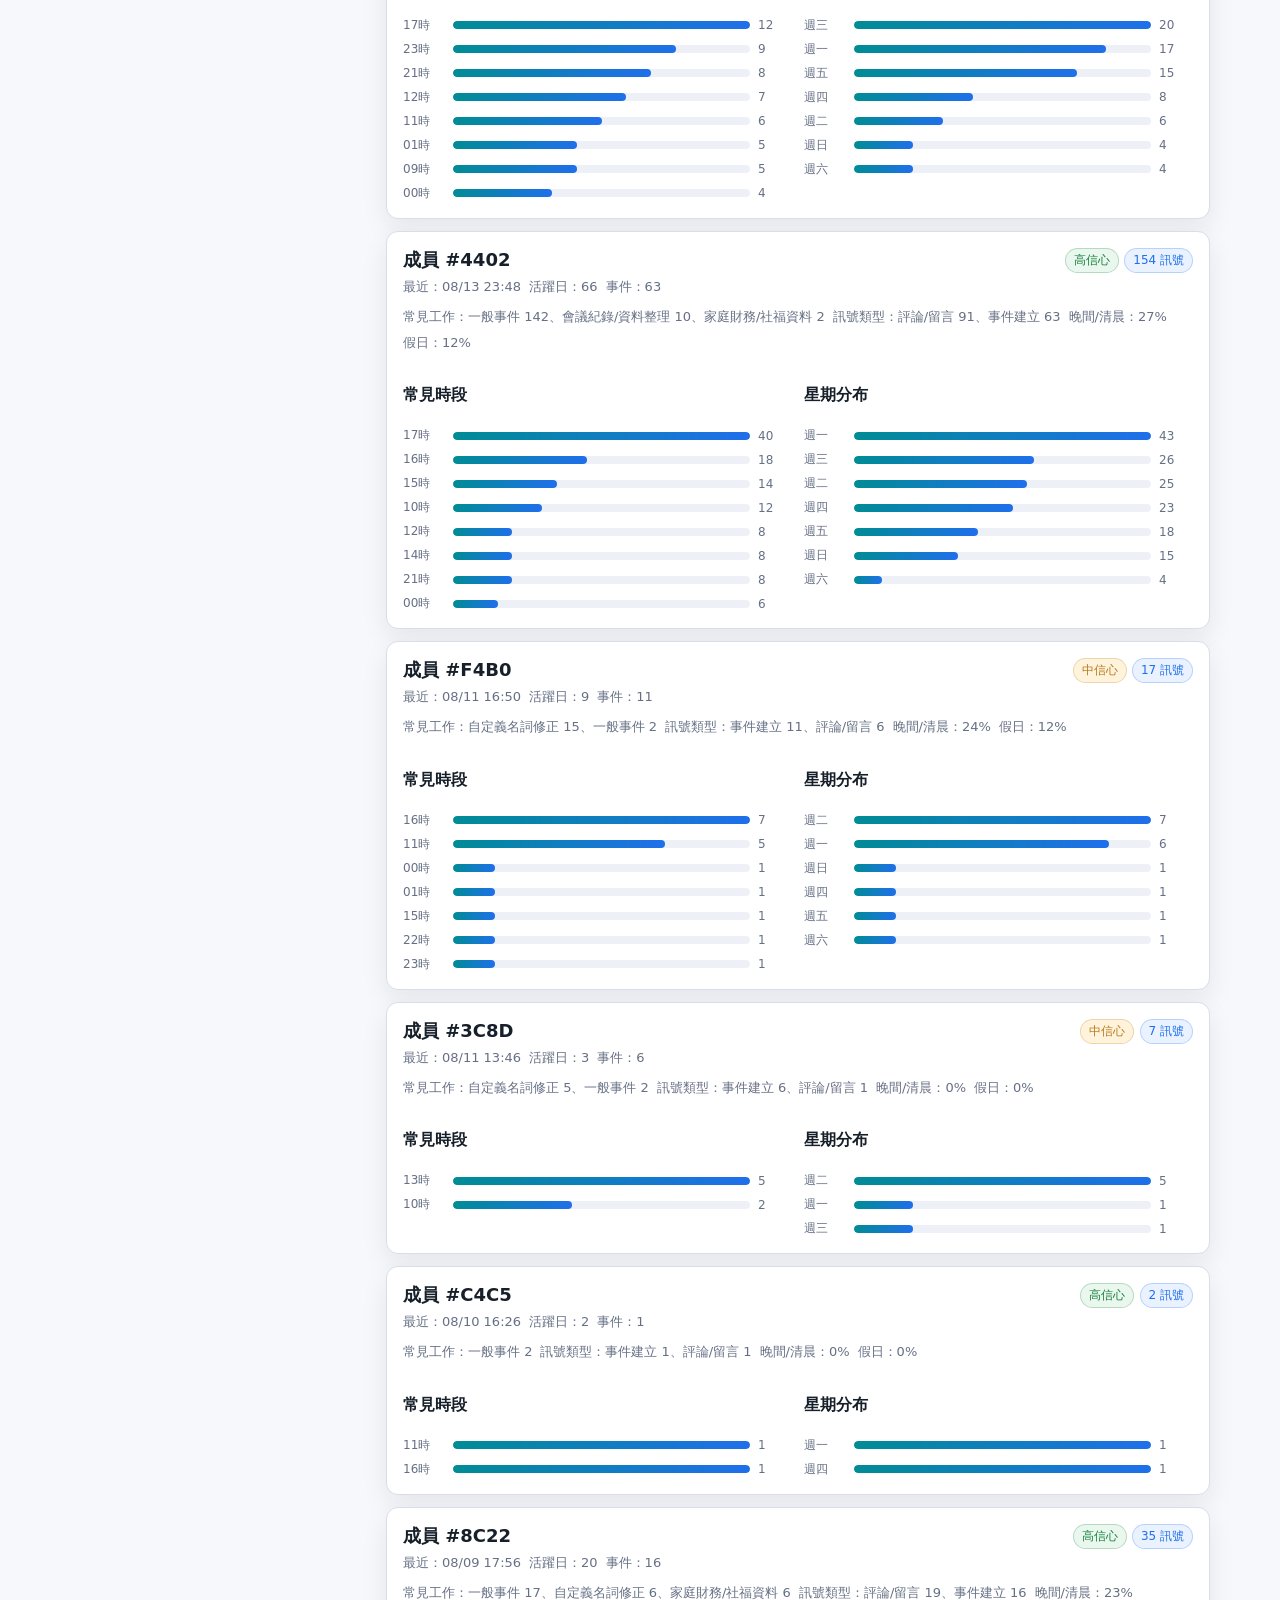
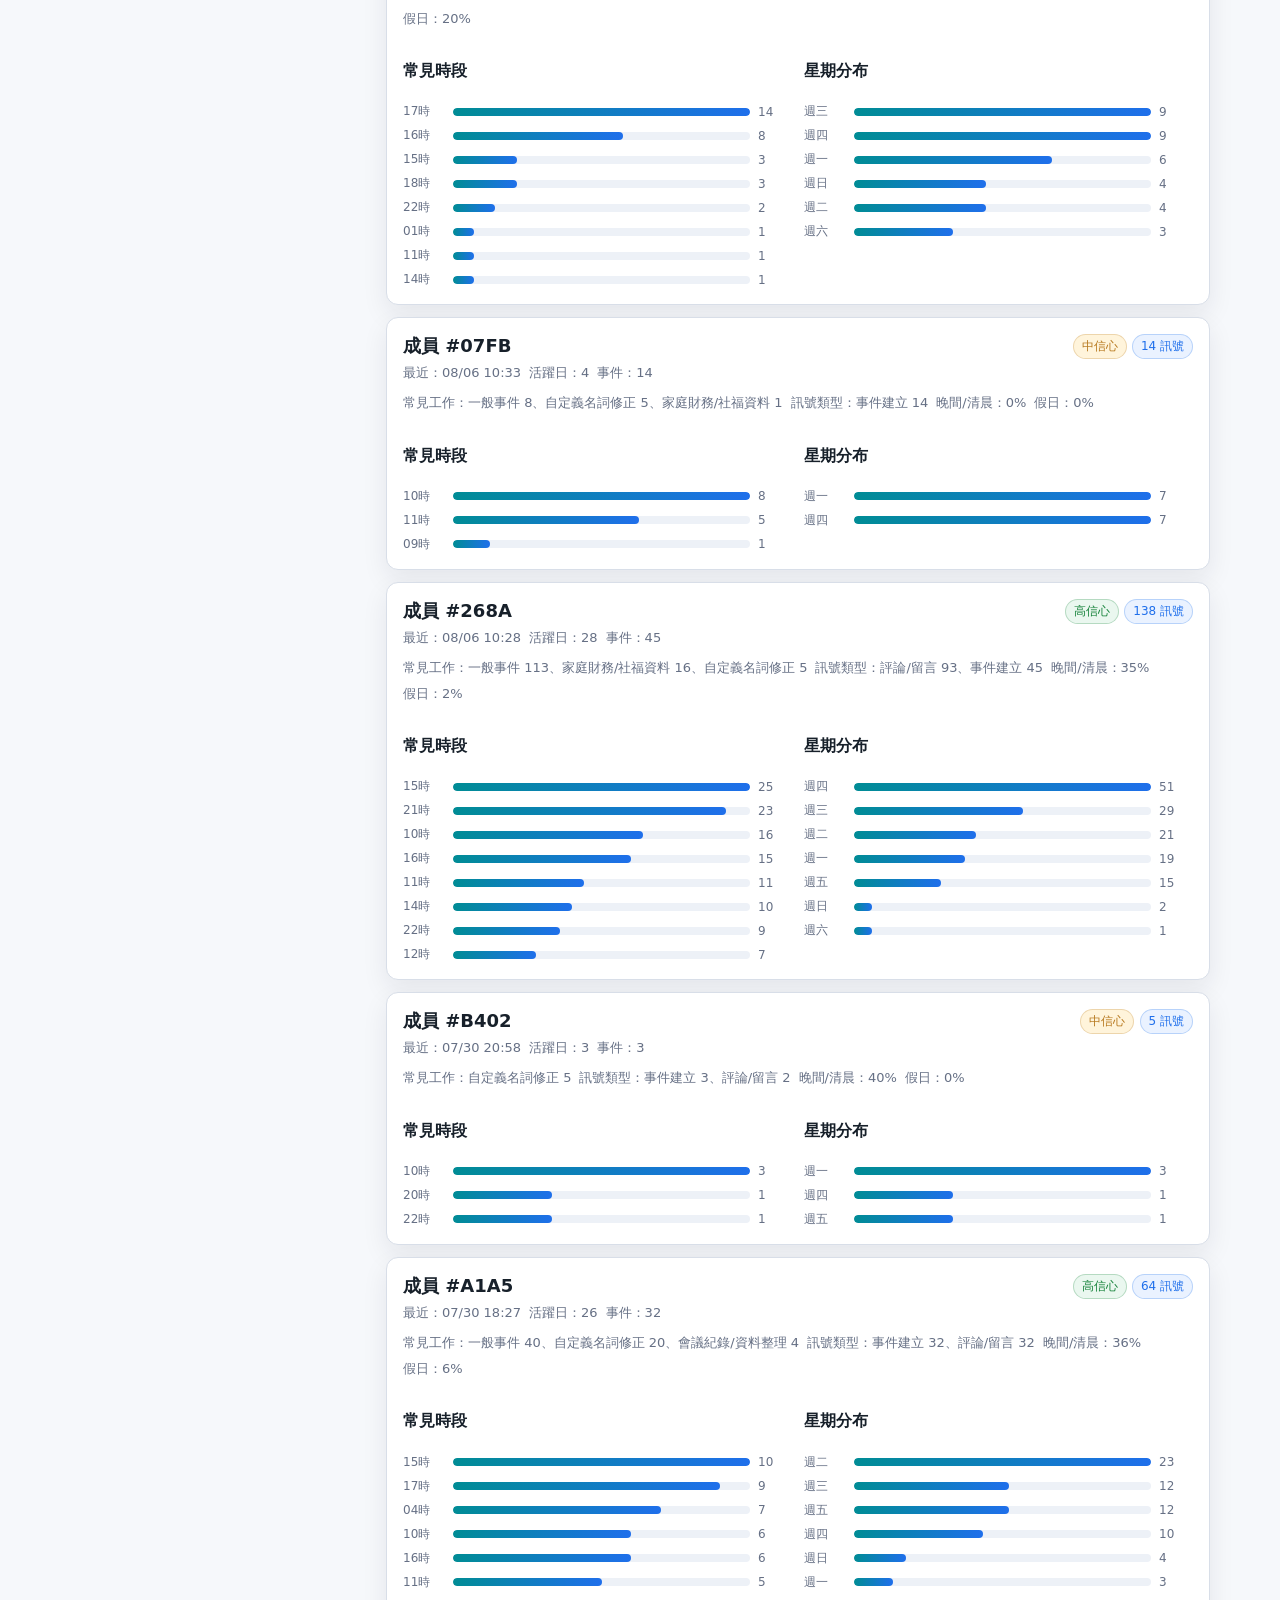
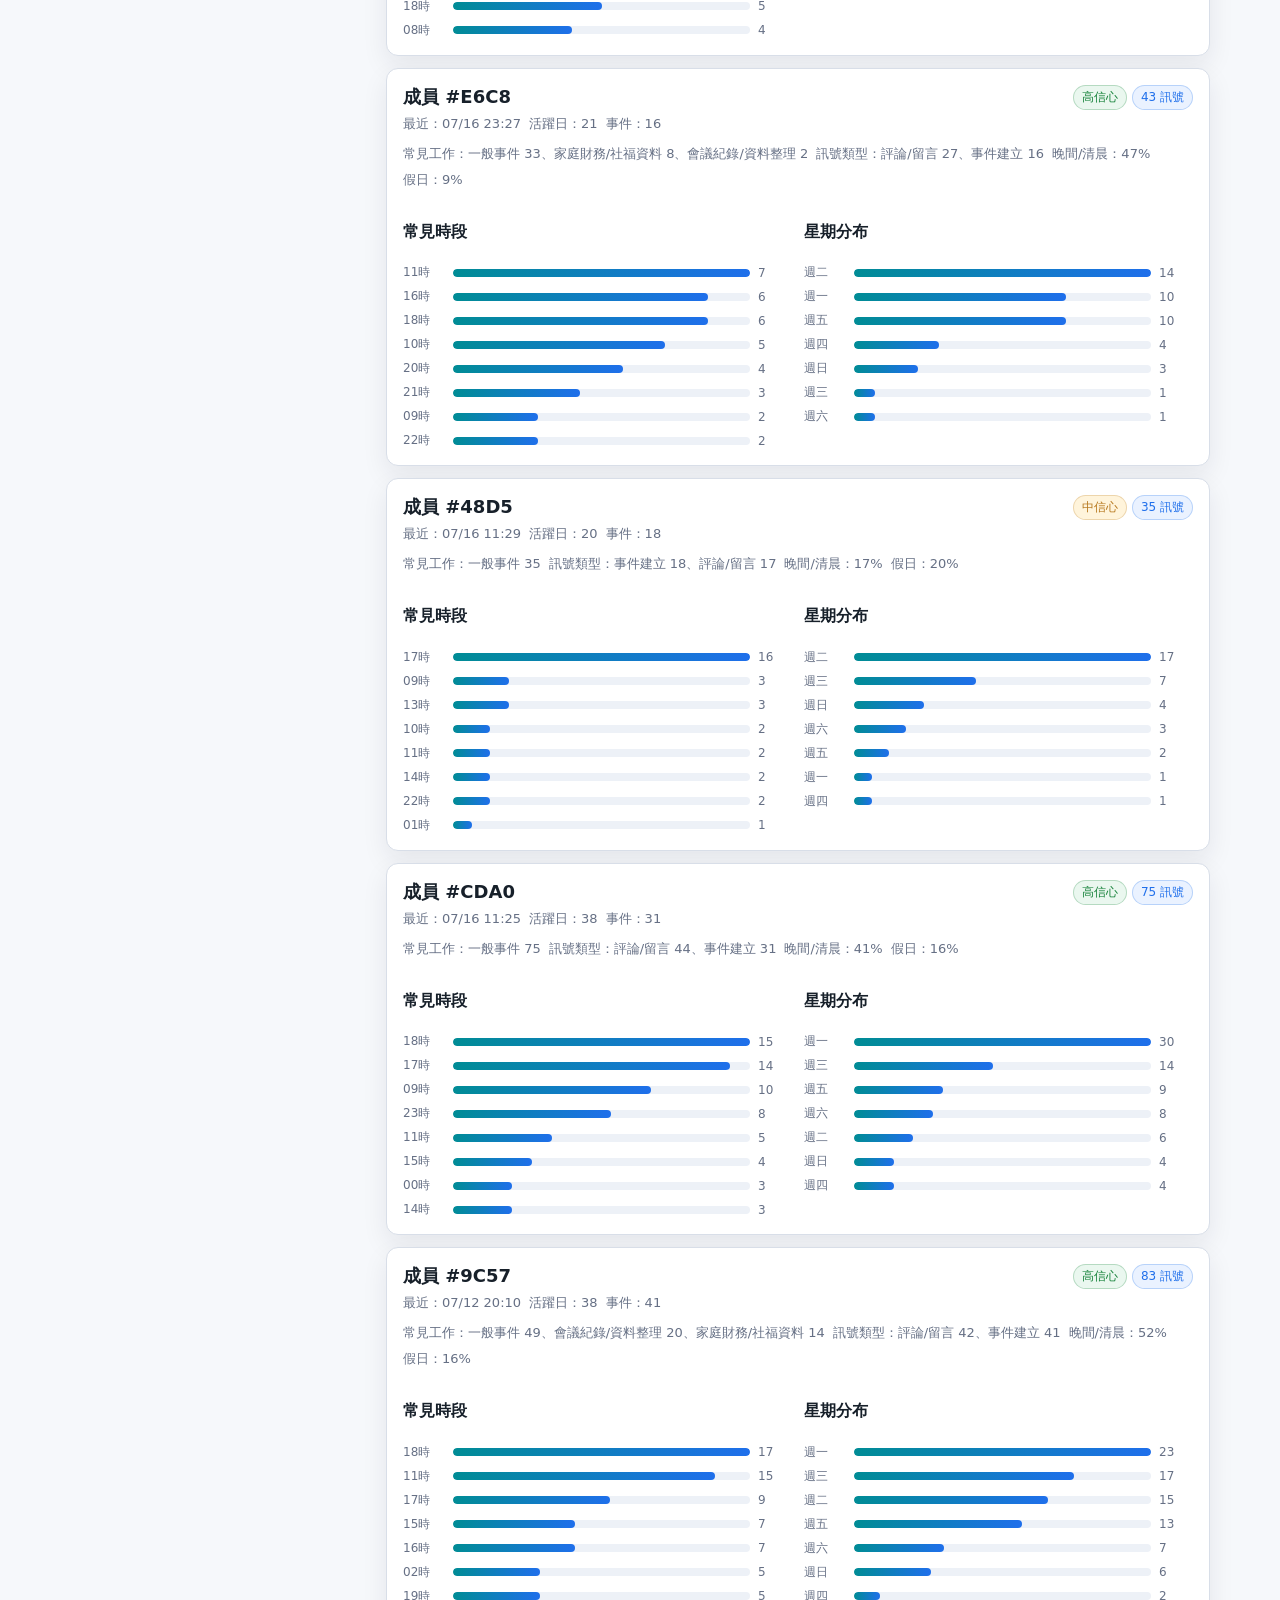
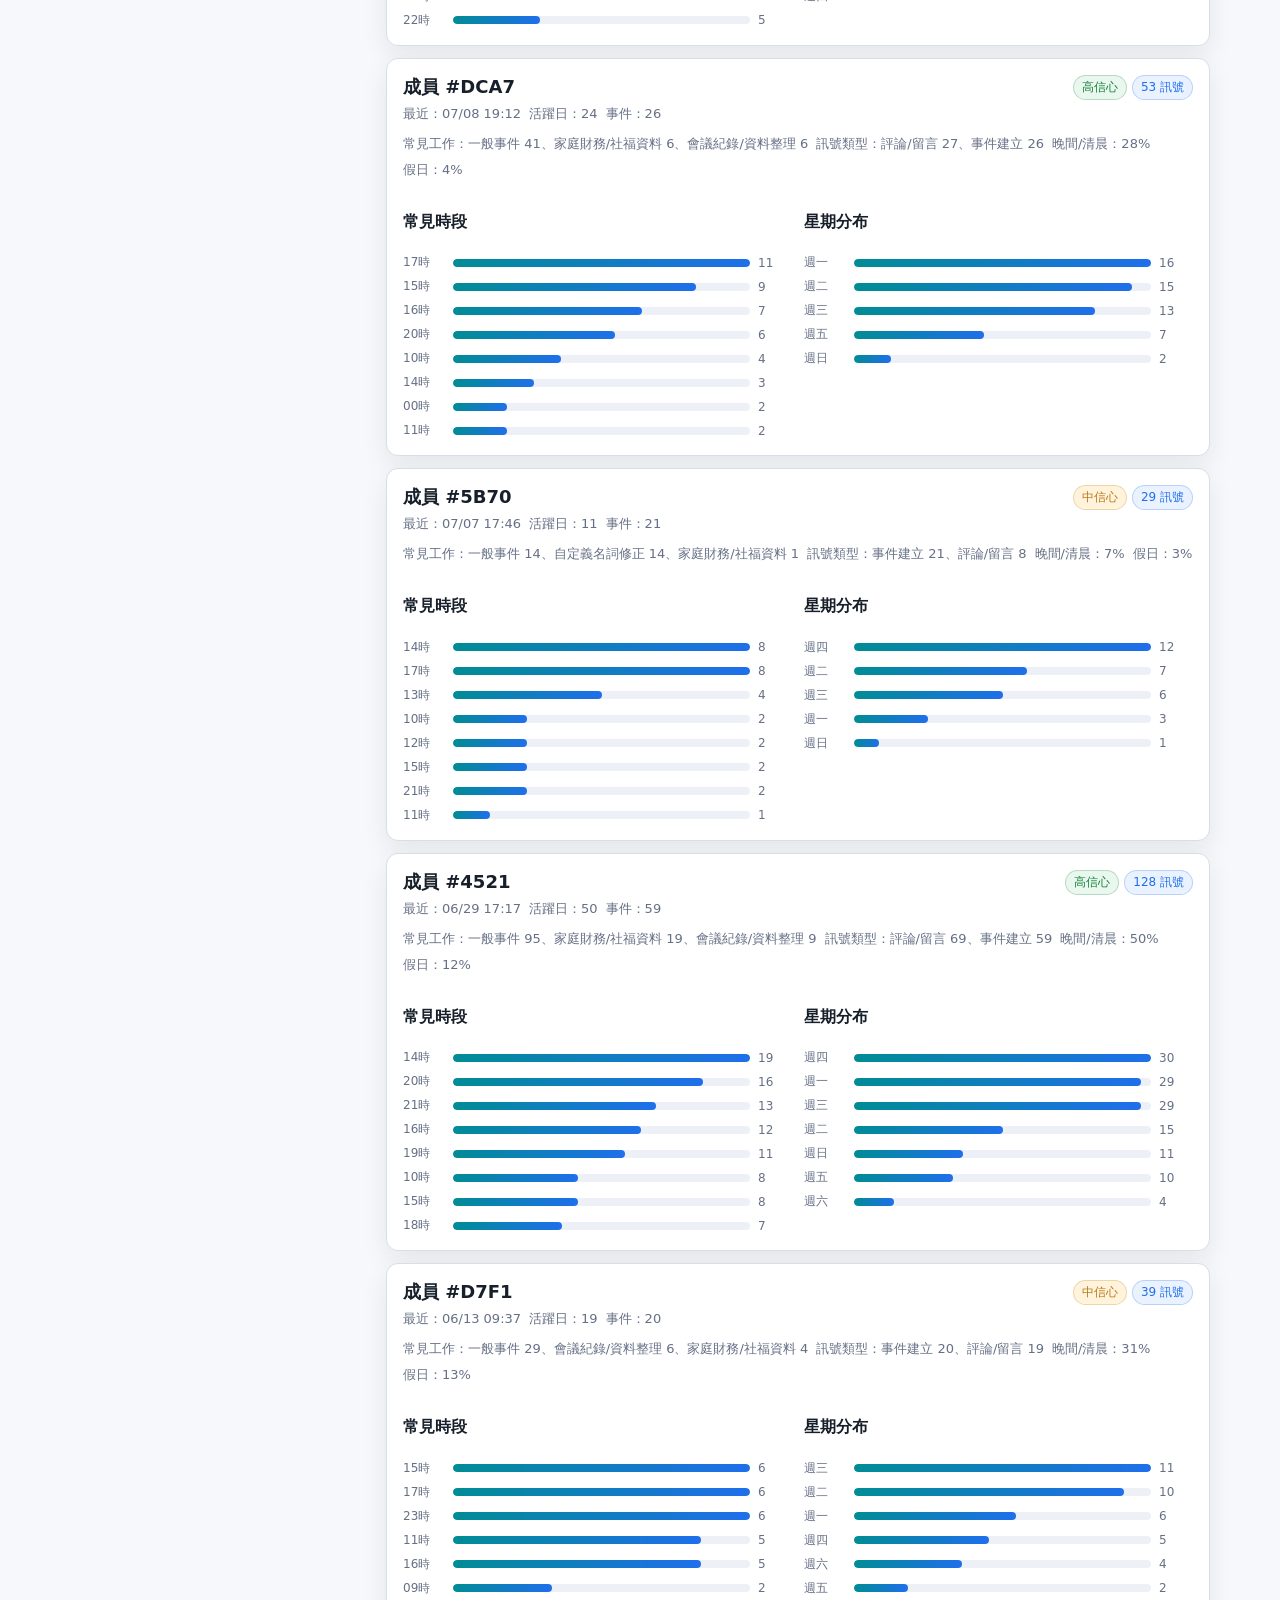
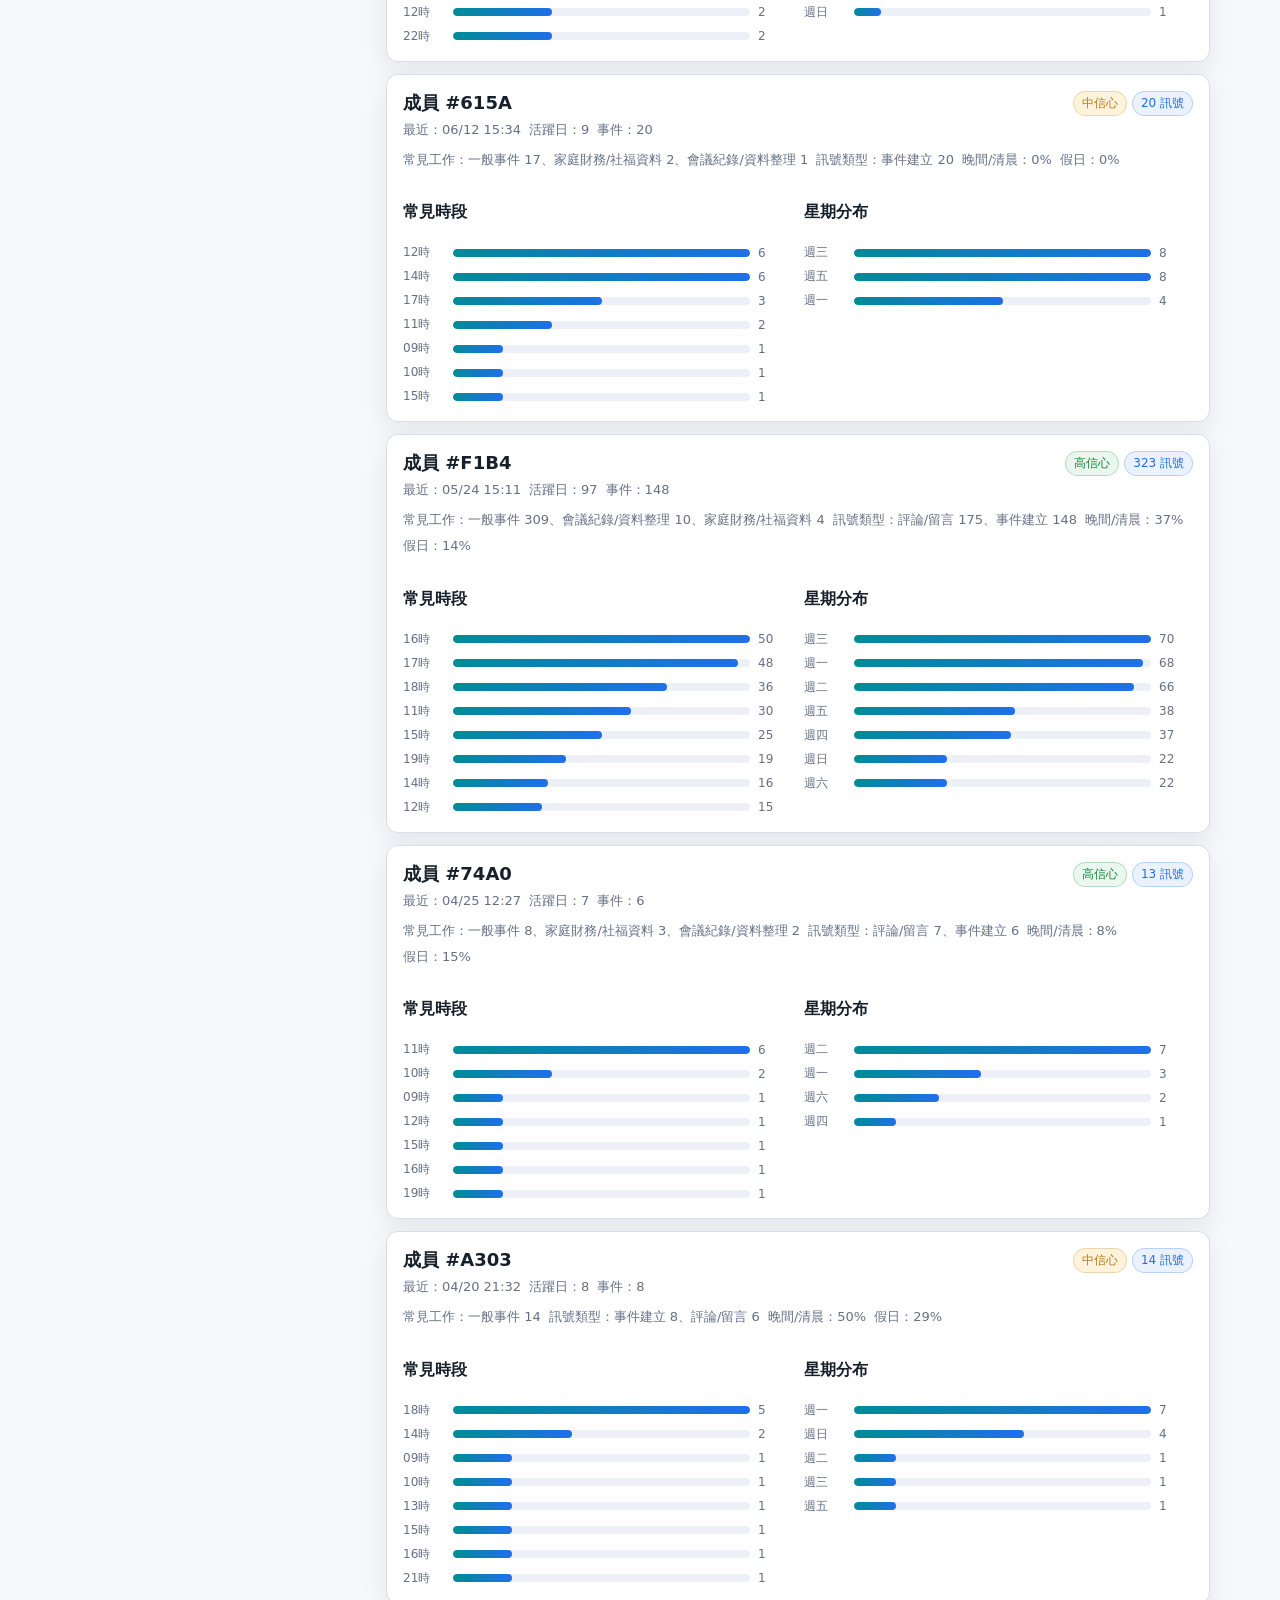
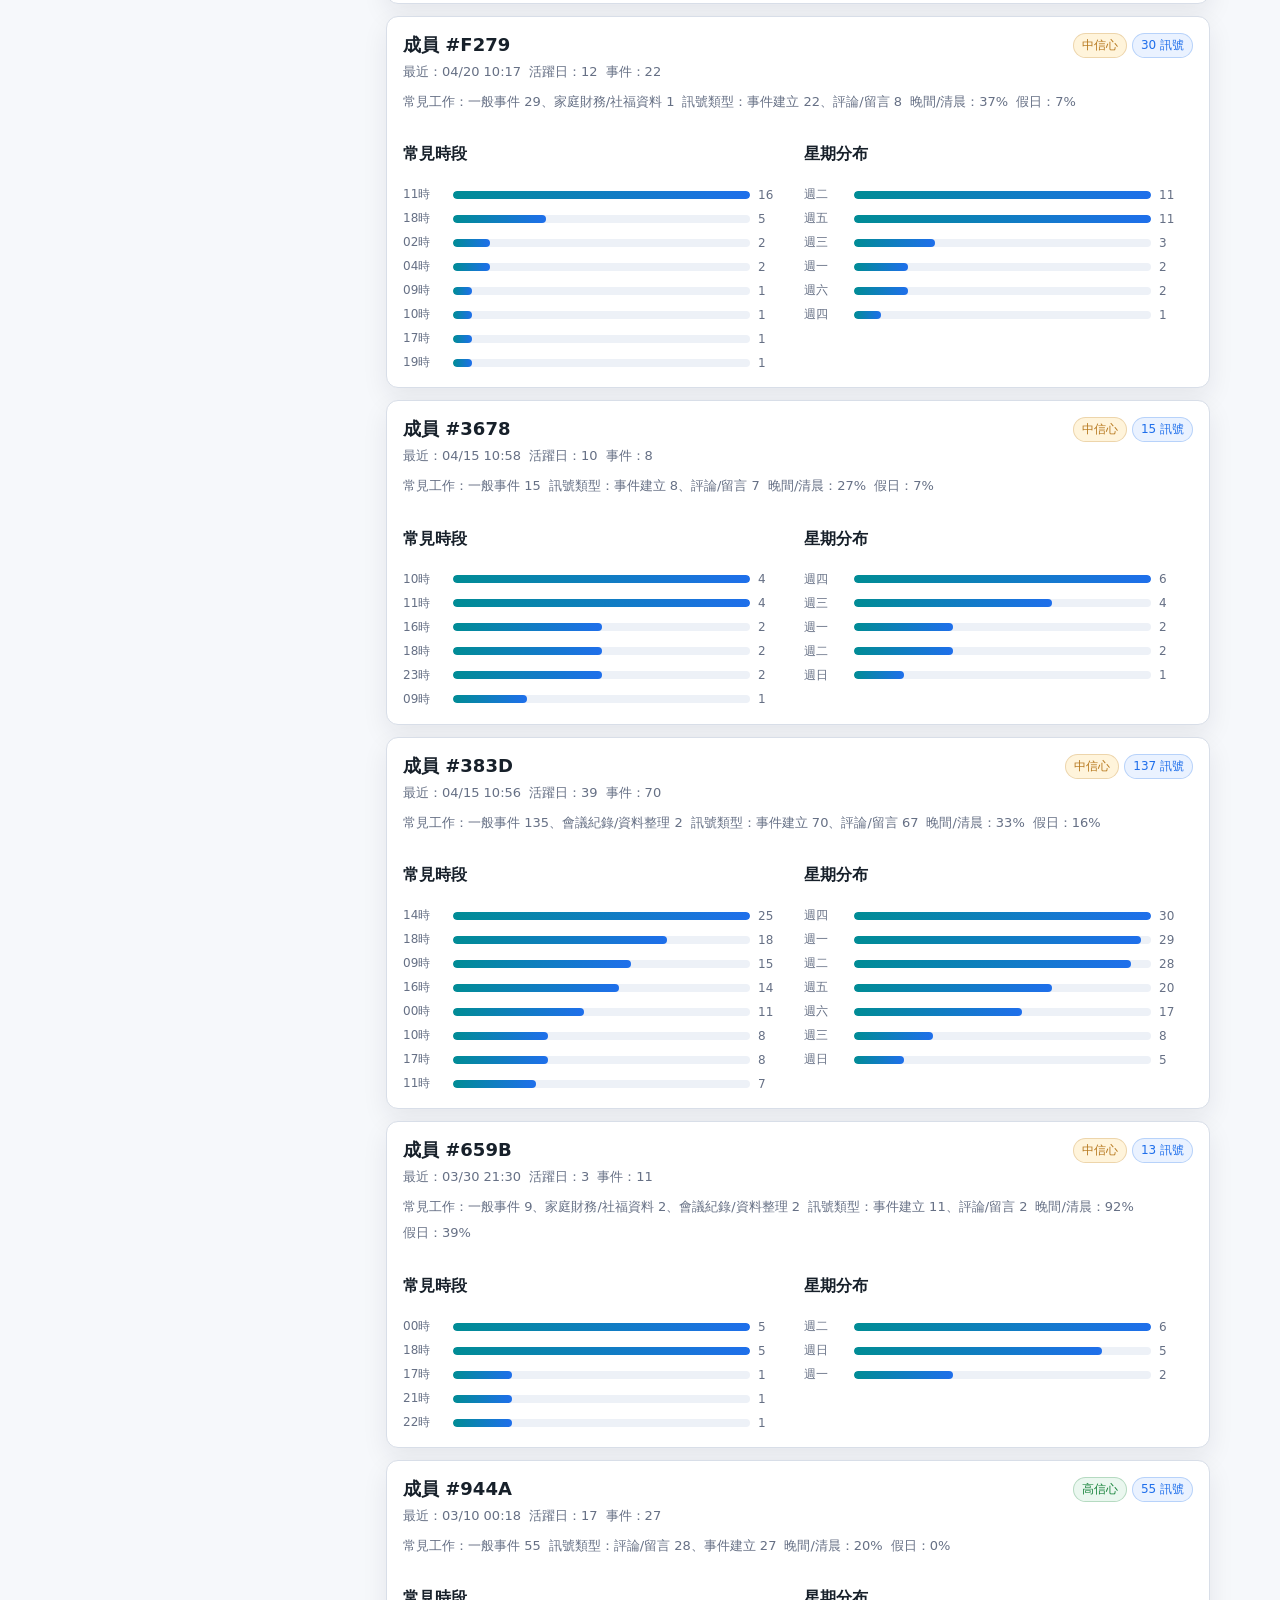
<file: work-rhythm/index.html>
<!doctype html>
<html lang="zh-Hant">
  <head>
    <meta charset="utf-8" />
    <meta name="viewport" content="width=device-width, initial-scale=1" />
    <meta name="robots" content="noindex,nofollow,noarchive" />
    <title>工作節奏觀察｜人力情報站</title>
    <style>
      :root {
        --bg: #f6f8fb;
        --panel: #ffffff;
        --ink: #17202a;
        --muted: #667085;
        --line: #d8dee8;
        --blue: #1f6feb;
        --cyan: #008c95;
        --green: #17833b;
        --amber: #b7791f;
        --red: #c2410c;
        --soft-blue: #eaf2ff;
        --soft-green: #eaf7ef;
        --soft-amber: #fff4db;
        --soft-red: #fff0e8;
        --shadow: 0 10px 26px rgba(20, 31, 48, .08);
      }

      * { box-sizing: border-box; }

      body {
        margin: 0;
        color: var(--ink);
        background: var(--bg);
        font-family: "Microsoft JhengHei", "Noto Sans TC", system-ui, sans-serif;
      }

      header {
        background: #102033;
        color: #fff;
        padding: 18px 22px;
        display: flex;
        align-items: center;
        justify-content: space-between;
        gap: 14px;
        flex-wrap: wrap;
      }

      h1 {
        margin: 0 0 4px;
        font-size: 22px;
        line-height: 1.25;
      }

      .subtitle {
        margin: 0;
        color: #cbd5e1;
        font-size: 14px;
        line-height: 1.5;
      }

      .nav {
        display: flex;
        gap: 8px;
        flex-wrap: wrap;
      }

      .nav a,
      .button {
        border: 1px solid rgba(255,255,255,.2);
        border-radius: 999px;
        padding: 8px 12px;
        color: #fff;
        text-decoration: none;
        background: rgba(255,255,255,.08);
        font-size: 13px;
      }

      main {
        max-width: 1180px;
        margin: 0 auto;
        padding: 20px;
      }

      .metrics {
        display: grid;
        grid-template-columns: repeat(5, minmax(120px, 1fr));
        gap: 12px;
        margin-bottom: 16px;
      }

      .metric,
      .panel,
      .person,
      .notice {
        background: var(--panel);
        border: 1px solid var(--line);
        border-radius: 12px;
        box-shadow: var(--shadow);
      }

      .metric {
        padding: 14px;
      }

      .metric .label {
        color: var(--muted);
        font-size: 13px;
        margin-bottom: 8px;
      }

      .metric .value {
        font-size: 24px;
        font-weight: 800;
      }

      .layout {
        display: grid;
        grid-template-columns: 300px minmax(0, 1fr);
        gap: 16px;
      }

      .panel {
        padding: 14px;
        margin-bottom: 14px;
      }

      .panel h2 {
        margin: 0 0 10px;
        font-size: 16px;
      }

      label {
        display: block;
        color: var(--muted);
        font-size: 13px;
        margin: 12px 0 6px;
      }

      input,
      select {
        width: 100%;
        border: 1px solid var(--line);
        border-radius: 10px;
        background: #fff;
        color: var(--ink);
        padding: 10px 11px;
        font: inherit;
      }

      .legend {
        display: grid;
        gap: 8px;
        color: var(--muted);
        font-size: 13px;
        line-height: 1.5;
      }

      .pill {
        display: inline-flex;
        align-items: center;
        gap: 4px;
        padding: 3px 8px;
        border-radius: 999px;
        border: 1px solid var(--line);
        background: #fff;
        color: var(--muted);
        font-size: 12px;
      }

      .pill.high { color: var(--green); border-color: rgba(23,131,59,.25); background: var(--soft-green); }
      .pill.medium { color: var(--amber); border-color: rgba(183,121,31,.25); background: var(--soft-amber); }
      .pill.low { color: var(--red); border-color: rgba(194,65,12,.25); background: var(--soft-red); }
      .pill.blue { color: var(--blue); border-color: rgba(31,111,235,.25); background: var(--soft-blue); }

      .person {
        padding: 16px;
        margin-bottom: 12px;
      }

      .person-header {
        display: flex;
        justify-content: space-between;
        gap: 12px;
        align-items: flex-start;
        margin-bottom: 12px;
      }

      .person h3 {
        margin: 0 0 6px;
        font-size: 18px;
      }

      .meta {
        color: var(--muted);
        font-size: 13px;
        display: flex;
        flex-wrap: wrap;
        gap: 8px;
      }

      .bars {
        display: grid;
        gap: 7px;
      }

      .bar {
        display: grid;
        grid-template-columns: 42px minmax(0, 1fr) 34px;
        gap: 8px;
        align-items: center;
        color: var(--muted);
        font-size: 12px;
      }

      .track {
        height: 8px;
        border-radius: 999px;
        background: #edf1f7;
        overflow: hidden;
      }

      .fill {
        height: 100%;
        background: linear-gradient(90deg, var(--cyan), var(--blue));
        border-radius: inherit;
      }

      .grid-2 {
        display: grid;
        grid-template-columns: 1fr 1fr;
        gap: 12px;
      }

      .small-list {
        margin: 0;
        padding-left: 18px;
        color: var(--muted);
        line-height: 1.7;
      }

      .notice {
        padding: 18px;
        border-style: dashed;
      }

      .recent {
        display: grid;
        gap: 8px;
      }

      .recent-item {
        border: 1px solid var(--line);
        border-radius: 10px;
        padding: 10px;
        background: #fff;
      }

      .footer-note {
        color: var(--muted);
        font-size: 12px;
        line-height: 1.6;
        margin-top: 14px;
      }

      @media (max-width: 940px) {
        .metrics { grid-template-columns: repeat(2, minmax(0, 1fr)); }
        .layout { grid-template-columns: 1fr; }
        .grid-2 { grid-template-columns: 1fr; }
      }

      @media (max-width: 560px) {
        header { padding: 16px; }
        main { padding: 14px; }
        .metrics { grid-template-columns: 1fr; }
        .person-header { display: block; }
      }
    </style>
  </head>
  <body>
    <header>
      <div>
        <h1>工作節奏觀察</h1>
        <p class="subtitle">從 InfoCenter 事件列表推估工讀生的送審、評論與活躍時段；只做派工與關心參考，不當成薪資工時計算。</p>
      </div>
      <nav class="nav" aria-label="附加功能導覽">
        <a href="/talent-pool/index.html">人才庫</a>
        <a href="/radar-addon/index.html">資訊雷達</a>
        <a href="/">戰情首頁</a>
      </nav>
    </header>

    <main>
      <section class="metrics" id="metrics"></section>

      <div class="layout">
        <aside>
          <section class="panel">
            <h2>篩選</h2>
            <label for="query">搜尋姓名或工作類型</label>
            <input id="query" type="search" placeholder="例：yachu、自定義名詞" />

            <label for="confidence">信心等級</label>
            <select id="confidence">
              <option value="">全部</option>
              <option value="high">高信心</option>
              <option value="medium">中信心</option>
            </select>

            <label for="time">工作時段</label>
            <select id="time">
              <option value="">全部</option>
              <option value="evening">晚間/清晨較多</option>
              <option value="weekend">假日較多</option>
            </select>
          </section>

          <section class="panel">
            <h2>判讀規則</h2>
            <div class="legend" id="legend"></div>
          </section>

          <section class="panel">
            <h2>資料狀態</h2>
            <div class="legend" id="source"></div>
          </section>
        </aside>

        <section>
          <div id="people"></div>
          <section class="panel">
            <h2>最近訊號</h2>
            <div class="recent" id="recent"></div>
          </section>
          <section class="panel">
            <h2>缺口與限制</h2>
            <ul class="small-list" id="gaps"></ul>
          </section>
        </section>
      </div>
    </main>

    <script src="./main.js"></script>
  </body>
</html>
</file>
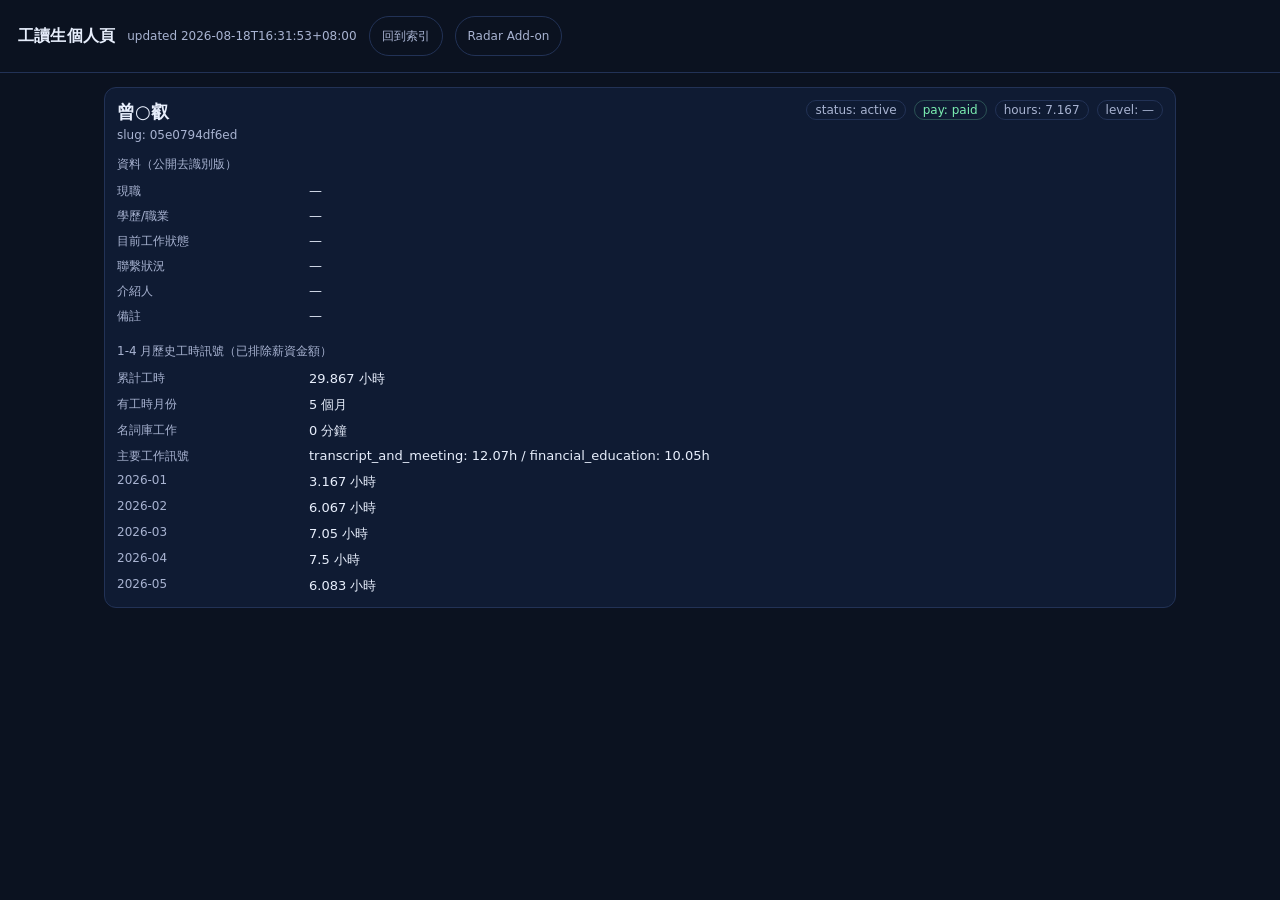
<file: interns/05e0794df6ed/index.html>
<!doctype html>
<html lang="zh-Hant">
  <head>
    <meta charset="utf-8" />
    <meta name="viewport" content="width=device-width, initial-scale=1" />
    <title>工讀生個人頁</title>
    <meta name="robots" content="noindex,nofollow,noarchive" />
    <link rel="stylesheet" href="../style.css" />
  </head>
  <body>
    <header>
      <h1>工讀生個人頁</h1>
      <div class="meta" id="meta">載入中…</div>
      <a class="pill" href="/interns/index.html">回到索引</a>
      <a class="pill" href="/radar-addon/index.html">Radar Add-on</a>
    </header>

    <div class="wrap">
      <div class="card" id="card">載入中…</div>
    </div>

    <script src="../profile.js"></script>
  </body>
</html>
</file>
<file: dashboard.css>
:root {
  --canvas: #f4f2ec;
  --surface: #fffdf8;
  --surface-strong: #ffffff;
  --surface-muted: #eeece5;
  --ink: #162421;
  --ink-soft: #4f5f5a;
  --ink-faint: #74807c;
  --line: #d9ddd7;
  --line-strong: #bec8c2;
  --forest: #153f39;
  --forest-2: #1f5b50;
  --forest-soft: #dcebe6;
  --lime: #cddd85;
  --blue: #315f7d;
  --blue-soft: #e2edf3;
  --amber: #97691f;
  --amber-soft: #f7e9c8;
  --red: #9e4638;
  --red-soft: #f5dfdb;
  --green: #28715d;
  --green-soft: #dcece6;
  --shadow: 0 16px 48px rgba(25, 48, 42, 0.08);
  --shadow-small: 0 8px 24px rgba(25, 48, 42, 0.06);
  --radius-lg: 24px;
  --radius-md: 16px;
  --radius-sm: 10px;
  --sidebar-width: 248px;
}

* {
  box-sizing: border-box;
}

[hidden] {
  display: none !important;
}

html {
  scroll-behavior: smooth;
}

body {
  margin: 0;
  min-width: 320px;
  color: var(--ink);
  background:
    radial-gradient(circle at 96% 0%, rgba(205, 221, 133, 0.2), transparent 28rem),
    var(--canvas);
  font-family: "Noto Sans TC", "Microsoft JhengHei", system-ui, -apple-system, BlinkMacSystemFont, "Segoe UI", sans-serif;
  font-size: 16px;
  line-height: 1.65;
  -webkit-font-smoothing: antialiased;
}

button,
input,
select {
  font: inherit;
}

button,
a {
  -webkit-tap-highlight-color: transparent;
}

a {
  color: inherit;
}

button:focus-visible,
a:focus-visible,
input:focus-visible,
select:focus-visible {
  outline: 3px solid rgba(49, 95, 125, 0.32);
  outline-offset: 3px;
}

.skip-link {
  position: fixed;
  top: 12px;
  left: 12px;
  z-index: 100;
  transform: translateY(-160%);
  padding: 10px 14px;
  border-radius: 8px;
  background: var(--ink);
  color: #fff;
  text-decoration: none;
}

.skip-link:focus {
  transform: translateY(0);
}

.app-shell {
  min-height: 100vh;
  display: grid;
  grid-template-columns: var(--sidebar-width) minmax(0, 1fr);
}

.sidebar {
  position: sticky;
  top: 0;
  height: 100vh;
  display: flex;
  flex-direction: column;
  gap: 30px;
  padding: 28px 20px 22px;
  color: #f4f8f5;
  background:
    linear-gradient(180deg, rgba(255, 255, 255, 0.035), transparent 40%),
    var(--forest);
}

.brand {
  display: flex;
  align-items: center;
  gap: 12px;
  color: #fff;
  text-decoration: none;
}

.brand-mark {
  width: 40px;
  height: 40px;
  display: grid;
  place-items: center;
  border-radius: 13px;
  color: var(--forest);
  background: var(--lime);
  font-weight: 900;
  font-size: 19px;
}

.brand strong,
.brand small {
  display: block;
}

.brand strong {
  font-size: 17px;
  letter-spacing: 0.02em;
}

.brand small {
  margin-top: 1px;
  color: #b8cec7;
  font-size: 11px;
  letter-spacing: 0.05em;
}

.primary-nav {
  display: grid;
  gap: 6px;
}

.nav-item {
  width: 100%;
  min-height: 46px;
  display: grid;
  grid-template-columns: 9px minmax(0, 1fr) auto;
  align-items: center;
  gap: 11px;
  padding: 10px 12px;
  border: 0;
  border-radius: 12px;
  color: #c7d9d3;
  background: transparent;
  text-align: left;
  cursor: pointer;
  transition: color 160ms ease, background 160ms ease, transform 160ms ease;
}

.nav-item:hover {
  color: #fff;
  background: rgba(255, 255, 255, 0.07);
}

.nav-item.is-active {
  color: #fff;
  background: rgba(255, 255, 255, 0.12);
  box-shadow: inset 0 0 0 1px rgba(255, 255, 255, 0.05);
}

.nav-dot {
  width: 7px;
  height: 7px;
  border-radius: 999px;
  background: #7da298;
}

.nav-item.is-active .nav-dot {
  background: var(--lime);
  box-shadow: 0 0 0 4px rgba(205, 221, 133, 0.12);
}

.nav-count {
  min-width: 26px;
  padding: 2px 7px;
  border-radius: 999px;
  color: #dce8e4;
  background: rgba(255, 255, 255, 0.09);
  font-size: 12px;
  text-align: center;
}

.nav-count-alert {
  color: #2c3b17;
  background: var(--lime);
}

.sidebar-footer {
  margin-top: auto;
  padding: 16px;
  border: 1px solid rgba(255, 255, 255, 0.12);
  border-radius: 16px;
  background: rgba(255, 255, 255, 0.05);
}

.sidebar-footer .eyebrow {
  color: #b8cec7;
}

.sidebar-link {
  display: inline-flex;
  min-height: 40px;
  align-items: center;
  margin: 4px 0 8px;
  color: #fff;
  font-weight: 750;
  text-decoration: none;
}

.sidebar-links {
  display: grid;
  gap: 2px;
  margin: 4px 0 8px;
}

.sidebar-links .sidebar-link {
  margin: 0;
}

.sidebar-link:hover {
  text-decoration: underline;
}

.sidebar-footer p:last-child {
  margin: 0;
  color: #b8cec7;
  font-size: 12px;
  line-height: 1.55;
}

.main-content {
  width: min(1460px, 100%);
  margin: 0 auto;
  padding: 38px 42px 28px;
}

.page-header,
.section-heading {
  display: flex;
  align-items: flex-start;
  justify-content: space-between;
  gap: 24px;
}

.page-header {
  margin-bottom: 18px;
}

.page-header h1,
.section-heading h2,
.priority-banner h2,
.panel h2,
.approval-panel h2 {
  margin: 0;
  letter-spacing: -0.025em;
}

.page-header h1 {
  font-size: clamp(30px, 4vw, 46px);
  line-height: 1.15;
}

.page-summary,
.section-heading p,
.priority-banner p,
.approval-panel p {
  margin: 8px 0 0;
  color: var(--ink-soft);
  max-width: 760px;
}

.eyebrow {
  margin: 0 0 4px;
  color: var(--forest-2);
  font-size: 12px;
  font-weight: 850;
  letter-spacing: 0.12em;
  text-transform: uppercase;
}

.header-actions {
  display: flex;
  flex-wrap: wrap;
  justify-content: flex-end;
  gap: 10px;
}

.button,
.text-button,
.filter-chip {
  border: 0;
  cursor: pointer;
}

.button {
  min-height: 44px;
  display: inline-flex;
  align-items: center;
  justify-content: center;
  padding: 10px 16px;
  border-radius: 12px;
  font-weight: 760;
  text-decoration: none;
  transition: transform 150ms ease, box-shadow 150ms ease, background 150ms ease;
}

.button:hover {
  transform: translateY(-1px);
}

.button-primary {
  color: #fff;
  background: var(--forest);
  box-shadow: 0 8px 20px rgba(21, 63, 57, 0.18);
}

.button-primary:hover {
  background: #0f332e;
}

.button-secondary {
  color: var(--ink);
  background: var(--surface-strong);
  box-shadow: inset 0 0 0 1px var(--line-strong);
}

.button-light {
  color: var(--forest);
  background: #fff;
  box-shadow: 0 8px 24px rgba(15, 51, 46, 0.12);
}

.text-button {
  min-height: 40px;
  padding: 6px 0;
  color: var(--forest-2);
  background: transparent;
  font-weight: 800;
  white-space: nowrap;
}

.text-button:hover {
  text-decoration: underline;
}

.source-strip {
  min-height: 44px;
  display: flex;
  align-items: center;
  gap: 10px;
  margin-bottom: 18px;
  padding: 10px 14px;
  border: 1px solid var(--line);
  border-radius: 12px;
  color: var(--ink-soft);
  background: rgba(255, 253, 248, 0.72);
  font-size: 13px;
}

.source-strip.is-warning {
  color: #684710;
  border-color: #ddc184;
  background: #fbf0d8;
}

.source-strip.is-error {
  color: #7b3328;
  border-color: #dfada5;
  background: #f9e7e4;
}

.source-pulse {
  width: 9px;
  height: 9px;
  flex: 0 0 auto;
  border-radius: 999px;
  background: var(--green);
  box-shadow: 0 0 0 5px rgba(40, 113, 93, 0.12);
}

.source-strip.is-warning .source-pulse {
  background: var(--amber);
  box-shadow: 0 0 0 5px rgba(151, 105, 31, 0.12);
}

.source-strip.is-error .source-pulse {
  background: var(--red);
  box-shadow: 0 0 0 5px rgba(158, 70, 56, 0.12);
}

.view-section {
  animation: view-in 220ms ease;
}

.view-section.is-hidden {
  display: none;
}

@keyframes view-in {
  from { opacity: 0; transform: translateY(5px); }
  to { opacity: 1; transform: translateY(0); }
}

.priority-banner {
  position: relative;
  overflow: hidden;
  min-height: 168px;
  display: flex;
  align-items: flex-end;
  justify-content: space-between;
  gap: 22px;
  margin-bottom: 18px;
  padding: 28px;
  border-radius: var(--radius-lg);
  color: #fff;
  background:
    radial-gradient(circle at 86% 22%, rgba(205, 221, 133, 0.42), transparent 16rem),
    linear-gradient(135deg, #153f39, #234e47 70%);
  box-shadow: var(--shadow);
}

.priority-banner::after {
  content: "";
  position: absolute;
  top: -74px;
  right: 18%;
  width: 190px;
  height: 190px;
  border: 1px solid rgba(255, 255, 255, 0.13);
  border-radius: 50%;
}

.priority-banner > * {
  position: relative;
  z-index: 1;
}

.priority-banner .eyebrow {
  color: var(--lime);
}

.priority-banner h2 {
  font-size: clamp(25px, 3.2vw, 38px);
  line-height: 1.25;
}

.priority-banner p {
  color: #d5e3de;
}

.metric-grid {
  display: grid;
  grid-template-columns: repeat(4, minmax(0, 1fr));
  gap: 14px;
  margin-bottom: 18px;
}

.metric-card {
  min-height: 142px;
  padding: 18px;
  border: 1px solid var(--line);
  border-radius: var(--radius-md);
  background: rgba(255, 253, 248, 0.9);
  box-shadow: var(--shadow-small);
}

.metric-top {
  display: flex;
  align-items: center;
  justify-content: space-between;
  gap: 10px;
  color: var(--ink-soft);
  font-size: 13px;
}

.metric-icon {
  width: 34px;
  height: 34px;
  display: grid;
  place-items: center;
  border-radius: 11px;
  color: var(--forest);
  background: var(--forest-soft);
  font-size: 12px;
  font-weight: 900;
}

.metric-value {
  margin-top: 18px;
  font-size: clamp(30px, 4vw, 42px);
  font-weight: 900;
  line-height: 1;
  letter-spacing: -0.04em;
}

.metric-hint {
  margin-top: 8px;
  color: var(--ink-faint);
  font-size: 12px;
}

.coverage-board {
  display: grid;
  grid-template-columns: minmax(220px, 0.72fr) minmax(0, 1.8fr);
  gap: 24px;
  align-items: center;
  margin-bottom: 18px;
  padding: 22px;
  border: 1px solid rgba(21, 63, 57, 0.16);
  border-radius: var(--radius-lg);
  background: linear-gradient(120deg, rgba(220, 235, 230, 0.78), rgba(255, 253, 248, 0.96));
  box-shadow: var(--shadow-small);
}

.coverage-board-copy h2 {
  max-width: 18ch;
  font-size: 21px;
}

.coverage-board-copy p:last-child {
  margin-top: 8px;
  color: var(--ink-soft);
  font-size: 13px;
}

.coverage-grid {
  display: grid;
  grid-template-columns: repeat(3, minmax(0, 1fr));
  gap: 10px;
}

.coverage-board-data {
  display: grid;
  gap: 10px;
}

.capacity-advisory {
  display: grid;
  grid-template-columns: minmax(210px, 0.7fr) minmax(0, 1.3fr);
  gap: 16px;
  align-items: center;
  padding: 14px 15px;
  border: 1px dashed var(--line-strong);
  border-radius: 14px;
  color: var(--ink-soft);
  background: rgba(255, 255, 255, 0.5);
}

.capacity-advisory div {
  display: grid;
  gap: 4px;
}

.capacity-advisory strong {
  color: var(--ink);
  font-size: 16px;
}

.capacity-advisory p {
  margin: 0;
  font-size: 12px;
  line-height: 1.65;
}

.coverage-card {
  min-width: 0;
  padding: 15px;
  border: 1px solid var(--line);
  border-radius: 14px;
  background: rgba(255, 255, 255, 0.78);
}

.coverage-card-head {
  display: flex;
  align-items: baseline;
  justify-content: space-between;
  gap: 8px;
  color: var(--ink-soft);
  font-size: 12px;
}

.coverage-card-head strong {
  color: var(--ink);
  font-size: 20px;
}

.coverage-track {
  height: 6px;
  overflow: hidden;
  margin: 12px 0;
  border-radius: 999px;
  background: var(--surface-muted);
}

.coverage-track span {
  display: block;
  height: 100%;
  border-radius: inherit;
  background: var(--green);
}

.coverage-card.warning .coverage-track span {
  background: var(--amber);
}

.coverage-card.missing .coverage-track span {
  background: var(--red);
}

.coverage-card p,
.coverage-card small {
  display: block;
  margin: 0;
  overflow-wrap: anywhere;
}

.coverage-card p {
  color: var(--ink-soft);
  font-size: 12px;
}

.coverage-card small {
  margin-top: 4px;
  color: var(--ink-faint);
  font-size: 11px;
}

.overview-grid {
  display: grid;
  grid-template-columns: minmax(0, 1.45fr) minmax(320px, 0.75fr);
  gap: 18px;
}

.panel {
  min-width: 0;
  padding: 22px;
  border: 1px solid var(--line);
  border-radius: var(--radius-lg);
  background: rgba(255, 253, 248, 0.94);
  box-shadow: var(--shadow-small);
}

.panel-wide {
  min-height: 280px;
}

.panel-full {
  grid-column: 1 / -1;
}

.panel-header {
  display: flex;
  align-items: flex-start;
  justify-content: space-between;
  gap: 16px;
  margin-bottom: 18px;
}

.panel h2 {
  font-size: 20px;
}

.workflow-lane {
  display: grid;
  grid-template-columns: repeat(6, minmax(100px, 1fr));
  gap: 0;
  overflow-x: auto;
  padding: 4px 2px 10px;
  scrollbar-width: thin;
}

.workflow-step {
  position: relative;
  min-width: 100px;
  padding: 0 15px 0 0;
}

.workflow-step:not(:last-child)::after {
  content: "";
  position: absolute;
  top: 19px;
  left: 44px;
  right: 5px;
  height: 1px;
  background: var(--line-strong);
}

.workflow-node {
  position: relative;
  z-index: 1;
  width: 40px;
  height: 40px;
  display: grid;
  place-items: center;
  margin-bottom: 12px;
  border: 1px solid var(--line-strong);
  border-radius: 50%;
  color: var(--ink-soft);
  background: var(--surface-strong);
  font-size: 13px;
  font-weight: 900;
}

.workflow-step.is-connected .workflow-node {
  color: #fff;
  border-color: var(--forest-2);
  background: var(--forest-2);
}

.workflow-step.is-partial .workflow-node {
  color: #66440f;
  border-color: #d6b56f;
  background: var(--amber-soft);
}

.workflow-title {
  font-size: 14px;
  font-weight: 850;
}

.workflow-meta,
.workflow-description {
  margin-top: 5px;
  color: var(--ink-faint);
  font-size: 12px;
  line-height: 1.5;
}

.workflow-lane-detailed {
  margin: 20px 0 34px;
  padding: 24px;
  border: 1px solid var(--line);
  border-radius: var(--radius-lg);
  background: var(--surface);
  box-shadow: var(--shadow-small);
}

.workflow-lane-detailed .workflow-step {
  min-width: 170px;
}

.source-list {
  display: grid;
  gap: 12px;
}

.source-item {
  display: grid;
  grid-template-columns: minmax(0, 1fr) auto;
  gap: 10px;
  align-items: start;
  padding-bottom: 12px;
  border-bottom: 1px solid var(--line);
}

.source-item:last-child {
  padding-bottom: 0;
  border-bottom: 0;
}

.source-name {
  font-weight: 780;
}

.source-date {
  margin-top: 2px;
  color: var(--ink-faint);
  font-size: 12px;
}

.status-pill,
.task-label,
.domain-tag {
  display: inline-flex;
  align-items: center;
  min-height: 26px;
  padding: 3px 9px;
  border-radius: 999px;
  font-size: 12px;
  font-weight: 800;
  white-space: nowrap;
}

.status-pill.good,
.task-label.good {
  color: #1d5c4a;
  background: var(--green-soft);
}

.status-pill.warning,
.task-label.warning {
  color: #734c0e;
  background: var(--amber-soft);
}

.status-pill.danger,
.task-label.danger {
  color: #80352b;
  background: var(--red-soft);
}

.status-pill.neutral,
.task-label.neutral,
.domain-tag {
  color: #355368;
  background: var(--blue-soft);
}

.task-list {
  display: grid;
  gap: 10px;
}

.task-row {
  display: grid;
  grid-template-columns: 9px minmax(0, 1fr) auto;
  gap: 13px;
  align-items: start;
  padding: 14px;
  border: 1px solid var(--line);
  border-radius: 14px;
  background: var(--surface-strong);
}

.task-row:hover {
  border-color: var(--line-strong);
}

.task-signal {
  width: 9px;
  height: 9px;
  margin-top: 8px;
  border-radius: 50%;
  background: var(--green);
}

.task-row.is-overdue .task-signal {
  background: var(--red);
  box-shadow: 0 0 0 4px rgba(158, 70, 56, 0.1);
}

.task-row.is-conflict:not(.is-overdue) .task-signal {
  background: var(--amber);
  box-shadow: 0 0 0 4px rgba(151, 105, 31, 0.1);
}

.task-title {
  font-weight: 780;
  line-height: 1.55;
}

.task-meta {
  display: flex;
  flex-wrap: wrap;
  gap: 8px;
  margin-top: 8px;
  color: var(--ink-faint);
  font-size: 12px;
}

.task-evidence {
  display: flex;
  flex-wrap: wrap;
  gap: 6px;
  margin-top: 9px;
}

.task-evidence span {
  padding: 3px 8px;
  border-radius: 999px;
  color: var(--forest-2);
  background: var(--forest-soft);
  font-size: 11px;
}

.task-side {
  display: grid;
  justify-items: end;
  gap: 7px;
}

.task-action {
  min-height: 38px;
  padding: 7px 11px;
  border: 1px solid var(--line-strong);
  border-radius: 10px;
  color: var(--forest);
  background: transparent;
  cursor: pointer;
  font-size: 12px;
  font-weight: 760;
}

.task-action:hover {
  border-color: var(--forest-2);
  background: var(--forest-soft);
}

.task-list-expanded .task-row {
  padding: 18px;
}

.empty-state {
  padding: 24px;
  border: 1px dashed var(--line-strong);
  border-radius: 14px;
  color: var(--ink-soft);
  background: rgba(255, 255, 255, 0.5);
  text-align: center;
}

.snapshot-number {
  display: flex;
  align-items: baseline;
  gap: 8px;
  margin-bottom: 16px;
}

.snapshot-number strong {
  font-size: 44px;
  line-height: 1;
  letter-spacing: -0.04em;
}

.snapshot-number span {
  color: var(--ink-soft);
  font-size: 14px;
}

.snapshot-bars {
  display: grid;
  gap: 10px;
}

.snapshot-bar-head,
.load-head {
  display: flex;
  justify-content: space-between;
  gap: 10px;
  color: var(--ink-soft);
  font-size: 12px;
}

.progress-track {
  height: 8px;
  overflow: hidden;
  margin-top: 5px;
  border-radius: 999px;
  background: #e7e8e2;
}

.progress-fill {
  height: 100%;
  border-radius: inherit;
  background: var(--forest-2);
}

.progress-fill.warning {
  background: var(--amber);
}

.recommendation-grid {
  display: grid;
  grid-template-columns: repeat(3, minmax(0, 1fr));
  gap: 12px;
}

.notification-summary {
  display: grid;
  grid-template-columns: repeat(3, minmax(0, 1fr));
  gap: 12px;
  margin-bottom: 18px;
}

.notification-summary article {
  min-width: 0;
  padding: 18px;
  border: 1px solid var(--line);
  border-radius: 16px;
  background: var(--surface-strong);
}

.notification-summary span,
.notification-summary small,
.notification-summary strong {
  display: block;
}

.notification-summary span,
.notification-summary small {
  color: var(--ink-faint);
  font-size: 12px;
}

.notification-summary strong {
  margin: 4px 0;
  color: var(--forest);
  font-size: clamp(24px, 3vw, 34px);
  line-height: 1.2;
}

.notification-list {
  display: grid;
  gap: 12px;
}

.notification-item {
  display: grid;
  grid-template-columns: 8px minmax(0, 1fr);
  overflow: hidden;
  border: 1px solid var(--line);
  border-radius: 17px;
  background: var(--surface-strong);
  box-shadow: var(--shadow-small);
}

.notification-marker {
  background: var(--blue);
}

.notification-item.urgent .notification-marker {
  background: var(--red);
}

.notification-item.attention .notification-marker {
  background: var(--amber);
}

.notification-item.resolved .notification-marker {
  background: var(--green);
}

.notification-content {
  min-width: 0;
  padding: 18px 20px;
}

.notification-head {
  display: flex;
  align-items: flex-start;
  justify-content: space-between;
  gap: 14px;
}

.notification-category {
  color: var(--ink-faint);
  font-size: 11px;
  font-weight: 800;
  letter-spacing: 0.08em;
}

.notification-head h3 {
  margin: 3px 0 0;
  font-size: 18px;
  line-height: 1.4;
}

.notification-content > p {
  margin: 10px 0 0;
  color: var(--ink-soft);
}

.notification-meta {
  display: grid;
  grid-template-columns: minmax(150px, 0.6fr) minmax(240px, 1.4fr);
  gap: 10px;
  margin: 14px 0 0;
}

.notification-meta div {
  padding: 10px 12px;
  border-radius: 11px;
  background: var(--surface-muted);
}

.notification-meta dt {
  color: var(--ink-faint);
  font-size: 11px;
}

.notification-meta dd {
  margin: 2px 0 0;
  font-size: 13px;
  font-weight: 720;
}

.notification-link {
  display: inline-flex;
  margin-top: 8px;
  text-decoration: none;
}

.notification-boundary {
  display: flex;
  align-items: center;
  justify-content: space-between;
  gap: 24px;
  margin-top: 18px;
}

.recommendation-card {
  display: grid;
  gap: 11px;
  min-height: 176px;
  padding: 16px;
  border: 1px solid var(--line);
  border-radius: 16px;
  background: var(--surface-strong);
}

.recommendation-card h3,
.recommendation-item h3,
.domain-card h3,
.person-card h3 {
  margin: 0;
  font-size: 16px;
  line-height: 1.45;
}

.person-name-line {
  display: flex;
  align-items: baseline;
  flex-wrap: wrap;
  gap: 4px 9px;
  min-width: 0;
}

.person-name-line span {
  max-width: 100%;
  overflow-wrap: anywhere;
  color: var(--ink-faint);
  font-size: 12px;
}

.recommendation-card p,
.recommendation-item p,
.domain-card p,
.person-card p {
  margin: 0;
  color: var(--ink-soft);
  font-size: 13px;
}

.recommendation-card .recommendation-action {
  margin-top: auto;
  color: var(--forest-2);
  font-size: 13px;
  font-weight: 800;
}

.recommendation-detail-button {
  min-height: 38px;
  justify-self: start;
  padding: 7px 12px;
  border: 1px solid var(--line-strong);
  border-radius: 10px;
  color: var(--forest);
  background: transparent;
  cursor: pointer;
  font-size: 12px;
  font-weight: 780;
}

.recommendation-detail-button:hover {
  border-color: var(--forest-2);
  background: var(--forest-soft);
}

.section-heading {
  margin: 12px 0 20px;
}

.section-heading h2 {
  font-size: clamp(25px, 3vw, 34px);
  line-height: 1.25;
}

.compact-heading {
  margin-top: 34px;
}

.filter-bar {
  display: flex;
  flex-wrap: wrap;
  gap: 8px;
  margin: 0 0 16px;
  padding: 6px;
  border: 1px solid var(--line);
  border-radius: 14px;
  background: rgba(255, 253, 248, 0.7);
}

.filter-chip {
  min-height: 40px;
  padding: 8px 13px;
  border-radius: 10px;
  color: var(--ink-soft);
  background: transparent;
  font-weight: 720;
}

.filter-chip:hover,
.filter-chip.is-active {
  color: var(--forest);
  background: var(--forest-soft);
}

.people-toolbar {
  display: grid;
  grid-template-columns: minmax(260px, 1fr) minmax(160px, 240px);
  gap: 12px;
  margin-bottom: 16px;
}

.people-toolbar-search-only {
  grid-template-columns: minmax(260px, 560px);
}

.level-guide {
  margin-bottom: 16px;
  padding: 20px;
  border: 1px solid var(--line);
  border-radius: 18px;
  background: var(--surface-strong);
}

.level-guide-heading {
  display: flex;
  align-items: flex-start;
  justify-content: space-between;
  gap: 22px;
}

.level-guide-heading h3,
.level-guide-grid h4 {
  margin: 0;
}

.level-guide-heading > p {
  max-width: 520px;
  margin: 0;
  color: var(--ink-soft);
  font-size: 13px;
}

.level-guide-grid {
  display: grid;
  grid-template-columns: repeat(2, minmax(0, 1fr));
  gap: 10px;
  margin-top: 16px;
}

.level-guide-grid article {
  padding: 14px;
  border-left: 3px solid var(--forest-2);
  background: var(--forest-soft);
}

.level-guide-grid span {
  color: var(--forest-2);
  font-size: 12px;
  font-weight: 850;
}

.level-guide-grid h4 {
  margin-top: 2px;
  font-size: 15px;
}

.level-guide-grid p,
.level-guide-grid small,
.capacity-method-note p {
  color: var(--ink-soft);
}

.level-guide-grid p {
  margin: 6px 0;
  font-size: 13px;
}

.level-guide-grid small {
  font-size: 11px;
}

.capability-domain-card {
  min-width: 0;
}

.capability-stage-list {
  display: grid;
  gap: 9px;
  margin-top: 12px;
}

.capability-stage-list > div {
  padding-top: 9px;
  border-top: 1px solid rgba(24, 93, 70, 0.16);
}

.capability-stage-list strong {
  color: var(--ink);
  font-size: 12px;
}

.capability-stage-list p {
  margin-bottom: 0;
}

.capability-rules-grid {
  display: grid;
  grid-template-columns: minmax(260px, 0.8fr) minmax(0, 1.7fr);
  gap: 12px;
  margin-top: 14px;
}

.capability-evidence-note {
  margin-top: 12px;
  padding: 12px 14px;
  border-left: 3px solid var(--forest-2);
  background: var(--surface-muted);
}

.capability-evidence-note p {
  margin: 3px 0 0;
  color: var(--ink-soft);
  font-size: 12px;
}

.experience-policy-grid {
  display: grid;
  grid-template-columns: repeat(2, minmax(0, 1fr));
  gap: 12px;
  margin-top: 12px;
}

.experience-policy-card {
  min-width: 0;
  padding: 16px;
  border: 1px solid var(--line);
  border-radius: 14px;
  background: var(--surface-muted);
}

.experience-policy-card > span {
  color: var(--forest-2);
  font-size: 11px;
  font-weight: 850;
  letter-spacing: 0.04em;
}

.experience-policy-card h4 {
  margin: 3px 0 8px;
  font-size: 15px;
}

.experience-policy-card p,
.experience-policy-card small {
  color: var(--ink-soft);
  font-size: 12px;
  line-height: 1.65;
}

.experience-policy-card p {
  margin: 0 0 8px;
}

.salary-ladder-card {
  border-color: #ead29e;
  background: var(--amber-soft);
}

.salary-stage-list {
  display: grid;
  gap: 7px;
  margin: 10px 0;
}

.salary-stage-list > div {
  display: grid;
  gap: 1px;
  padding: 8px 10px;
  border-radius: 10px;
  background: rgba(255, 255, 255, 0.58);
}

.salary-stage-list strong {
  font-size: 12px;
}

.speech-classification,
.policy-card {
  min-width: 0;
  padding: 16px;
  border: 1px solid var(--line);
  border-radius: 14px;
  background: var(--surface-muted);
}

.speech-classification h4,
.policy-card h4 {
  margin: 3px 0 10px;
  font-size: 15px;
}

.section-kicker,
.policy-card > span,
.rule-card-head span {
  color: var(--forest-2);
  font-size: 11px;
  font-weight: 850;
  letter-spacing: 0.04em;
}

.rule-card-head {
  display: flex;
  align-items: baseline;
  justify-content: space-between;
  gap: 12px;
  padding-bottom: 10px;
  border-bottom: 1px solid var(--line);
}

.rule-step-list {
  display: grid;
  gap: 8px;
  margin-top: 10px;
}

.rule-step-list div {
  display: grid;
  gap: 2px;
}

.rule-step-list strong {
  font-size: 12px;
}

.rule-step-list p,
.rule-footnote,
.policy-card p,
.policy-card li,
.policy-card small {
  color: var(--ink-soft);
  font-size: 12px;
  line-height: 1.65;
}

.rule-step-list p,
.rule-footnote,
.policy-card p {
  margin: 0;
}

.rule-footnote {
  margin-top: 12px;
  padding-top: 10px;
  border-top: 1px dashed var(--line-strong);
}

.capability-policy-grid {
  display: grid;
  grid-template-columns: repeat(2, minmax(0, 1fr));
  gap: 12px;
}

.policy-card ul {
  margin: 10px 0;
  padding-left: 18px;
}

.policy-card li + li {
  margin-top: 6px;
}

.salary-policy-card {
  background: var(--amber-soft);
  border-color: #ead29e;
}

.capacity-method-note {
  margin-top: 12px;
  padding: 14px 16px;
  border: 1px solid #ead29e;
  border-radius: 13px;
  background: var(--amber-soft);
}

.capacity-method-note p {
  margin: 4px 0 0;
  font-size: 13px;
}

.search-field,
.select-field {
  display: grid;
  gap: 6px;
  color: var(--ink-soft);
  font-size: 13px;
  font-weight: 700;
}

.search-field input,
.select-field select {
  min-height: 46px;
  width: 100%;
  padding: 10px 12px;
  border: 1px solid var(--line-strong);
  border-radius: 12px;
  color: var(--ink);
  background: var(--surface-strong);
}

.people-summary-grid {
  display: grid;
  grid-template-columns: repeat(4, minmax(0, 1fr));
  gap: 12px;
  margin-bottom: 16px;
}

.people-summary-card {
  padding: 16px;
  border: 1px solid var(--line);
  border-radius: 16px;
  background: var(--surface);
}

.people-summary-card strong {
  display: block;
  margin-top: 8px;
  font-size: 30px;
  line-height: 1;
}

.people-summary-card span {
  color: var(--ink-faint);
  font-size: 12px;
}

.people-grid {
  display: grid;
  grid-template-columns: repeat(3, minmax(0, 1fr));
  gap: 14px;
}

.person-card {
  display: grid;
  gap: 14px;
  min-width: 0;
  padding: 18px;
  border: 1px solid var(--line);
  border-radius: 18px;
  background: var(--surface);
  box-shadow: var(--shadow-small);
}

.person-card-top {
  display: flex;
  align-items: flex-start;
  justify-content: space-between;
  gap: 12px;
}

.person-avatar {
  width: 42px;
  height: 42px;
  display: grid;
  place-items: center;
  border-radius: 14px;
  color: var(--forest);
  background: var(--forest-soft);
  font-weight: 900;
}

.person-identity {
  display: flex;
  align-items: center;
  gap: 11px;
  min-width: 0;
}

.person-facts {
  display: grid;
  grid-template-columns: repeat(2, minmax(0, 1fr));
  gap: 8px;
}

.person-fact {
  padding: 10px;
  border-radius: 12px;
  background: var(--surface-muted);
}

.person-fact span,
.person-fact strong {
  display: block;
}

.person-fact span {
  color: var(--ink-faint);
  font-size: 11px;
}

.person-fact strong {
  margin-top: 3px;
  font-size: 14px;
}

.person-tags,
.task-detail-evidence {
  display: flex;
  flex-wrap: wrap;
  gap: 6px;
}

.person-tags span,
.task-detail-evidence span {
  padding: 4px 8px;
  border-radius: 999px;
  color: var(--forest-2);
  background: var(--forest-soft);
  font-size: 11px;
}

.capability-index-grid {
  display: grid;
  grid-template-columns: repeat(2, minmax(0, 1fr));
  gap: 9px;
}

.experience-summary {
  display: grid;
  grid-template-columns: repeat(3, minmax(0, 1fr));
  gap: 8px;
  padding: 12px;
  border: 1px solid #ead29e;
  border-radius: 13px;
  background: var(--amber-soft);
}

.experience-summary > div {
  min-width: 0;
}

.experience-summary span,
.experience-summary strong {
  display: block;
}

.experience-summary span,
.experience-summary small {
  color: var(--ink-soft);
  font-size: 10px;
}

.experience-summary strong {
  margin-top: 3px;
  font-size: 13px;
  overflow-wrap: anywhere;
}

.experience-summary small {
  grid-column: 1 / -1;
  padding-top: 7px;
  border-top: 1px dashed #d8b96f;
  line-height: 1.55;
}

.capability-index-item {
  min-width: 0;
  padding: 10px;
  border: 1px solid var(--line);
  border-radius: 12px;
  background: var(--surface-muted);
}

.capability-index-item > div:first-child {
  display: flex;
  align-items: baseline;
  justify-content: space-between;
  gap: 8px;
}

.capability-index-item span,
.capability-index-item small {
  color: var(--ink-soft);
  font-size: 10px;
}

.capability-index-item strong {
  font-size: 17px;
}

.capability-index-track {
  height: 5px;
  margin: 7px 0 5px;
  overflow: hidden;
  border-radius: 999px;
  background: var(--line);
}

.capability-index-track i {
  display: block;
  height: 100%;
  border-radius: inherit;
  background: var(--forest-2);
}

.task-match-panel {
  display: grid;
  gap: 11px;
  padding: 16px;
  border: 1px solid var(--line);
  border-radius: 14px;
  background: var(--surface-muted);
}

.task-match-head {
  display: flex;
  align-items: baseline;
  justify-content: space-between;
  gap: 12px;
}

.task-match-head span {
  color: var(--forest-2);
  font-size: 11px;
  font-weight: 850;
}

.task-match-requirements {
  display: flex;
  flex-wrap: wrap;
  gap: 6px;
}

.task-match-requirements span {
  padding: 4px 8px;
  border-radius: 999px;
  color: var(--forest-2);
  background: var(--forest-soft);
  font-size: 11px;
  font-weight: 750;
}

.task-match-list {
  display: grid;
  gap: 7px;
}

.task-match-list > div {
  display: grid;
  grid-template-columns: minmax(110px, 1fr) minmax(130px, 1.2fr) auto;
  gap: 4px 10px;
  align-items: baseline;
  padding: 9px 10px;
  border-radius: 10px;
  background: var(--surface);
}

.task-match-list span,
.task-match-list small {
  color: var(--ink-soft);
  font-size: 11px;
  overflow-wrap: anywhere;
}

.task-match-list b {
  color: var(--forest-2);
  font-size: 12px;
}

.task-match-list small {
  grid-column: 1 / -1;
}

.task-match-panel > p {
  margin: 0;
  color: var(--ink-soft);
  font-size: 12px;
}

.domain-grid {
  display: grid;
  grid-template-columns: repeat(3, minmax(0, 1fr));
  gap: 14px;
}

.domain-card {
  display: grid;
  gap: 14px;
  padding: 19px;
  border: 1px solid var(--line);
  border-radius: 18px;
  background: var(--surface);
  box-shadow: var(--shadow-small);
}

.domain-card-header {
  display: flex;
  align-items: flex-start;
  justify-content: space-between;
  gap: 12px;
}

.domain-code {
  color: var(--forest-2);
  font-size: 12px;
  font-weight: 900;
  letter-spacing: 0.08em;
}

.domain-list {
  margin: 0;
  padding-left: 20px;
  color: var(--ink-soft);
  font-size: 13px;
}

.domain-list li + li {
  margin-top: 5px;
}

.domain-tags {
  display: flex;
  flex-wrap: wrap;
  gap: 6px;
}

.recommendation-list {
  display: grid;
  gap: 12px;
  margin-bottom: 18px;
}

.recommendation-item {
  display: grid;
  grid-template-columns: 44px minmax(0, 1fr) auto;
  gap: 14px;
  align-items: start;
  padding: 18px;
  border: 1px solid var(--line);
  border-radius: 18px;
  background: var(--surface);
  box-shadow: var(--shadow-small);
}

.recommendation-rank {
  width: 42px;
  height: 42px;
  display: grid;
  place-items: center;
  border-radius: 14px;
  color: var(--forest);
  background: var(--forest-soft);
  font-weight: 900;
}

.recommendation-item.is-high .recommendation-rank {
  color: #7a3329;
  background: var(--red-soft);
}

.recommendation-reason {
  margin-top: 8px;
  color: var(--ink-faint);
  font-size: 12px;
}

.recommendation-item .recommendation-detail-button {
  margin-top: 12px;
}

.approval-panel {
  display: flex;
  align-items: center;
  justify-content: space-between;
  gap: 24px;
  margin-top: 18px;
  color: #fff;
  border-color: transparent;
  background: var(--forest);
}

.approval-panel .eyebrow {
  color: var(--lime);
}

.approval-panel p {
  color: #c8dad4;
}

.approval-panel .button-primary {
  color: var(--forest);
  background: var(--lime);
}

.page-footer {
  display: flex;
  align-items: flex-start;
  justify-content: space-between;
  gap: 18px;
  margin-top: 28px;
  padding: 18px 0 0;
  border-top: 1px solid var(--line);
  color: var(--ink-faint);
  font-size: 12px;
}

.page-footer p {
  margin: 0;
}

.toast {
  position: fixed;
  right: 22px;
  bottom: 22px;
  z-index: 50;
  max-width: min(380px, calc(100vw - 32px));
  padding: 12px 16px;
  border-radius: 12px;
  color: #fff;
  background: var(--ink);
  box-shadow: 0 18px 48px rgba(22, 36, 33, 0.22);
  opacity: 0;
  transform: translateY(12px);
  pointer-events: none;
  transition: opacity 180ms ease, transform 180ms ease;
}

.toast.is-visible {
  opacity: 1;
  transform: translateY(0);
}

.task-dialog {
  width: min(720px, calc(100vw - 32px));
  max-height: min(780px, calc(100vh - 32px));
  padding: 0;
  overflow: auto;
  border: 1px solid var(--line-strong);
  border-radius: 24px;
  color: var(--ink);
  background: var(--surface-strong);
  box-shadow: 0 28px 90px rgba(12, 35, 31, 0.24);
}

.task-dialog::backdrop {
  background: rgba(15, 36, 32, 0.52);
  backdrop-filter: blur(6px);
}

.task-dialog-head,
.task-dialog-actions {
  display: flex;
  align-items: center;
  justify-content: space-between;
  gap: 16px;
  padding: 22px 24px;
}

.task-dialog-head {
  border-bottom: 1px solid var(--line);
}

.task-dialog-head h2 {
  margin: 3px 0 0;
  font-size: clamp(23px, 3vw, 32px);
  line-height: 1.2;
}

.task-dialog-close {
  width: 42px;
  height: 42px;
  flex: 0 0 auto;
  border: 0;
  border-radius: 50%;
  color: var(--ink-soft);
  background: var(--surface-muted);
  cursor: pointer;
  font-size: 25px;
  line-height: 1;
}

.task-dialog-body {
  display: grid;
  gap: 18px;
  padding: 24px;
}

.task-detail-grid {
  display: grid;
  grid-template-columns: repeat(2, minmax(0, 1fr));
  gap: 10px;
}

.task-detail-grid > div {
  padding: 12px;
  border-radius: 13px;
  background: var(--surface-muted);
}

.recommendation-dialog {
  width: min(920px, calc(100vw - 32px));
}

.recommendation-detail-summary {
  margin: 0;
  padding: 14px 16px;
  border: 1px solid #ead29e;
  border-radius: 14px;
  color: #654b21;
  background: var(--amber-soft);
  font-size: 13px;
}

.recommendation-detail-list {
  display: grid;
  gap: 10px;
}

.recommendation-detail-row {
  display: grid;
  grid-template-columns: 34px minmax(0, 1fr);
  gap: 12px;
  padding: 15px;
  border: 1px solid var(--line);
  border-radius: 15px;
  background: var(--surface-strong);
}

.recommendation-detail-index {
  width: 30px;
  height: 30px;
  display: grid;
  place-items: center;
  border-radius: 10px;
  color: var(--forest);
  background: var(--forest-soft);
  font-size: 12px;
  font-weight: 850;
}

.recommendation-detail-content {
  min-width: 0;
}

.recommendation-detail-head {
  display: flex;
  align-items: flex-start;
  justify-content: space-between;
  gap: 12px;
}

.recommendation-detail-head h3 {
  margin: 0;
  font-size: 15px;
  line-height: 1.45;
}

.recommendation-detail-head > span {
  flex: 0 0 auto;
  color: var(--ink-faint);
  font-size: 11px;
}

.recommendation-detail-meta {
  display: flex;
  flex-wrap: wrap;
  gap: 6px;
  margin-top: 8px;
}

.recommendation-detail-meta span {
  padding: 3px 7px;
  border-radius: 999px;
  color: var(--ink-soft);
  background: var(--surface-muted);
  font-size: 11px;
}

.recommendation-change {
  margin-top: 10px;
  padding-top: 10px;
  border-top: 1px solid var(--line);
}

.recommendation-change span {
  color: var(--forest-2);
  font-size: 11px;
  font-weight: 800;
}

.recommendation-change p {
  margin: 3px 0 0;
  color: var(--ink-soft);
  font-size: 13px;
}

.task-detail-grid span,
.task-detail-grid strong {
  display: block;
}

.task-detail-grid span {
  color: var(--ink-faint);
  font-size: 11px;
}

.task-detail-grid strong {
  margin-top: 4px;
  font-size: 14px;
}

.task-triage-note {
  padding: 16px;
  border: 1px solid #ead29e;
  border-radius: 15px;
  background: var(--amber-soft);
}

.task-triage-note span {
  color: #734c0e;
  font-size: 11px;
  font-weight: 800;
}

.task-triage-note p,
.task-dialog-boundary {
  margin: 5px 0 0;
}

.task-dialog-boundary {
  color: var(--ink-faint);
  font-size: 12px;
}

.task-dialog-actions {
  justify-content: flex-end;
  border-top: 1px solid var(--line);
  background: var(--surface-muted);
}

@media (max-width: 1180px) {
  .metric-grid,
  .people-summary-grid {
    grid-template-columns: repeat(2, minmax(0, 1fr));
  }

  .people-grid,
  .domain-grid,
  .recommendation-grid,
  .notification-summary {
    grid-template-columns: repeat(2, minmax(0, 1fr));
  }

  .coverage-board {
    grid-template-columns: 1fr;
  }
}

@media (max-width: 980px) {
  .app-shell {
    width: 100%;
    min-width: 0;
    max-width: 100%;
    grid-template-columns: 1fr;
  }

  .sidebar {
    position: sticky;
    z-index: 20;
    width: 100%;
    min-width: 0;
    max-width: 100%;
    height: auto;
    gap: 14px;
    padding: 14px 18px 12px;
  }

  .brand-mark {
    width: 36px;
    height: 36px;
  }

  .primary-nav {
    width: 100%;
    min-width: 0;
    max-width: 100%;
    display: flex;
    overflow-x: auto;
    padding-bottom: 2px;
    scrollbar-width: none;
  }

  .primary-nav::-webkit-scrollbar {
    display: none;
  }

  .nav-item {
    width: auto;
    min-width: max-content;
    grid-template-columns: 8px auto auto;
  }

  .sidebar-footer {
    display: none;
  }

  .main-content {
    width: 100%;
    min-width: 0;
    max-width: 100%;
    padding: 26px 22px 24px;
  }

  .overview-grid {
    grid-template-columns: 1fr;
  }

  .panel-full {
    grid-column: auto;
  }
}

@media (max-width: 720px) {
  .page-header,
  .section-heading,
  .priority-banner,
  .approval-panel,
  .page-footer,
  .notification-boundary {
    display: grid;
  }

  .header-actions {
    justify-content: flex-start;
  }

  .priority-banner {
    min-height: 220px;
    align-content: end;
    padding: 24px;
  }

  .metric-grid,
  .coverage-grid,
  .people-summary-grid,
  .people-grid,
  .domain-grid,
  .recommendation-grid,
  .notification-summary {
    grid-template-columns: 1fr;
  }

  .capacity-advisory {
    grid-template-columns: 1fr;
  }

  .metric-card {
    min-height: 126px;
  }

  .task-row,
  .recommendation-item {
    grid-template-columns: 9px minmax(0, 1fr);
  }

  .task-side,
  .recommendation-item > .status-pill {
    grid-column: 2;
    justify-items: start;
  }

  .task-dialog-head,
  .task-dialog-actions {
    padding: 18px;
  }

  .task-dialog-actions {
    display: grid;
    grid-template-columns: 1fr;
  }

  .task-dialog-actions .button {
    width: 100%;
  }

  .recommendation-detail-row {
    grid-template-columns: 30px minmax(0, 1fr);
    padding: 13px;
  }

  .recommendation-detail-head {
    display: grid;
  }

  .notification-meta {
    grid-template-columns: 1fr;
  }

  .recommendation-rank {
    width: 36px;
    height: 36px;
  }

  .recommendation-item {
    grid-template-columns: 36px minmax(0, 1fr);
  }

  .people-toolbar {
    grid-template-columns: 1fr;
  }

  .level-guide-heading {
    display: grid;
  }

  .level-guide-grid {
    grid-template-columns: 1fr;
  }

  .capability-rules-grid,
  .capability-policy-grid,
  .experience-policy-grid {
    grid-template-columns: 1fr;
  }
}

@media (max-width: 430px) {
  body {
    font-size: 16px;
    line-height: 1.68;
  }

  .sidebar {
    padding-inline: 14px;
  }

  .brand small {
    display: none;
  }

  .main-content {
    padding: 20px 14px;
  }

  .page-header h1 {
    font-size: 34px;
  }

  .header-actions,
  .header-actions .button,
  .section-heading > .button,
  .approval-panel .button {
    width: 100%;
  }

  .priority-banner,
  .panel,
  .workflow-lane-detailed {
    border-radius: 18px;
  }

  .metric-grid {
    grid-template-columns: repeat(2, minmax(0, 1fr));
    gap: 10px;
  }

  .coverage-board {
    padding: 18px;
  }

  .metric-card {
    min-height: 138px;
    padding: 15px;
  }

  .metric-value {
    font-size: 34px;
  }

  .panel {
    padding: 18px;
  }

  .task-row {
    padding: 14px 12px;
  }

  .task-action {
    width: 100%;
  }

  .task-detail-grid {
    grid-template-columns: 1fr;
  }

  .person-facts {
    grid-template-columns: 1fr;
  }

  .capability-index-grid,
  .task-match-list > div {
    grid-template-columns: 1fr;
  }

  .experience-summary {
    grid-template-columns: 1fr;
  }

  .experience-summary small {
    grid-column: auto;
  }

  .task-match-list small {
    grid-column: auto;
  }

  .source-strip {
    align-items: flex-start;
  }

  .notification-head {
    display: grid;
  }

  .notification-content {
    padding: 16px 14px;
  }
}

@media (prefers-reduced-motion: reduce) {
  *,
  *::before,
  *::after {
    scroll-behavior: auto !important;
    animation-duration: 0.01ms !important;
    transition-duration: 0.01ms !important;
  }
}
</file>
<file: interns/style.css>
:root { --bg:#0b1220; --panel:#0f1b33; --text:#e7eefc; --muted:#a8b3d1; --line:#223256; --accent:#76a9ff; --good:#7cf0b2; --bad:#ff8a8a; }
*, *::before, *::after { box-sizing:border-box; }
body { margin:0; font-family: ui-sans-serif, system-ui, -apple-system, Segoe UI, Roboto, "Noto Sans TC", Arial; background:var(--bg); color:var(--text); }
a { color: var(--accent); text-decoration:none; }
a:hover { text-decoration:underline; }
header { padding:16px 18px; border-bottom:1px solid var(--line); display:flex; gap:12px; align-items:center; flex-wrap:wrap; }
header h1 { margin:0; font-size:16px; font-weight:700; letter-spacing:.2px; }
header .meta { color:var(--muted); font-size:12px; min-width:0; max-width:100%; overflow-wrap:anywhere; word-break:break-word; }
.wrap { max-width: 1100px; margin: 0 auto; padding: 14px; }
.card { background:var(--panel); border:1px solid var(--line); border-radius:12px; padding:12px; }
.grid { display:grid; grid-template-columns: repeat(12, minmax(0, 1fr)); gap:12px; }
.grid > * { min-width:0; }
.col-12 { grid-column: span 12; }
.col-8 { grid-column: span 8; }
.col-4 { grid-column: span 4; }
.pill { display:inline-flex; gap:6px; align-items:center; padding:2px 8px; border-radius:999px; border:1px solid var(--line); color:var(--muted); font-size:12px; }
a.pill { min-height:40px; padding:8px 12px; }
.pill.good { color: var(--good); border-color: rgba(124,240,178,.25); }
.pill.bad { color: var(--bad); border-color: rgba(255,138,138,.25); }
input, select { width:100%; min-height:44px; background:#0a1630; border:1px solid var(--line); color:var(--text); padding:8px 10px; border-radius:10px; font-size:13px; }
.muted { color: var(--muted); }
.kvs { display:grid; grid-template-columns: 180px 1fr; gap:8px 12px; }
.k { color: var(--muted); font-size:12px; }
.v { font-size:13px; white-space: pre-wrap; }
.list { display:flex; flex-direction:column; gap:10px; }
@media (max-width: 900px) { .col-8, .col-4 { grid-column: span 12; } .kvs { grid-template-columns: 1fr; } }
</file>
<file: local-spec/style.css>
:root {
  color-scheme: light;
  --canvas: #f2f1eb;
  --surface: #fffef9;
  --surface-soft: #f7f6f0;
  --ink: #142420;
  --muted: #5b6964;
  --faint: #7d8884;
  --line: #d9ded8;
  --forest: #102e2a;
  --forest-2: #1b4c44;
  --mint: #dcebe5;
  --lime: #d9e28f;
  --lime-ink: #24330d;
  --amber: #9a6a20;
  --amber-soft: #f7e8c6;
  --red: #9a463b;
  --red-soft: #f4ded9;
  --blue: #326c7c;
  --shadow-lg: 0 28px 80px rgba(16, 46, 42, .12);
  --shadow-sm: 0 10px 30px rgba(16, 46, 42, .07);
  --radius-xl: 32px;
  --radius-lg: 22px;
  --radius-md: 15px;
}

* { box-sizing: border-box; }
html { scroll-behavior: smooth; }
body {
  min-width: 320px;
  margin: 0;
  color: var(--ink);
  background:
    radial-gradient(circle at 95% 8%, rgba(217, 226, 143, .2), transparent 25rem),
    radial-gradient(circle at 0 55%, rgba(220, 235, 229, .36), transparent 30rem),
    var(--canvas);
  font: 16px/1.65 "Noto Sans TC", "Microsoft JhengHei", system-ui, sans-serif;
  -webkit-font-smoothing: antialiased;
}
button, input { font: inherit; }
button { -webkit-tap-highlight-color: transparent; }
a { color: inherit; }
:focus-visible { outline: 3px solid rgba(50, 108, 124, .42); outline-offset: 3px; }
[hidden] { display: none !important; }

.skip-link {
  position: fixed;
  top: 10px;
  left: 10px;
  z-index: 100;
  padding: 9px 13px;
  color: #fff;
  background: var(--ink);
  border-radius: 10px;
  transform: translateY(-160%);
}
.skip-link:focus { transform: none; }

.topbar {
  position: sticky;
  top: 0;
  z-index: 20;
  display: flex;
  align-items: center;
  justify-content: space-between;
  gap: 16px;
  min-height: 66px;
  padding: 10px max(20px, calc((100vw - 1180px) / 2));
  border-bottom: 1px solid rgba(217, 222, 216, .8);
  background: rgba(242, 241, 235, .82);
  backdrop-filter: blur(22px) saturate(135%);
}
.brand {
  display: inline-flex;
  align-items: center;
  gap: 9px;
  min-height: 44px;
  font-size: 14px;
  font-weight: 850;
  text-decoration: none;
}
.brand-arrow { transition: transform .2s ease; }
.brand:hover .brand-arrow { transform: translateX(-3px); }
.write-state {
  display: inline-flex;
  align-items: center;
  gap: 8px;
  min-height: 34px;
  padding: 5px 11px;
  border: 1px solid #c8d9d2;
  border-radius: 999px;
  color: var(--forest-2);
  background: rgba(255, 254, 249, .72);
  font-size: 12px;
  font-weight: 850;
}
.write-state span { width: 7px; height: 7px; border-radius: 50%; background: #5e9a84; box-shadow: 0 0 0 4px rgba(94, 154, 132, .13); }

main { width: min(1180px, calc(100% - 40px)); margin: 0 auto; padding: 34px 0 54px; }

.hero {
  position: relative;
  isolation: isolate;
  display: grid;
  grid-template-columns: minmax(0, 1fr) minmax(300px, .72fr);
  min-height: 510px;
  overflow: hidden;
  border-radius: var(--radius-xl);
  color: #fff;
  background:
    radial-gradient(circle at 76% 14%, rgba(217, 226, 143, .2), transparent 20rem),
    linear-gradient(135deg, #102e2a 0%, #163d36 55%, #0b2926 100%);
  box-shadow: var(--shadow-lg);
}
.hero::before {
  position: absolute;
  inset: 0;
  z-index: -1;
  content: "";
  opacity: .16;
  background-image: linear-gradient(rgba(255,255,255,.08) 1px, transparent 1px), linear-gradient(90deg, rgba(255,255,255,.08) 1px, transparent 1px);
  background-size: 48px 48px;
  mask-image: linear-gradient(90deg, transparent, #000 55%, #000);
}
.hero-copy { display: flex; flex-direction: column; justify-content: center; padding: clamp(38px, 6vw, 76px); padding-right: 20px; }
.eyebrow { margin: 0; color: var(--forest-2); font-size: 11px; font-weight: 900; letter-spacing: .13em; text-transform: uppercase; }
.eyebrow.light { color: var(--lime); }
.hero h1 { max-width: 10ch; margin: 9px 0 18px; font-size: clamp(48px, 7vw, 78px); line-height: 1.03; letter-spacing: -.065em; }
.hero-lead { max-width: 35em; margin: 0; color: #c9d8d3; font-size: 17px; }
.hero-actions { display: flex; flex-wrap: wrap; gap: 10px; margin-top: 30px; }
.button {
  display: inline-flex;
  align-items: center;
  justify-content: center;
  min-height: 48px;
  padding: 11px 17px;
  border: 1px solid transparent;
  border-radius: 13px;
  cursor: pointer;
  font-weight: 900;
  text-decoration: none;
  transition: transform .18s ease, box-shadow .18s ease, background-color .18s ease;
}
.button:hover { transform: translateY(-2px); }
.button:active { transform: translateY(0) scale(.985); }
.button-primary { color: var(--forest); background: var(--lime); box-shadow: 0 12px 30px rgba(8, 20, 17, .24); }
.button-ghost { color: #fff; border-color: rgba(255,255,255,.22); background: rgba(255,255,255,.08); }
.button-soft { color: #fff; border-color: rgba(255,255,255,.22); background: rgba(255,255,255,.08); }
.button-lime { color: var(--lime-ink); background: var(--lime); }

.hero-signal { display: grid; place-content: center; justify-items: center; padding: 38px; }
.signal-orbit { position: relative; width: min(36vw, 340px); aspect-ratio: 1; display: grid; place-items: center; }
.orbit, .signal-dot { position: absolute; border-radius: 50%; }
.orbit { inset: 0; border: 1px solid rgba(255,255,255,.14); }
.orbit-two { inset: 15%; border-color: rgba(217, 226, 143, .22); }
.signal-dot { width: 13px; height: 13px; background: var(--lime); box-shadow: 0 0 0 8px rgba(217,226,143,.09); }
.dot-one { top: 9%; left: 30%; animation: breathe 3.6s ease-in-out infinite; }
.dot-two { right: 7%; bottom: 29%; width: 9px; height: 9px; background: #a6c9bc; animation: breathe 3.6s .8s ease-in-out infinite; }
.signal-core {
  width: 48%;
  aspect-ratio: 1;
  display: grid;
  place-content: center;
  text-align: center;
  border: 1px solid rgba(255,255,255,.18);
  border-radius: 50%;
  background: rgba(255,255,255,.07);
  box-shadow: inset 0 0 60px rgba(255,255,255,.04), 0 24px 60px rgba(0,0,0,.18);
  backdrop-filter: blur(12px);
}
.signal-core strong { display: block; color: var(--lime); font-size: clamp(46px, 6vw, 72px); line-height: .95; letter-spacing: -.06em; }
.signal-core span { color: #cbdcd6; font-size: 12px; font-weight: 800; }
.hero-signal > p { margin: 23px 0 0; color: #b8ccc5; font-size: 13px; }
.hero-signal > p strong { color: #fff; font-size: 18px; }

@keyframes breathe { 50% { transform: scale(1.25); opacity: .68; } }

.source-state {
  display: flex;
  align-items: center;
  justify-content: center;
  gap: 10px;
  min-height: 44px;
  margin: 14px 0;
  color: var(--muted);
  font-size: 12px;
}
.source-state.is-ready { color: var(--forest-2); }
.source-state.is-error { color: var(--red); }
.pulse { width: 8px; height: 8px; border-radius: 50%; background: #62a08a; box-shadow: 0 0 0 0 rgba(98,160,138,.28); animation: pulse 2s infinite; }
@keyframes pulse { 70% { box-shadow: 0 0 0 8px rgba(98,160,138,0); } 100% { box-shadow: 0 0 0 0 rgba(98,160,138,0); } }

.glance {
  display: grid;
  grid-template-columns: repeat(4, 1fr);
  margin: 0 0 70px;
  padding: 16px 0;
  border-top: 1px solid var(--line);
  border-bottom: 1px solid var(--line);
}
.glance div { display: flex; align-items: baseline; justify-content: center; gap: 8px; padding: 8px 16px; border-right: 1px solid var(--line); }
.glance div:last-child { border-right: 0; }
.glance strong { font-size: 28px; letter-spacing: -.04em; }
.glance span { color: var(--faint); font-size: 12px; font-weight: 800; }

.section-intro { margin-bottom: 23px; }
.section-intro h2, .focus-heading h2, .approval-copy h2 { margin: 4px 0 0; font-size: clamp(27px, 4vw, 40px); line-height: 1.18; letter-spacing: -.04em; }
.intent-hub { scroll-margin-top: 90px; }
.intent-grid { display: grid; grid-template-columns: repeat(2, minmax(0, 1fr)); gap: 14px; }
.intent-card {
  position: relative;
  min-height: 270px;
  overflow: hidden;
  padding: 24px;
  border: 1px solid var(--line);
  border-radius: var(--radius-lg);
  color: var(--ink);
  background: rgba(255,254,249,.78);
  box-shadow: none;
  cursor: pointer;
  text-align: left;
  transition: transform .24s ease, box-shadow .24s ease, border-color .24s ease;
}
.intent-card:hover { transform: translateY(-5px); border-color: #b7c8c1; box-shadow: var(--shadow-sm); }
.intent-card:active { transform: translateY(-1px) scale(.99); }
.intent-card.intent-featured { color: #fff; border-color: var(--forest); background: var(--forest); }
.intent-number { position: absolute; top: 20px; left: 22px; color: var(--faint); font-size: 10px; font-weight: 900; letter-spacing: .1em; text-transform: uppercase; }
.intent-featured .intent-number { color: var(--lime); }
.intent-copy { position: absolute; left: 22px; right: 66px; bottom: 22px; }
.intent-copy strong, .intent-copy small { display: block; }
.intent-copy strong { font-size: 21px; letter-spacing: -.02em; }
.intent-copy small { margin-top: 3px; color: var(--faint); font-size: 12px; }
.intent-featured .intent-copy small { color: #b9cec7; }
.intent-arrow { position: absolute; right: 22px; bottom: 21px; font-size: 22px; transition: transform .2s ease; }
.intent-card:hover .intent-arrow { transform: translate(3px,-3px); }
.intent-visual { position: absolute; inset: 47px 40px 75px 40px; display: flex; align-items: center; justify-content: center; gap: 13px; }
.visual-fields i { width: 24%; height: 78%; border: 1px solid #bac6c1; border-radius: 11px; background: linear-gradient(to top, var(--mint) 35%, transparent 35%); }
.visual-fields i:nth-child(2) { height: 52%; background: linear-gradient(to top, var(--lime) 62%, transparent 62%); }
.visual-template i { width: 30%; height: 66%; border: 1px solid rgba(255,255,255,.25); border-radius: 14px; background: rgba(255,255,255,.07); }
.visual-template i:last-child { border-color: rgba(217,226,143,.46); background: rgba(217,226,143,.12); }
.visual-template b { color: var(--lime); font-size: 22px; }
.visual-metric { align-items: flex-end; gap: 8px; padding: 18px 22%; }
.visual-metric i { flex: 1; border-radius: 8px 8px 2px 2px; background: #b5d1c7; }
.visual-metric i:nth-child(1) { height: 32%; }.visual-metric i:nth-child(2) { height: 74%; }.visual-metric i:nth-child(3) { height: 54%; background: var(--lime); }.visual-metric i:nth-child(4) { height: 88%; background: var(--forest-2); }
.visual-proof i { position: relative; width: 31px; height: 31px; border-radius: 50%; background: var(--mint); box-shadow: 0 0 0 8px rgba(220,235,229,.55); }
.visual-proof i:not(:last-child)::after { position: absolute; left: 31px; top: 15px; width: 49px; height: 1px; content: ""; background: #9fb5ad; }
.visual-proof i:nth-child(2) { background: var(--lime); }.visual-proof i:nth-child(3) { background: var(--forest-2); }

.focus-shell {
  margin-top: 58px;
  padding: clamp(22px, 4vw, 44px);
  border: 1px solid var(--line);
  border-radius: var(--radius-xl);
  background: rgba(255,254,249,.92);
  box-shadow: var(--shadow-lg);
  scroll-margin-top: 84px;
}
.focus-shell.is-entering { animation: focus-in .34s cubic-bezier(.2,.8,.2,1); }
@keyframes focus-in { from { opacity: 0; transform: translateY(18px) scale(.99); } }
.focus-toolbar { display: flex; align-items: center; justify-content: space-between; gap: 18px; margin-bottom: 42px; }
.back-button { min-height: 44px; padding: 8px 0; border: 0; color: var(--muted); background: transparent; cursor: pointer; font-weight: 850; }
.back-button span { display: inline-block; margin-right: 4px; transition: transform .2s ease; }
.back-button:hover span { transform: translateX(-3px); }
.focus-tabs { display: flex; gap: 5px; padding: 5px; border-radius: 13px; background: #edf0eb; }
.focus-tabs button { min-height: 38px; padding: 7px 12px; border: 0; border-radius: 9px; color: var(--muted); background: transparent; cursor: pointer; font-size: 12px; font-weight: 850; }
.focus-tabs button[aria-selected="true"] { color: var(--forest); background: #fff; box-shadow: 0 2px 10px rgba(16,46,42,.08); }
.focus-heading { display: flex; justify-content: space-between; gap: 28px; align-items: end; margin-bottom: 28px; }
.focus-heading > p { max-width: 42ch; margin: 0; color: var(--muted); font-size: 13px; }
.focus-content { min-height: 350px; }

.scope-map { display: grid; grid-template-columns: repeat(3, 1fr); gap: 12px; margin-bottom: 18px; }
.scope-lane { min-height: 160px; padding: 18px; border-radius: 17px; background: var(--surface-soft); }
.micro-copy { margin: 4px 0 0; color: var(--faint); font-size: 11px; }
.scope-lane-head { display: flex; justify-content: space-between; align-items: center; }
.scope-lane-head strong { font-size: 16px; }
.scope-lane-head span { color: var(--forest-2); font-size: 12px; font-weight: 900; }
.field-chips { display: flex; flex-wrap: wrap; gap: 7px; margin-top: 24px; }
.field-chip { min-height: 38px; padding: 7px 10px; border: 1px solid var(--line); border-radius: 999px; color: var(--ink); background: #fff; cursor: pointer; font-size: 12px; font-weight: 800; }
.field-chip:hover { border-color: #93b6a9; background: var(--mint); }
.derived-strip { display: flex; align-items: center; gap: 10px; overflow-x: auto; padding: 14px 16px; border: 1px dashed #b8c8c1; border-radius: 14px; }
.derived-strip > strong { flex: 0 0 auto; font-size: 12px; }
.derived-pill { flex: 0 0 auto; padding: 6px 9px; border-radius: 999px; color: var(--forest-2); background: var(--mint); font-size: 11px; font-weight: 850; }
.level-ribbon { display: grid; grid-template-columns: repeat(3,1fr); gap: 1px; overflow: hidden; margin-top: 16px; border-radius: 14px; background: var(--line); }
.level-item { padding: 15px; background: #fff; }
.level-item strong { color: var(--forest-2); }
.level-item span { display: block; margin-top: 2px; font-size: 12px; font-weight: 800; }
.level-item small { display: block; margin-top: 5px; color: var(--faint); font-size: 11px; }

.template-switcher { display: flex; gap: 8px; overflow-x: auto; padding-bottom: 4px; }
.template-switcher button { flex: 1 0 180px; min-height: 50px; padding: 9px 12px; border: 1px solid var(--line); border-radius: 12px; color: var(--muted); background: #fff; cursor: pointer; font-size: 12px; font-weight: 850; }
.template-switcher button[aria-pressed="true"] { color: #fff; border-color: var(--forest); background: var(--forest); }
.template-stage { display: grid; grid-template-columns: minmax(0,1fr) 64px minmax(0,1fr); align-items: stretch; gap: 10px; margin-top: 16px; }
.template-node { min-height: 240px; padding: 23px; border-radius: 18px; background: var(--surface-soft); }
.template-node.event-node { background: var(--mint); }
.node-label { color: var(--faint); font-size: 10px; font-weight: 900; letter-spacing: .12em; text-transform: uppercase; }
.template-node h3 { margin: 6px 0 8px; font-size: 20px; line-height: 1.3; }
.template-node p { margin: 0; color: var(--muted); font-size: 13px; }
.skill-row { display: flex; flex-wrap: wrap; gap: 7px; margin-top: 20px; }
.skill-row span { padding: 5px 8px; border-radius: 999px; color: var(--forest-2); background: #fff; font-size: 10px; font-weight: 850; }
.template-arrow { display: grid; place-content: center; color: var(--forest-2); font-size: 30px; }
.template-arrow small { display: block; margin-top: -3px; color: var(--faint); font-size: 9px; font-weight: 900; text-align: center; }
.evidence-band { display: grid; grid-template-columns: 1fr 1.35fr auto; gap: 14px; align-items: center; margin-top: 14px; padding: 17px; border: 1px solid var(--line); border-radius: 15px; }
.estimate-pair { display: flex; gap: 20px; }
.estimate-pair div span, .confidence-meter span { display: block; color: var(--faint); font-size: 10px; font-weight: 850; }
.estimate-pair strong { font-size: 24px; letter-spacing: -.04em; }
.meter-track { height: 8px; overflow: hidden; margin-top: 7px; border-radius: 999px; background: #e7e9e4; }
.meter-value { height: 100%; border-radius: inherit; background: linear-gradient(90deg, #8fb9aa, var(--forest-2)); transform-origin: left; animation: grow .55s ease-out; }
@keyframes grow { from { transform: scaleX(0); } }
.evidence-band button, .text-button { min-height: 42px; padding: 8px 11px; border: 1px solid var(--line); border-radius: 10px; color: var(--forest-2); background: #fff; cursor: pointer; font-size: 11px; font-weight: 900; }

.metric-spotlight { display: grid; grid-template-columns: repeat(4, 1fr); gap: 10px; }
.spotlight-card { min-height: 185px; padding: 18px; border: 1px solid var(--line); border-radius: 16px; background: #fff; }
.spotlight-card { color: var(--ink); cursor: pointer; text-align: left; }
.spotlight-card strong { display: block; font-size: 15px; }
.formula-visual { display: grid; grid-template-columns: var(--numerator, 75%) 1fr; gap: 3px; height: 10px; margin: 38px 0 12px; overflow: hidden; border-radius: 999px; background: #e5e8e3; }
.formula-visual i:first-child { background: var(--forest-2); }.formula-visual i:last-child { background: var(--lime); }
.spotlight-card small { color: var(--faint); font-size: 10px; }
.metric-groups { display: grid; grid-template-columns: repeat(3,1fr); gap: 10px; margin-top: 16px; }
.metric-group { padding: 16px; border-radius: 15px; background: var(--surface-soft); }
.metric-group h3 { margin: 0 0 9px; font-size: 13px; }
.metric-list { display: grid; gap: 5px; }
.metric-list button { display: flex; justify-content: space-between; gap: 8px; min-height: 40px; padding: 8px 9px; border: 0; border-radius: 9px; color: var(--muted); background: transparent; cursor: pointer; text-align: left; font-size: 11px; font-weight: 800; }
.metric-list button:hover { color: var(--forest); background: #fff; }
.metric-list button span:last-child { color: var(--faint); }

.verification-studio { display: grid; grid-template-columns: minmax(260px,.72fr) minmax(0,1.28fr); gap: 18px; }
.evidence-console { padding: 20px; border-radius: 18px; color: #fff; background: var(--forest); }
.evidence-console h3 { margin: 0; font-size: 18px; }
.evidence-console > p { margin: 4px 0 18px; color: #b9ccc6; font-size: 11px; }
.evidence-toggles { display: grid; gap: 7px; }
.evidence-toggle { display: flex; align-items: center; gap: 10px; min-height: 45px; padding: 8px 10px; border: 1px solid rgba(255,255,255,.13); border-radius: 11px; cursor: pointer; }
.evidence-toggle input { position: absolute; opacity: 0; pointer-events: none; }
.toggle-mark { width: 21px; height: 21px; display: grid; place-items: center; flex: 0 0 auto; border: 1px solid rgba(255,255,255,.35); border-radius: 7px; }
.evidence-toggle input:checked + .toggle-mark { color: var(--forest); border-color: var(--lime); background: var(--lime); }
.evidence-toggle input:checked + .toggle-mark::after { content: "✓"; font-size: 13px; font-weight: 900; }
.evidence-toggle input:focus-visible + .toggle-mark { outline: 3px solid rgba(217,226,143,.45); outline-offset: 2px; }
.evidence-toggle span:last-child { font-size: 12px; font-weight: 800; }
.result-stage { position: relative; overflow: hidden; padding: 24px; border: 1px solid var(--line); border-radius: 18px; background: var(--surface-soft); }
.result-stage::after { position: absolute; top: -60px; right: -50px; width: 190px; height: 190px; border-radius: 50%; content: ""; background: var(--result-color, var(--mint)); opacity: .45; filter: blur(2px); }
.result-kicker { position: relative; z-index: 1; color: var(--faint); font-size: 10px; font-weight: 900; letter-spacing: .12em; }
.result-state { position: relative; z-index: 1; margin: 5px 0 4px; font-size: clamp(28px,4vw,44px); line-height: 1.15; letter-spacing: -.05em; }
.result-rule { position: relative; z-index: 1; max-width: 48ch; margin: 0; color: var(--muted); font-size: 12px; }
.result-next { position: relative; z-index: 1; margin-top: 25px; padding: 14px; border-radius: 12px; background: #fff; }
.result-next span { display: block; color: var(--faint); font-size: 10px; font-weight: 900; }
.result-next strong { display: block; margin-top: 3px; font-size: 13px; }
.ai-gate { position: relative; z-index: 1; display: inline-flex; align-items: center; gap: 7px; margin-top: 13px; padding: 6px 9px; border-radius: 999px; color: var(--amber); background: var(--amber-soft); font-size: 10px; font-weight: 900; }
.ai-gate.is-ready { color: var(--forest-2); background: var(--mint); }
.state-rail { display: flex; gap: 7px; overflow-x: auto; margin-top: 16px; padding-bottom: 4px; }
.state-rail button { flex: 0 0 auto; min-height: 40px; padding: 7px 10px; border: 1px solid var(--line); border-radius: 10px; color: var(--muted); background: #fff; cursor: pointer; font-size: 10px; font-weight: 850; }
.state-rail button.is-current { color: #fff; border-color: var(--forest); background: var(--forest); }
.ai-boundary { display: flex; justify-content: space-between; gap: 20px; align-items: center; margin-top: 14px; padding: 16px 18px; border-left: 4px solid var(--amber); border-radius: 14px; background: var(--amber-soft); }
.ai-boundary strong { display: block; }
.ai-boundary p { margin: 2px 0 0; color: #715322; font-size: 11px; }

.approval-dock { display: grid; grid-template-columns: 110px minmax(0,1fr) auto; gap: 25px; align-items: center; margin-top: 72px; padding: 28px 32px; border-radius: var(--radius-xl); color: #fff; background: var(--forest); box-shadow: var(--shadow-lg); }
.approval-progress { position: relative; width: 92px; height: 92px; }
.approval-progress svg { width: 100%; transform: rotate(-90deg); }
.approval-progress circle { fill: none; stroke-width: 7; }
.progress-track { stroke: rgba(255,255,255,.12); }
.progress-value { stroke: var(--lime); stroke-linecap: round; stroke-dasharray: 239; stroke-dashoffset: 239; transition: stroke-dashoffset .4s ease; }
.approval-progress > div { position: absolute; inset: 0; display: grid; place-content: center; text-align: center; }
.approval-progress strong, .approval-progress span { display: block; }
.approval-progress strong { font-size: 19px; }.approval-progress span { color: #b8ccc5; font-size: 8px; font-weight: 800; }
.approval-copy h2 { color: #fff; font-size: clamp(22px,3vw,32px); }
.approval-copy > p:last-child { max-width: 52ch; margin: 7px 0 0; color: #b8ccc5; font-size: 12px; }
.approval-actions { display: flex; gap: 8px; }

footer { display: flex; justify-content: center; flex-wrap: wrap; gap: 9px; padding: 4px 20px 32px; color: var(--faint); font-size: 11px; }

.detail-dialog { width: min(680px, calc(100% - 28px)); max-height: min(780px, calc(100dvh - 28px)); padding: 0; overflow: hidden; border: 0; border-radius: 24px; color: var(--ink); background: var(--surface); box-shadow: 0 35px 120px rgba(4,22,18,.34); }
.detail-dialog::backdrop { background: rgba(9,25,22,.5); backdrop-filter: blur(7px); }
.detail-dialog[open] { animation: dialog-in .24s cubic-bezier(.2,.8,.2,1); }
@keyframes dialog-in { from { opacity: 0; transform: translateY(16px) scale(.98); } }
.dialog-head { display: flex; align-items: flex-start; justify-content: space-between; gap: 20px; padding: 25px 27px 18px; border-bottom: 1px solid var(--line); }
.dialog-head h2 { margin: 3px 0 0; font-size: 23px; line-height: 1.25; }
.icon-button { width: 44px; height: 44px; flex: 0 0 auto; border: 0; border-radius: 50%; color: var(--muted); background: #ecefe9; cursor: pointer; font-size: 23px; }
.dialog-body { max-height: calc(100dvh - 145px); overflow-y: auto; padding: 23px 27px 28px; }
.detail-grid { display: grid; grid-template-columns: repeat(2,1fr); gap: 10px; }
.detail-cell { padding: 14px; border-radius: 12px; background: var(--surface-soft); }
.detail-cell span, .detail-section > span { display: block; color: var(--faint); font-size: 10px; font-weight: 900; letter-spacing: .05em; }
.detail-cell strong { display: block; margin-top: 3px; font-size: 12px; overflow-wrap: anywhere; }
.detail-section { margin-top: 20px; }
.detail-section p { margin: 5px 0 0; color: var(--muted); font-size: 13px; }
.detail-section ul { margin: 7px 0 0; padding-left: 20px; color: var(--muted); font-size: 13px; }
.formula-code { display: block; margin-top: 6px; padding: 13px; overflow-wrap: anywhere; border-radius: 11px; color: var(--forest-2); background: var(--mint); font: 700 12px/1.6 ui-monospace, Consolas, monospace; }
.check-stack { display: grid; gap: 9px; }
.approval-check { display: grid; grid-template-columns: 28px minmax(0,1fr); gap: 11px; align-items: start; padding: 14px; border: 1px solid var(--line); border-radius: 14px; cursor: pointer; }
.approval-check input { width: 21px; height: 21px; accent-color: var(--forest-2); }
.approval-check strong, .approval-check small { display: block; }
.approval-check strong { font-size: 13px; }.approval-check small { margin-top: 3px; color: var(--faint); font-size: 11px; }
.dialog-note { margin: 17px 0 0; color: var(--faint); font-size: 11px; }
.toast { position: fixed; right: 18px; bottom: 18px; z-index: 80; max-width: min(360px, calc(100% - 36px)); padding: 11px 15px; border-radius: 12px; color: #fff; background: var(--ink); box-shadow: var(--shadow-lg); opacity: 0; transform: translateY(10px); transition: opacity .18s ease, transform .18s ease; pointer-events: none; font-size: 12px; font-weight: 800; }
.toast.show { opacity: 1; transform: none; }

@media (max-width: 900px) {
  main { width: min(100% - 28px, 1180px); }
  .hero { grid-template-columns: 1fr 300px; min-height: 450px; }
  .hero-copy { padding: 42px; padding-right: 10px; }
  .signal-orbit { width: 270px; }
  .metric-spotlight { grid-template-columns: repeat(2,1fr); }
  .approval-dock { grid-template-columns: 90px 1fr; }
  .approval-actions { grid-column: 1 / -1; }
}

@media (max-width: 720px) {
  .topbar { min-height: 60px; padding: 8px 14px; }
  main { padding-top: 18px; }
  .hero { grid-template-columns: 1fr; min-height: auto; }
  .hero-copy { padding: 34px 25px 18px; }
  .hero h1 { font-size: 51px; }
  .hero-signal { padding: 4px 20px 32px; }
  .signal-orbit { width: min(74vw, 270px); }
  .glance { grid-template-columns: repeat(2,1fr); margin-bottom: 50px; }
  .glance div:nth-child(2) { border-right: 0; }.glance div:nth-child(-n+2) { border-bottom: 1px solid var(--line); }
  .intent-grid { grid-template-columns: 1fr; }
  .intent-card { min-height: 235px; }
  .focus-shell { padding: 20px; border-radius: 22px; }
  .focus-toolbar, .focus-heading { display: grid; }
  .focus-toolbar { margin-bottom: 28px; }
  .focus-tabs { width: 100%; overflow-x: auto; }
  .focus-tabs button { flex: 1 0 auto; }
  .focus-heading { gap: 8px; align-items: start; }
  .scope-map, .metric-groups, .verification-studio { grid-template-columns: 1fr; }
  .template-stage { grid-template-columns: 1fr; }
  .template-arrow { min-height: 48px; transform: rotate(90deg); }
  .evidence-band { grid-template-columns: 1fr; }
  .level-ribbon { grid-template-columns: 1fr; }
  .approval-dock { grid-template-columns: 1fr; padding: 25px; }
  .approval-actions { grid-column: auto; flex-direction: column; }
  .approval-actions .button { width: 100%; }
}

@media (max-width: 430px) {
  body { font-size: 16px; }
  .write-state { padding: 4px 8px; font-size: 10px; }
  .brand { font-size: 12px; }
  main { width: calc(100% - 24px); }
  .hero { border-radius: 23px; }
  .hero h1 { font-size: 45px; }
  .hero-lead { font-size: 16px; }
  .hero-actions { display: grid; }
  .button { width: 100%; }
  .glance strong { font-size: 24px; }
  .intent-card { padding: 20px; min-height: 220px; }
  .intent-visual { inset: 43px 28px 73px; }
  .intent-copy { left: 20px; right: 54px; bottom: 19px; }
  .intent-arrow { right: 19px; bottom: 18px; }
  .metric-spotlight { grid-template-columns: 1fr; }
  .estimate-pair { justify-content: space-between; }
  .detail-grid { grid-template-columns: 1fr; }
  .dialog-head { padding: 20px 19px 15px; }
  .dialog-body { padding: 19px; }
}

@media (prefers-reduced-motion: reduce) {
  html { scroll-behavior: auto; }
  *, *::before, *::after { animation-duration: .01ms !important; animation-iteration-count: 1 !important; scroll-behavior: auto !important; transition-duration: .01ms !important; }
}
</file>
<file: talent-pool/style.css>
:root {
  --bg: #f6f8fb;
  --panel: #ffffff;
  --ink: #17202a;
  --muted: #667085;
  --line: #d8dee8;
  --blue: #1f6feb;
  --cyan: #008c95;
  --green: #17833b;
  --amber: #b7791f;
  --red: #c2410c;
  --soft-blue: #eaf2ff;
  --soft-green: #eaf7ef;
  --soft-amber: #fff4db;
  --soft-red: #fff0e8;
  --shadow: 0 10px 26px rgba(20, 31, 48, .08);
}
* { box-sizing: border-box; }
body {
  margin: 0;
  color: var(--ink);
  background: radial-gradient(circle at top left, #e8f2ff, transparent 32rem), var(--bg);
  font-family: "Microsoft JhengHei", "Noto Sans TC", system-ui, sans-serif;
}
a { color: var(--blue); text-decoration: none; }
a:hover { text-decoration: underline; }
header {
  background: rgba(255, 255, 255, .88);
  backdrop-filter: blur(12px);
  border-bottom: 1px solid var(--line);
  position: sticky;
  top: 0;
  z-index: 10;
}
.header-inner {
  max-width: 1240px;
  margin: 0 auto;
  padding: 18px 20px;
  display: flex;
  gap: 16px;
  align-items: flex-start;
  justify-content: space-between;
}
h1 { margin: 0 0 6px; font-size: 26px; line-height: 1.25; }
.subtitle, .muted { color: var(--muted); line-height: 1.6; }
.toolbar { display: flex; gap: 8px; flex-wrap: wrap; justify-content: flex-end; }
.tool, button.tool {
  border: 1px solid var(--line);
  background: var(--panel);
  color: var(--ink);
  border-radius: 8px;
  padding: 9px 12px;
  min-height: 38px;
  font: inherit;
  display: inline-flex;
  align-items: center;
  cursor: pointer;
}
.tool.primary { background: var(--blue); border-color: var(--blue); color: #fff; }
.wrap { max-width: 1240px; margin: 0 auto; padding: 20px; }
.metrics { display: grid; grid-template-columns: repeat(5, minmax(130px, 1fr)); gap: 12px; margin-bottom: 16px; }
.metric, .panel, .card {
  background: var(--panel);
  border: 1px solid var(--line);
  border-radius: 12px;
  box-shadow: var(--shadow);
}
.metric { padding: 14px; min-height: 100px; }
.metric .label { color: var(--muted); font-size: 13px; margin-bottom: 8px; }
.metric .value { font-size: 28px; font-weight: 800; line-height: 1; }
.metric .hint { margin-top: 8px; color: var(--muted); font-size: 12px; }
.panel { overflow: hidden; margin-bottom: 16px; }
.panel h2 { margin: 0; padding: 16px 18px; border-bottom: 1px solid var(--line); font-size: 17px; }
.panel-body { padding: 16px 18px; }
.filters { display: grid; grid-template-columns: minmax(220px, 1.4fr) repeat(4, minmax(150px, .7fr)); gap: 10px; }
input, select {
  width: 100%;
  min-height: 40px;
  border: 1px solid var(--line);
  border-radius: 8px;
  padding: 8px 10px;
  background: #fff;
  color: var(--ink);
  font: inherit;
}
.grid { display: grid; grid-template-columns: repeat(12, 1fr); gap: 14px; }
.person-card { grid-column: span 6; padding: 16px; display: grid; gap: 12px; }
.profile-card { padding: 18px; display: grid; gap: 14px; background: transparent; border: 0; box-shadow: none; }
.person-head { display: flex; justify-content: space-between; gap: 12px; align-items: flex-start; }
.person-head h3 { margin: 0 0 4px; font-size: 18px; }
.person-role { color: var(--muted); line-height: 1.45; }
.badges { display: flex; gap: 6px; flex-wrap: wrap; justify-content: flex-end; }
.inline-badges { justify-content: flex-start; }
.badge {
  display: inline-flex;
  align-items: center;
  min-height: 24px;
  padding: 3px 8px;
  border-radius: 999px;
  font-size: 12px;
  font-weight: 700;
  white-space: nowrap;
}
.badge.green { color: var(--green); background: var(--soft-green); }
.badge.blue { color: var(--blue); background: var(--soft-blue); }
.badge.amber { color: var(--amber); background: var(--soft-amber); }
.badge.red { color: var(--red); background: var(--soft-red); }
.kv { display: grid; grid-template-columns: 112px 1fr; gap: 7px 12px; font-size: 14px; }
.k { color: var(--muted); }
.v { white-space: pre-wrap; }
.section-card {
  background: var(--panel);
  border: 1px solid var(--line);
  border-radius: 12px;
  box-shadow: var(--shadow);
  padding: 16px;
}
.section-card h2 { margin: 0 0 12px; font-size: 17px; }
.section-grid { display: grid; grid-template-columns: repeat(2, minmax(0, 1fr)); gap: 14px; }
.compact-kv { grid-template-columns: 92px 1fr; }
.clamp {
  display: -webkit-box;
  -webkit-line-clamp: 2;
  -webkit-box-orient: vertical;
  overflow: hidden;
}
.summary-row { display: flex; gap: 8px; flex-wrap: wrap; align-items: center; }
.month-grid { display: grid; grid-template-columns: repeat(4, minmax(0, 1fr)); gap: 8px; }
.month {
  border: 1px solid var(--line);
  border-radius: 10px;
  padding: 10px;
  background: #fbfcff;
}
.month strong { display: block; font-size: 13px; }
.bar { height: 8px; background: #e8edf4; border-radius: 999px; overflow: hidden; margin-top: 8px; }
.bar span { display: block; height: 100%; background: var(--cyan); width: var(--width); }
.signals { display: flex; gap: 6px; flex-wrap: wrap; }
.summary-list { margin: 0; padding-left: 1.2em; line-height: 1.6; }
.summary-list li + li { margin-top: 4px; }
.privacy {
  background: #fff9e9;
  border: 1px solid #f3d489;
  color: #6b4a00;
  border-radius: 12px;
  padding: 12px 14px;
  margin-bottom: 16px;
  line-height: 1.6;
}
.empty { padding: 22px; text-align: center; color: var(--muted); }
@media (max-width: 980px) {
  .header-inner { display: block; }
  .toolbar { justify-content: flex-start; margin-top: 12px; }
  .metrics { grid-template-columns: repeat(2, minmax(0, 1fr)); }
  .filters { grid-template-columns: 1fr 1fr; }
  .person-card { grid-column: span 12; }
  .section-grid { grid-template-columns: 1fr; }
}
@media (max-width: 640px) {
  .wrap { padding: 14px; }
  .metrics, .filters, .month-grid { grid-template-columns: 1fr; }
  .kv { grid-template-columns: 1fr; }
  .filters input, .filters select { min-height: 44px; }
}
.person-name-line {
  display: flex;
  align-items: baseline;
  flex-wrap: wrap;
  gap: 4px 10px;
  min-width: 0;
}

.person-name-line h2,
.person-name-line h3 {
  margin: 0;
}

.person-name-line span {
  max-width: 100%;
  overflow-wrap: anywhere;
  color: var(--muted);
  font-size: 13px;
}
</file>
